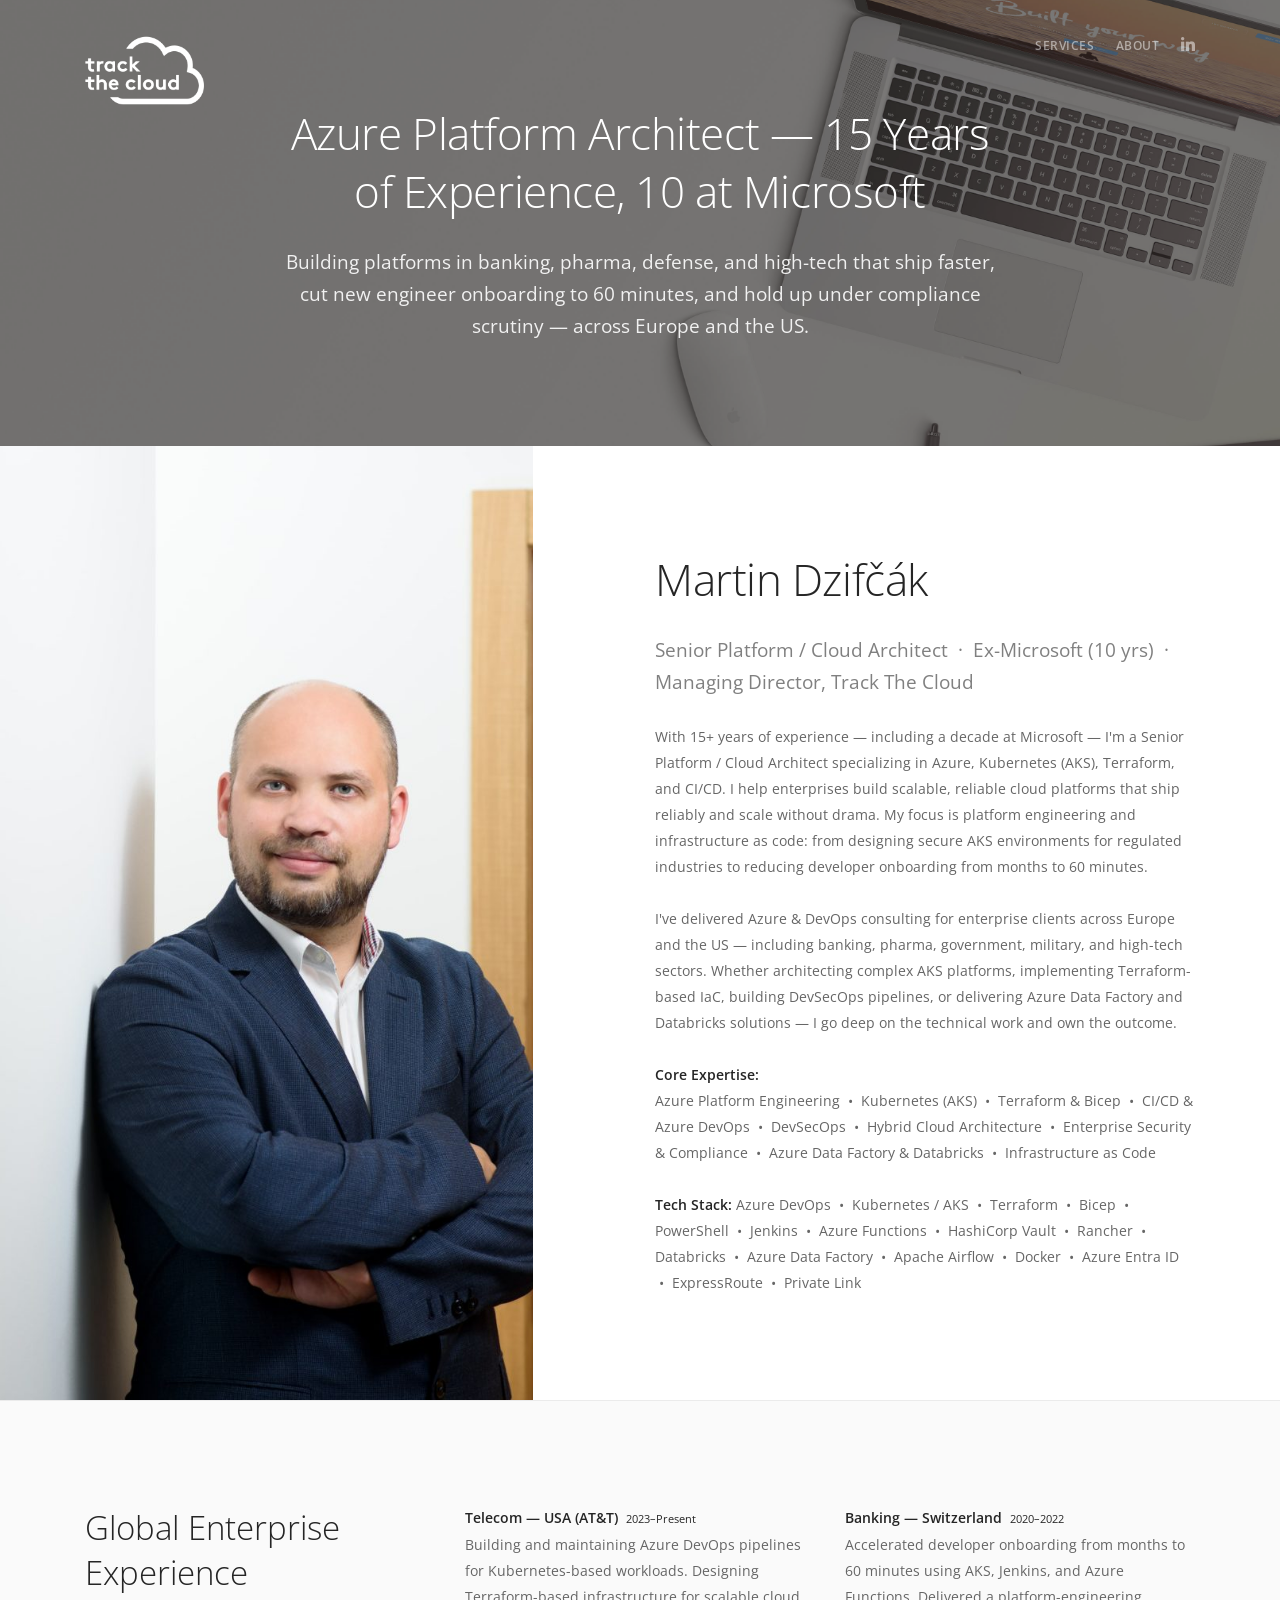
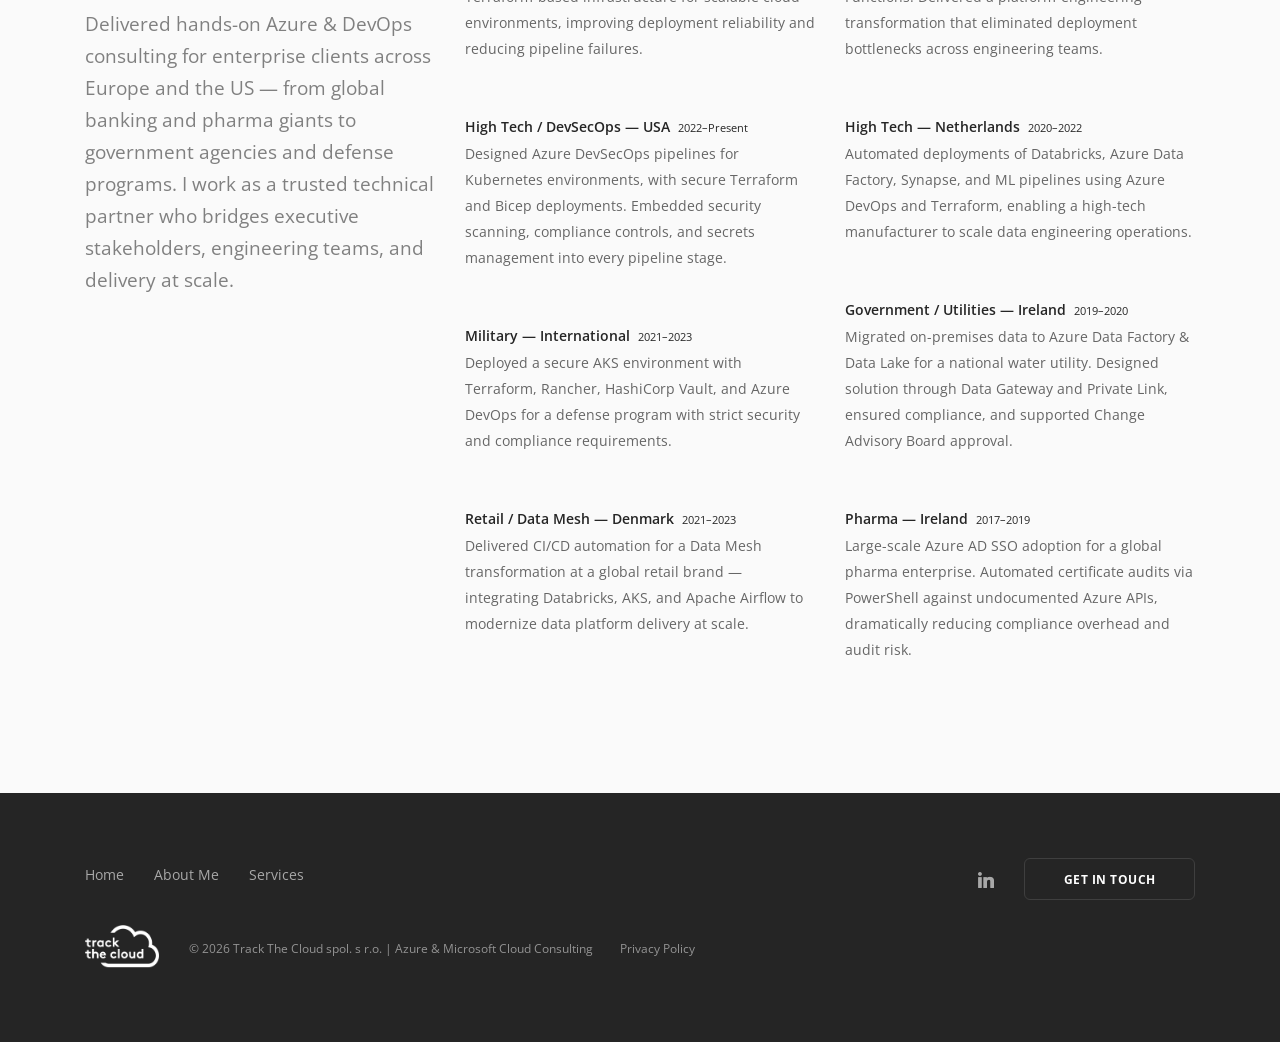
<file: about.html>
<!doctype html>
<html lang="en">
    <head>
        <meta charset="utf-8">
        <meta name="viewport" content="width=device-width, initial-scale=1.0">
        <title>Martin Dzifčák — Senior Platform / Cloud Architect | Azure | AKS | Terraform | Track The Cloud</title>
        <meta name="description" content="Meet Martin Dzifčák, Senior Platform / Cloud Architect with 15+ years of experience (10 at Microsoft). Expert in Azure, Kubernetes (AKS), Terraform, CI/CD, and DevSecOps. Delivering scalable cloud platforms for enterprises across Europe and the US.">
        <meta name="keywords" content="Martin Dzifčák, Azure architect, AKS, Kubernetes, Terraform, CI/CD, DevSecOps, Platform Engineering, Azure DevOps, Infrastructure as Code, cloud consulting, Microsoft certified">
        <meta name="robots" content="index, follow, max-image-preview:large, max-snippet:-1, max-video-preview:-1">
        <link rel="canonical" href="https://trackthecloud.com/about.html">
        <meta name="language" content="English">
        <meta name="author" content="OVVA Web Solutions - https://ovva.sk">
        <!-- Favicon -->
        <link rel="icon" type="image/svg+xml" href="favicon.svg">
        <link href="css/stack-interface.css" rel="stylesheet" type="text/css" media="all">
        <link href="css/socicon.css" rel="stylesheet" type="text/css" media="all" />
        <link href="css/bootstrap.css" rel="stylesheet" type="text/css" media="all" />
        <link href="css/theme.css" rel="stylesheet" type="text/css" media="all" />
        <link rel="dns-prefetch" href="//fonts.googleapis.com">
        <link href="https://fonts.googleapis.com/css?family=Open+Sans:200,300,400,400i,500,600,700" rel="stylesheet">
    </head>
    <body data-smooth-scroll-offset="77">
        <div class="nav-container">
            <div>
                <div class="bar bar--sm visible-xs">
                    <div class="container">
                        <div class="row">
                            <div class="col-3 col-md-2">
                                <a href="index.html"> <img class="logo logo-dark" alt="Track The Cloud logo" src="img/logo-dark.png"> <img class="logo logo-light" alt="Track The Cloud logo" src="img/logo-light.png"> </a>
                            </div>
                            <div class="col-9 col-md-10 text-right">
                                <a href="#" class="hamburger-toggle" data-toggle-class="#menu1;hidden-xs hidden-sm"> <i class="icon icon--sm stack-interface stack-menu"></i> </a>
                            </div>
                        </div>
                    </div>
                </div>
                <nav id="menu1" class="bar bar-1 hidden-xs bar--transparent bar--absolute">
                    <div class="container">
                        <div class="row">
                            <div class="col-lg-1 col-md-2 hidden-xs">
                                <div class="bar__module">
                                    <a href="index.html"> <img class="logo logo-light" alt="Track The Cloud logo" src="img/logo-dark.png"> <img class="logo logo-dark" alt="Track The Cloud logo" src="img/logo-light.png"> </a>
                                </div>
                            </div>
                            <div class="col-lg-11 col-md-12 text-right text-left-xs text-left-sm">
                                <div class="bar__module">
                                    <ul class="menu-horizontal text-left">
                                        <li> <a href="services.html">Services</a> </li>
                                        <li> <a href="about.html">About</a> </li>
                                        <li><a href="https://www.linkedin.com/in/martin-d123/" target="_blank" rel="noopener noreferrer" aria-label="Follow on LinkedIn"><i class="socicon socicon-linkedin icon icon--xs"></i></a></li>
                                    </ul>
                                </div>
                            </div>
                        </div>
                    </div>
                </nav>
            </div>
        </div>
        <div class="main-container">
            <section class="text-center imagebg" data-overlay="6">
                <div class="background-image-holder"> <img alt="Azure cloud consulting background" src="img/promo-1.jpg"> </div>
                <div class="container">
                    <div class="row">
                        <div class="col-md-10 col-lg-8">
                            <h1>Azure Platform Architect — 15 Years of Experience, 10 at Microsoft</h1>
                            <p class="lead">Building platforms in banking, pharma, defense, and high-tech that ship faster, cut new engineer onboarding to 60 minutes, and hold up under compliance scrutiny — across Europe and the US.</p>
                        </div>
                    </div>
                </div>
            </section>
            <section class="imageblock switchable feature-large">
                <div class="imageblock__content col-lg-5 col-md-4 pos-right">
                    <div class="background-image-holder"> <img alt="Martin Dzifčák - Azure Consulting Architect" src="img/profile-foto_martin-dzifcak.jpg"> </div>
                </div>
                <div class="container">
                    <div class="row">
                        <div class="col-lg-6 col-md-7">
                            <h1>Martin Dzifčák</h1>
                            <p class="lead">Senior Platform / Cloud Architect &nbsp;&middot;&nbsp; Ex-Microsoft (10 yrs) &nbsp;&middot;&nbsp; Managing Director, Track The Cloud</p>
                            <p>With 15+ years of experience — including a decade at Microsoft — I'm a Senior Platform / Cloud Architect specializing in Azure, Kubernetes (AKS), Terraform, and CI/CD. I help enterprises build scalable, reliable cloud platforms that ship reliably and scale without drama. My focus is platform engineering and infrastructure as code: from designing secure AKS environments for regulated industries to reducing developer onboarding from months to 60 minutes.</p>
                            <p>I've delivered Azure & DevOps consulting for enterprise clients across Europe and the US — including banking, pharma, government, military, and high-tech sectors. Whether architecting complex AKS platforms, implementing Terraform-based IaC, building DevSecOps pipelines, or delivering Azure Data Factory and Databricks solutions — I go deep on the technical work and own the outcome.</p>
                            <p>
                                <strong>Core Expertise:</strong><br>
                                Azure Platform Engineering &nbsp;&bull;&nbsp; Kubernetes (AKS) &nbsp;&bull;&nbsp; Terraform &amp; Bicep &nbsp;&bull;&nbsp; CI/CD &amp; Azure DevOps &nbsp;&bull;&nbsp; DevSecOps &nbsp;&bull;&nbsp; Hybrid Cloud Architecture &nbsp;&bull;&nbsp; Enterprise Security &amp; Compliance &nbsp;&bull;&nbsp; Azure Data Factory &amp; Databricks &nbsp;&bull;&nbsp; Infrastructure as Code
                            </p>
                            <p>
                                <strong>Tech Stack:</strong> Azure DevOps &nbsp;&bull;&nbsp; Kubernetes / AKS &nbsp;&bull;&nbsp; Terraform &nbsp;&bull;&nbsp; Bicep &nbsp;&bull;&nbsp; PowerShell &nbsp;&bull;&nbsp; Jenkins &nbsp;&bull;&nbsp; Azure Functions &nbsp;&bull;&nbsp; HashiCorp Vault &nbsp;&bull;&nbsp; Rancher &nbsp;&bull;&nbsp; Databricks &nbsp;&bull;&nbsp; Azure Data Factory &nbsp;&bull;&nbsp; Apache Airflow &nbsp;&bull;&nbsp; Docker &nbsp;&bull;&nbsp; Azure Entra ID &nbsp;&bull;&nbsp; ExpressRoute &nbsp;&bull;&nbsp; Private Link
                            </p>
                        </div>
                    </div>
                </div>
            </section>
            <section class="bg--secondary">
                <div class="container">
                    <div class="row">
                        <div class="col-lg-4">
                            <div class="text-block">
                                <h2>Global Enterprise Experience</h2>
                                <p class="lead">Delivered hands-on Azure & DevOps consulting for enterprise clients across Europe and the US — from global banking and pharma giants to government agencies and defense programs. I work as a trusted technical partner who bridges executive stakeholders, engineering teams, and delivery at scale.</p>
                            </div>
                        </div>
                        <div class="col-lg-4">
                            <div class="text-block">
                                <h5><strong>Telecom &mdash; USA (AT&amp;T) &nbsp;<small>2023&ndash;Present</small></strong></h5>
                                <p>Building and maintaining Azure DevOps pipelines for Kubernetes-based workloads. Designing Terraform-based infrastructure for scalable cloud environments, improving deployment reliability and reducing pipeline failures.</p>
                            </div>
                            <div class="text-block">
                                <h5><strong>High Tech / DevSecOps &mdash; USA &nbsp;<small>2022&ndash;Present</small></strong></h5>
                                <p>Designed Azure DevSecOps pipelines for Kubernetes environments, with secure Terraform and Bicep deployments. Embedded security scanning, compliance controls, and secrets management into every pipeline stage.</p>
                            </div>
                            <div class="text-block">
                                <h5><strong>Military &mdash; International &nbsp;<small>2021&ndash;2023</small></strong></h5>
                                <p>Deployed a secure AKS environment with Terraform, Rancher, HashiCorp Vault, and Azure DevOps for a defense program with strict security and compliance requirements.</p>
                            </div>
                            <div class="text-block">
                                <h5><strong>Retail / Data Mesh &mdash; Denmark &nbsp;<small>2021&ndash;2023</small></strong></h5>
                                <p>Delivered CI/CD automation for a Data Mesh transformation at a global retail brand — integrating Databricks, AKS, and Apache Airflow to modernize data platform delivery at scale.</p>
                            </div>
                        </div>
                        <div class="col-lg-4">
                            <div class="text-block">
                                <h5><strong>Banking &mdash; Switzerland &nbsp;<small>2020&ndash;2022</small></strong></h5>
                                <p>Accelerated developer onboarding from months to 60 minutes using AKS, Jenkins, and Azure Functions. Delivered a platform-engineering transformation that eliminated deployment bottlenecks across engineering teams.</p>
                            </div>
                            <div class="text-block">
                                <h5><strong>High Tech &mdash; Netherlands &nbsp;<small>2020&ndash;2022</small></strong></h5>
                                <p>Automated deployments of Databricks, Azure Data Factory, Synapse, and ML pipelines using Azure DevOps and Terraform, enabling a high-tech manufacturer to scale data engineering operations.</p>
                            </div>
                            <div class="text-block">
                                <h5><strong>Government / Utilities &mdash; Ireland &nbsp;<small>2019&ndash;2020</small></strong></h5>
                                <p>Migrated on-premises data to Azure Data Factory &amp; Data Lake for a national water utility. Designed solution through Data Gateway and Private Link, ensured compliance, and supported Change Advisory Board approval.</p>
                            </div>
                            <div class="text-block">
                                <h5><strong>Pharma &mdash; Ireland &nbsp;<small>2017&ndash;2019</small></strong></h5>
                                <p>Large-scale Azure AD SSO adoption for a global pharma enterprise. Automated certificate audits via PowerShell against undocumented Azure APIs, dramatically reducing compliance overhead and audit risk.</p>
                            </div>
                        </div>
                    </div>
                </div>
            </section>
            <footer class="space--sm footer-1 text-center-xs bg--dark">
                <div class="container">
                    <div class="row">
                        <div class="col-sm-6">
                            <ul class="list-inline list--hover">
                                <li> <a href="/"><span>Home</span></a> </li>
                                <li> <a href="about.html"><span>About Me</span></a> </li>
                                <li> <a href="services.html"><span>Services</span></a> </li>
                            </ul>
                        </div>
                        <div class="col-sm-6 text-right text-center-xs">
                            <ul class="social-list list-inline list--hover">
                                <li><a href="https://www.linkedin.com/in/martin-d123/" target="_blank" rel="noopener noreferrer" aria-label="Follow on LinkedIn"><i class="socicon socicon-linkedin icon icon--xs"></i></a></li>
                            </ul>
                            <a href="https://www.linkedin.com/in/martin-d123/" class="btn type--uppercase"> <span class="btn__text">Get In Touch</span> </a>
                        </div>
                    </div>
                    <div class="row">
                        <div class="col-sm-12"> <img alt="Track The Cloud logo" class="logo" src="img/logo-dark.png"> 
                            <span class="type--fine-print">© <span class="update-year"></span> Track The Cloud spol. s r.o. | Azure & Microsoft Cloud Consulting</span> 
                            <a class="type--fine-print" href="privacy-policy.html">Privacy Policy</a> </div>
                    </div>
                </div>
            </footer>
        </div>
        <a class="back-to-top inner-link" href="#start" data-scroll-class="100vh:active"><i class="stack-interface stack-up-open-big"></i></a>
        <script src="js/jquery-3.1.1.min.js"></script>
        <script src="js/parallax.js"></script>
        <script src="js/smooth-scroll.min.js"></script>
        <script src="js/scripts.js"></script>

    </body>

</html>
</file>
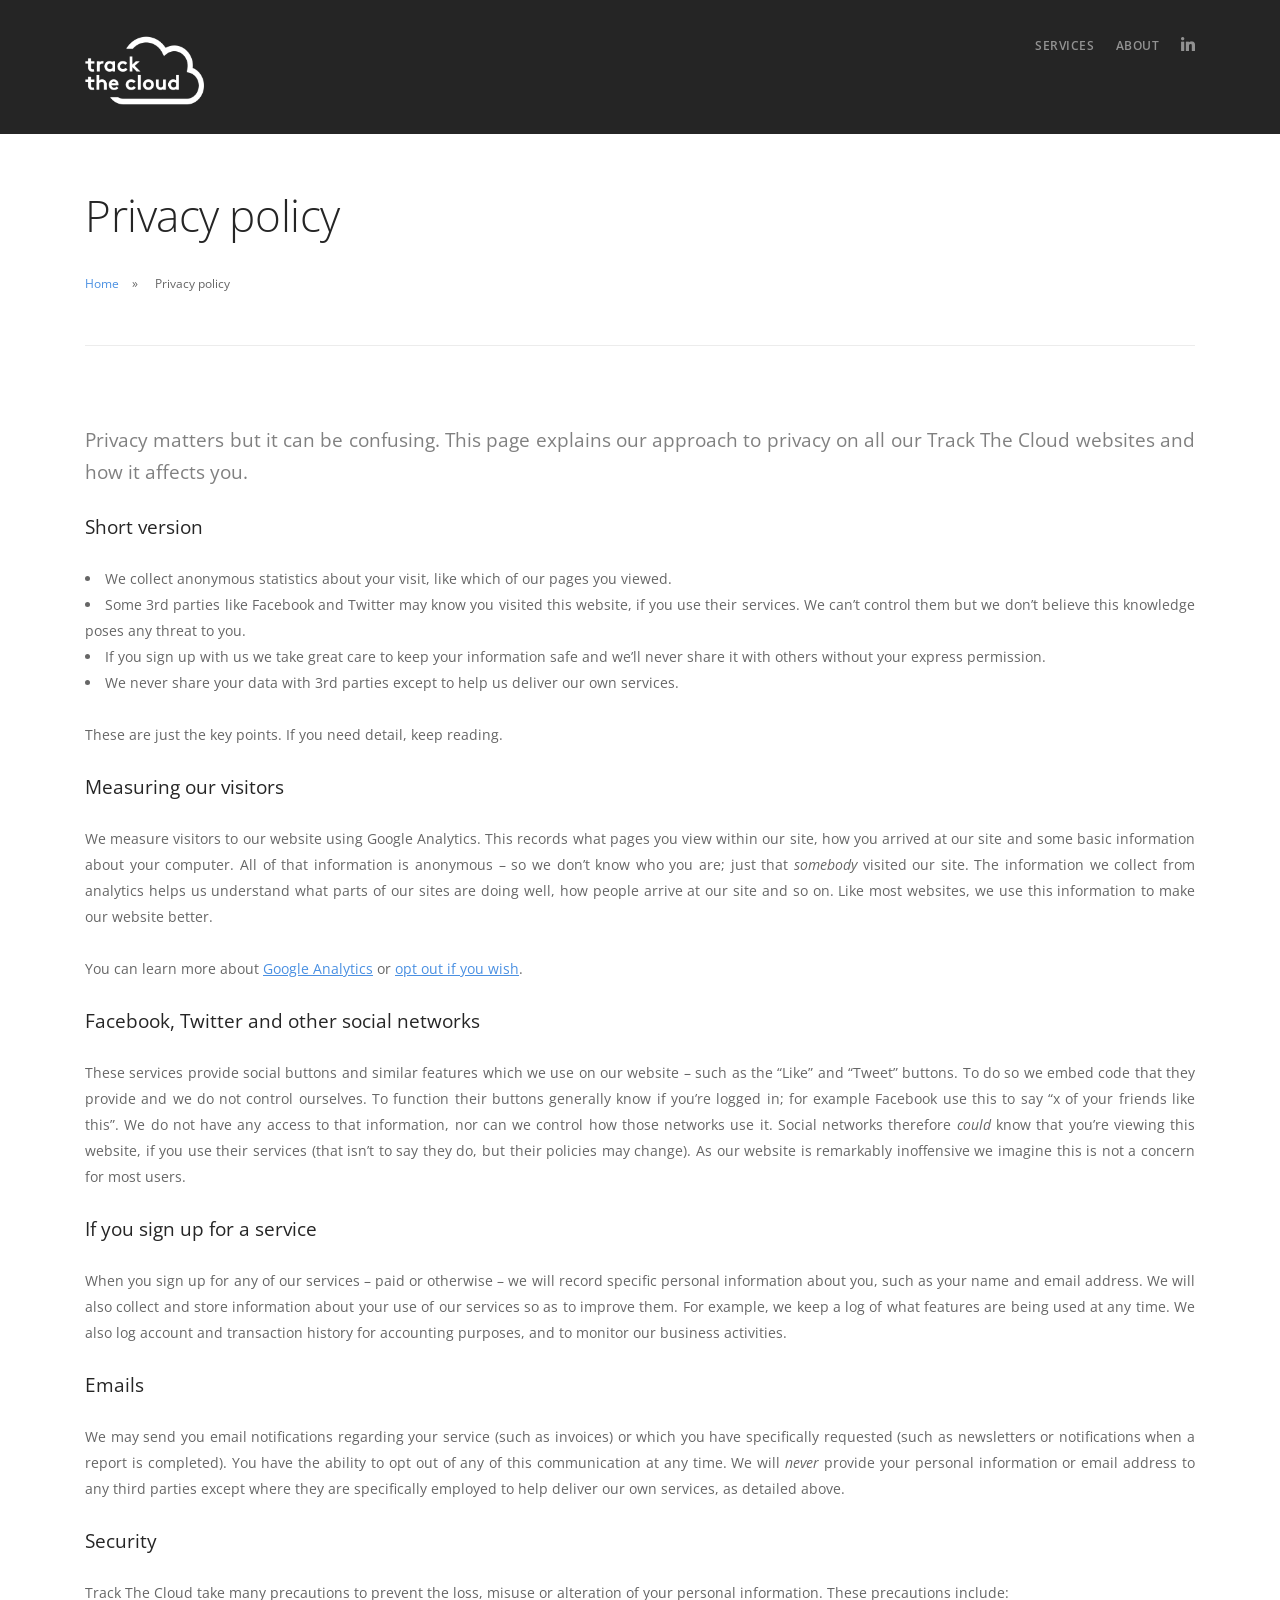
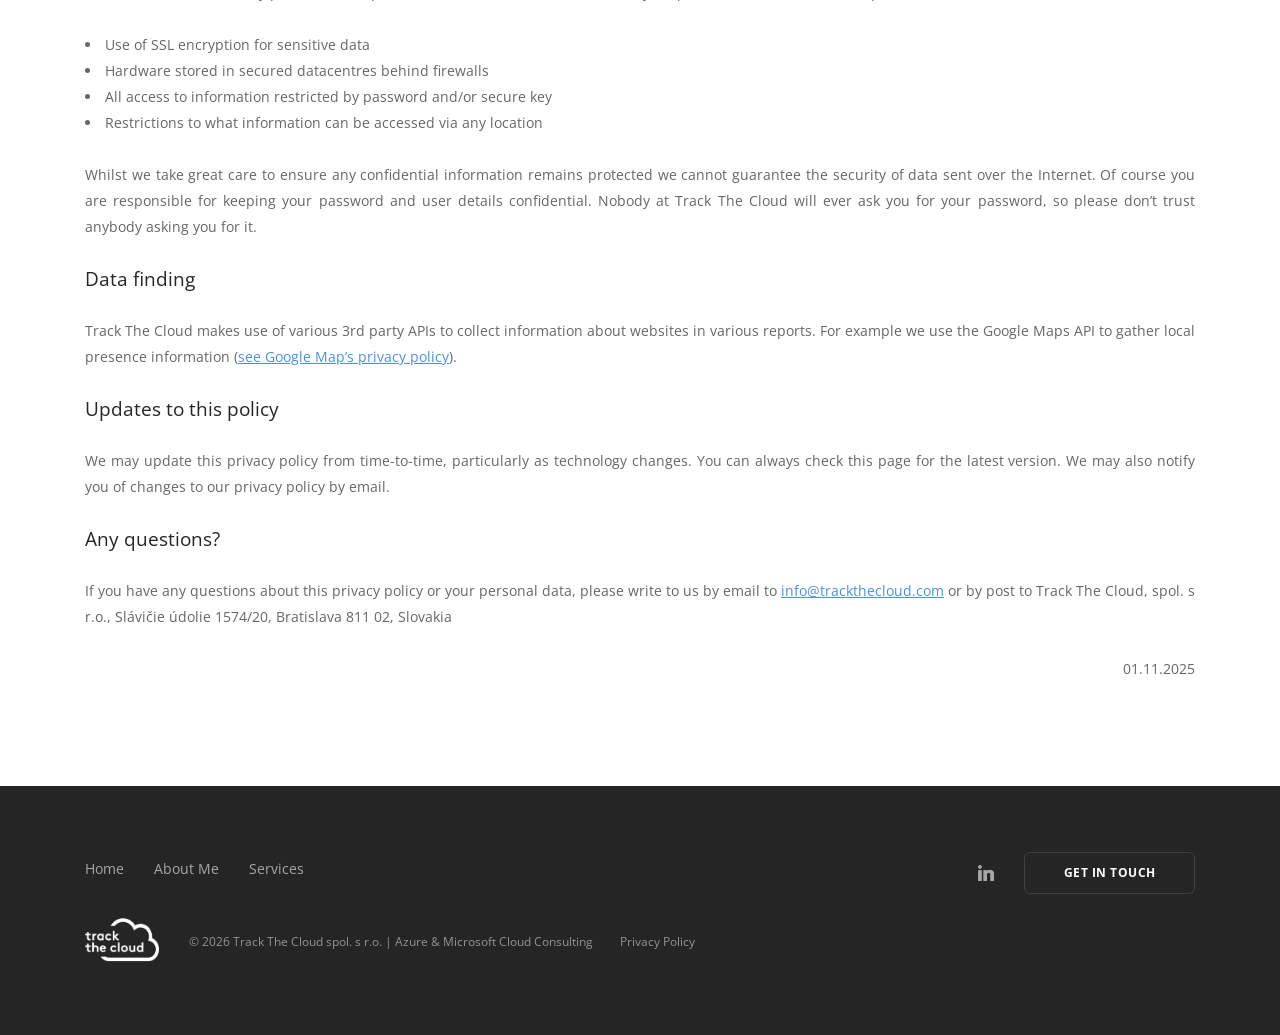
<file: privacy-policy.html>
<!doctype html>
<html lang="en">
    <head>
        <meta charset="utf-8">
        <meta name="viewport" content="width=device-width, initial-scale=1.0">
        <title>Privacy policy - Azure Consulting Architect | Track The Cloud</title>
        <meta name="description" content="Meet Martin Dzifčák, Independent Microsoft Consulting Architect with 15+ years of cloud expertise. Specializing in Azure architecture, hybrid infrastructure, and enterprise automation for global organizations.">
        <meta name="keywords" content="Martin Dzifčák, Azure architect, cloud consulting, Microsoft certified, hybrid cloud expert, infrastructure design, PowerShell automation">
        <meta name="robots" content="index, follow, max-image-preview:large, max-snippet:-1, max-video-preview:-1">
        <link rel="canonical" href="https://trackthecloud.com/about.html">
        <meta name="language" content="English">
        <meta name="author" content="OVVA Web Solutions - https://ovva.sk">
        <!-- Favicon -->
        <link rel="icon" type="image/svg+xml" href="favicon.svg">
        <link href="css/stack-interface.css" rel="stylesheet" type="text/css" media="all">
        <link href="css/socicon.css" rel="stylesheet" type="text/css" media="all" />
        <link href="css/bootstrap.css" rel="stylesheet" type="text/css" media="all" />
        <link href="css/theme.css" rel="stylesheet" type="text/css" media="all" />
        <link rel="dns-prefetch" href="//fonts.googleapis.com">
        <link href="https://fonts.googleapis.com/css?family=Open+Sans:200,300,400,400i,500,600,700" rel="stylesheet">
    </head>
    <body data-smooth-scroll-offset="77">
        <a id="start"></a>
        <div class="nav-container">
            <div>
                <div class="bar bar--sm visible-xs">
                    <div class="container">
                        <div class="row">
                            <div class="col-3 col-md-2">
                                <a href="index.html"> <img class="logo logo-dark" alt="Track The Cloud logo" src="img/logo-dark.png"> <img class="logo logo-light" alt="Track The Cloud logo" src="img/logo-light.png"> </a>
                            </div>
                            <div class="col-9 col-md-10 text-right">
                                <a href="#" class="hamburger-toggle" data-toggle-class="#menu1;hidden-xs hidden-sm"> <i class="icon icon--sm stack-interface stack-menu"></i> </a>
                            </div>
                        </div>
                    </div>
                </div>
                <nav id="menu1" class="bar bar-1 hidden-xs bg--dark">
                    <div class="container">
                        <div class="row">
                            <div class="col-lg-1 col-md-2 hidden-xs">
                                <div class="bar__module">
                                    <a href="index.html"> <img class="logo logo-light" alt="Track The Cloud logo" src="img/logo-dark.png"> <img class="logo logo-dark" alt="Track The Cloud logo" src="img/logo-light.png"> </a>
                                </div>
                            </div>
                            <div class="col-lg-11 col-md-12 text-right text-left-xs text-left-sm">
                                <div class="bar__module">
                                    <ul class="menu-horizontal text-left">
                                        <li> <a href="services.html">Services</a> </li>
                                        <li> <a href="about.html">About</a> </li>
                                        <li><a href="https://www.linkedin.com/in/martin-d123/" target="_blank" rel="noopener noreferrer" aria-label="Follow on LinkedIn"><i class="socicon socicon-linkedin icon icon--xs"></i></a></li>
                                    </ul>
                                </div>
                            </div>
                        </div>
                    </div>
                </nav>
            </div>
        </div>
        <div class="main-container">
            <section class="space--xs">
                <div class="container">
                    <div class="row">
                        <div class="col-sm-12">
                            <h1>Privacy policy </h1>
                            <ol class="breadcrumbs">
                                <li><a href="/">Home</a></li>
                                <li>Privacy policy</li>
                            </ol>
                        <hr></div>
                    </div>
                </div>
            </section>
            <section>
                <div class="container">
                    <div class="row">
                        <div class="col-sm-12 col-md-12 text-justify">
                            <p class="lead">Privacy matters but it can be confusing. This page explains our approach to privacy on all our Track The Cloud websites and how it affects you.</p>
                            <h4>Short version</h4>
                            <ul class="bullets">
                                <li>We collect anonymous statistics about your visit, like which of our pages you viewed.</li>
                                <li>Some 3rd parties like Facebook and Twitter may know you visited this website, if you use their services. We can’t control them but we don’t believe this knowledge poses any threat to you.</li>
                                <li>If you sign up with us we take great care to keep your information safe and we’ll never share it with others without your express permission.</li>
                                <li>We never share your data with 3rd parties except to help us deliver our own services.</li>
                            </ul>
                            <p>These are just the key points. If you need detail, keep reading.</p>
                            <h4>Measuring our visitors</h4>
                            <p>We measure visitors to our website using Google Analytics. This records what pages you view within our site, how you arrived at our site and some basic information about your computer. 
                                All of that information is anonymous – so we don’t know who you are; just that <em>somebody </em>visited our site.
                                The information we collect from analytics helps us understand what parts of our sites are doing well, how people arrive at our site and so on. 
                                Like most websites, we use this information to make our website better.</p>
                            <p>You can learn more about <a title="Google Analytics' privacy policy" href="http://www.google.com/analytics/learn/privacy.html" target="_blank">Google Analytics</a> 
                                or <a title="How to opt out of google analytics" href="https://tools.google.com/dlpage/gaoptout" target="_blank">opt out if you wish</a>.</p>
                            <h4>Facebook, Twitter and other social networks</h4>
                            <p>These services provide social buttons and similar features which we use on our website – such as the “Like” and “Tweet” buttons.
                                To do so we embed code that they provide and we do not control ourselves. To function their buttons generally know if you’re logged in; 
                                for example Facebook use this to say “x of your friends like this”. We do not have any access to that information, nor can we control how those networks use it.
                                Social networks therefore <em>could </em>know that you’re viewing this website, if you use their services (that isn’t to say they do, but their policies may 
                                change). As our website is remarkably inoffensive we imagine this is not a concern for most users.</p>
                            <h4>If you sign up for a service</h4>
                            <p>When you sign up for any of our services – paid or otherwise – we will record specific personal information about you, such as your name and email address.
                                We will also collect and store information about your use of our services so as to improve them. For example, we keep a log of what features are being used
                                at any time. We also log account and transaction history for accounting purposes, and to monitor our business activities.</p>
                            <h4>Emails</h4>
                            <p>We may send you email notifications regarding your service (such as invoices) or which you have specifically requested (such as newsletters 
                                or notifications when a report is completed). You have the ability to opt out of any of this communication at any time.
                                We will <em>never </em>provide your personal information or email address to any third parties except where they are specifically employed 
                                to help deliver our own services, as detailed above.</p>
                            <h4>Security</h4>
                            <p>Track The Cloud take many precautions to prevent the loss, misuse or alteration of your personal information. These precautions include:</p>
                            <ul class="bullets">
                                <li>Use of SSL encryption for sensitive data</li>
                                <li>Hardware stored in secured datacentres behind firewalls</li>
                                <li>All access to information restricted by password and/or secure key</li>
                                <li>Restrictions to what information can be accessed via any location</li>
                            </ul>
                            <p>Whilst we take great care to ensure any confidential information remains protected we cannot guarantee the security of data sent over the Internet.
                                Of course you are responsible for keeping your password and user details confidential. Nobody at Track The Cloud will ever ask you for your password, 
                                so please don’t trust anybody asking you for it.</p>
                            <h4>Data finding</h4>
                            <p>Track The Cloud makes use of various 3rd party APIs to collect information about websites in various reports. For example we use the Google Maps API to gather local presence information (<a href="http://www.google.com/privacy.html">see Google Map’s privacy policy</a>).</p>
                            <h4>Updates to this policy</h4>
                            <p>We may update this privacy policy from time-to-time, particularly as technology changes. You can always check this page for the latest version. We may also notify you of changes to our privacy policy by email.</p>
                            <h4>Any questions?</h4>
                            <p>If you have any questions about this privacy policy or your personal data, please write to us by email to <a href="mailto:info@trackthecloud.com">info@trackthecloud.com</a> or by post to Track The Cloud, spol. s r.o., Slávičie údolie 1574/20, Bratislava 811 02, Slovakia</p>
                            <p class="text-right">01.11.2025</p>
                        </div>
                    </div>
                </div>
            </section>
            <footer class="space--sm footer-1 text-center-xs bg--dark">
                <div class="container">
                    <div class="row">
                        <div class="col-sm-6">
                            <ul class="list-inline list--hover">
                                <li> <a href="/"><span>Home</span></a> </li>
                                <li> <a href="about.html"><span>About Me</span></a> </li>
                                <li> <a href="services.html"><span>Services</span></a> </li>
                            </ul>
                        </div>
                        <div class="col-sm-6 text-right text-center-xs">
                            <ul class="social-list list-inline list--hover">
                                <li><a href="https://www.linkedin.com/in/martin-d123/" target="_blank" rel="noopener noreferrer" aria-label="Follow on LinkedIn"><i class="socicon socicon-linkedin icon icon--xs"></i></a></li>
                            </ul>
                            <a href="https://www.linkedin.com/in/martin-d123/" class="btn type--uppercase"> <span class="btn__text">Get In Touch</span> </a>
                        </div>
                    </div>
                    <div class="row">
                        <div class="col-sm-12"> <img alt="Track The Cloud logo" class="logo" src="img/logo-dark.png"> 
                            <span class="type--fine-print">© <span class="update-year"></span> Track The Cloud spol. s r.o. | Azure & Microsoft Cloud Consulting</span> 
                            <a class="type--fine-print" href="privacy-policy.html">Privacy Policy</a> </div>
                    </div>
                </div>
            </footer>
        </div>
        <a class="back-to-top inner-link" href="#start" data-scroll-class="100vh:active"><i class="stack-interface stack-up-open-big"></i></a>
        <script src="js/jquery-3.1.1.min.js"></script>
        <script src="js/parallax.js"></script>
        <script src="js/granim.min.js"></script>
        <script src="js/smooth-scroll.min.js"></script>
        <script src="js/scripts.js"></script>
    </body>
</html>
</file>
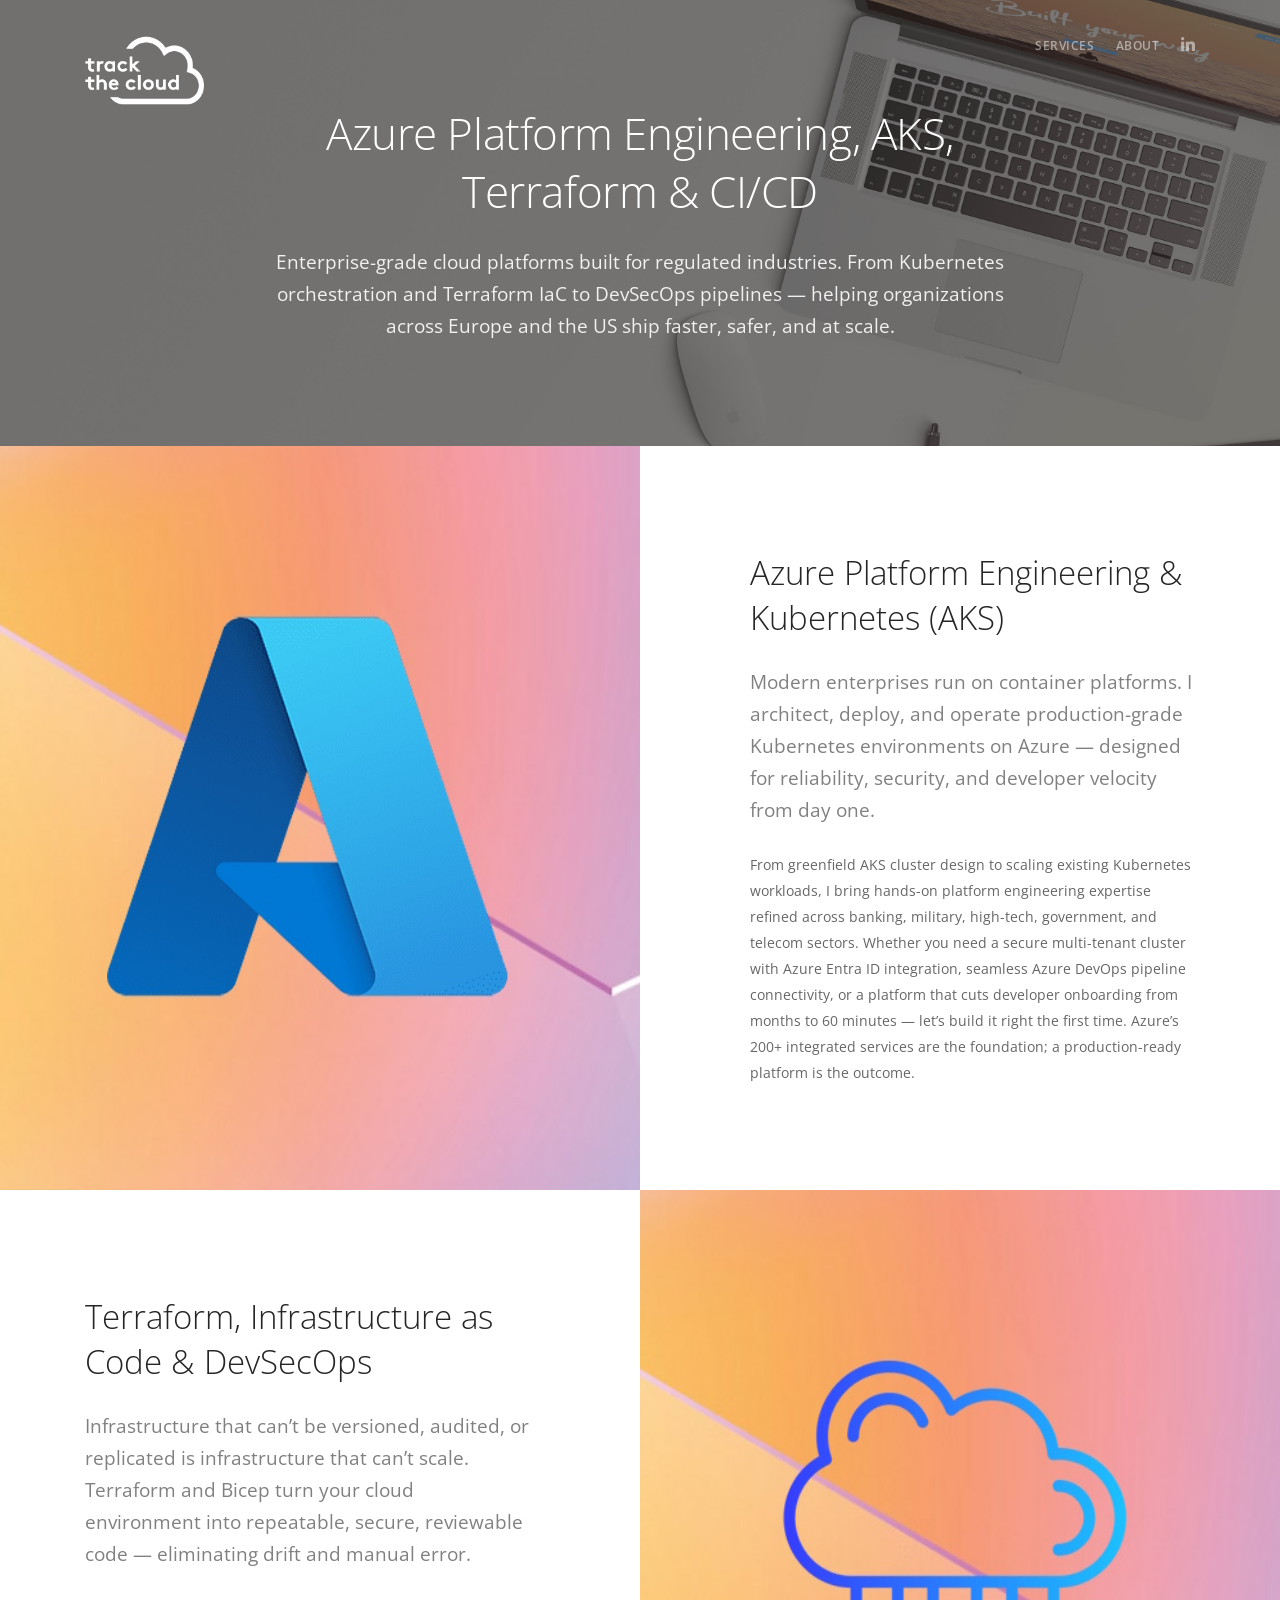
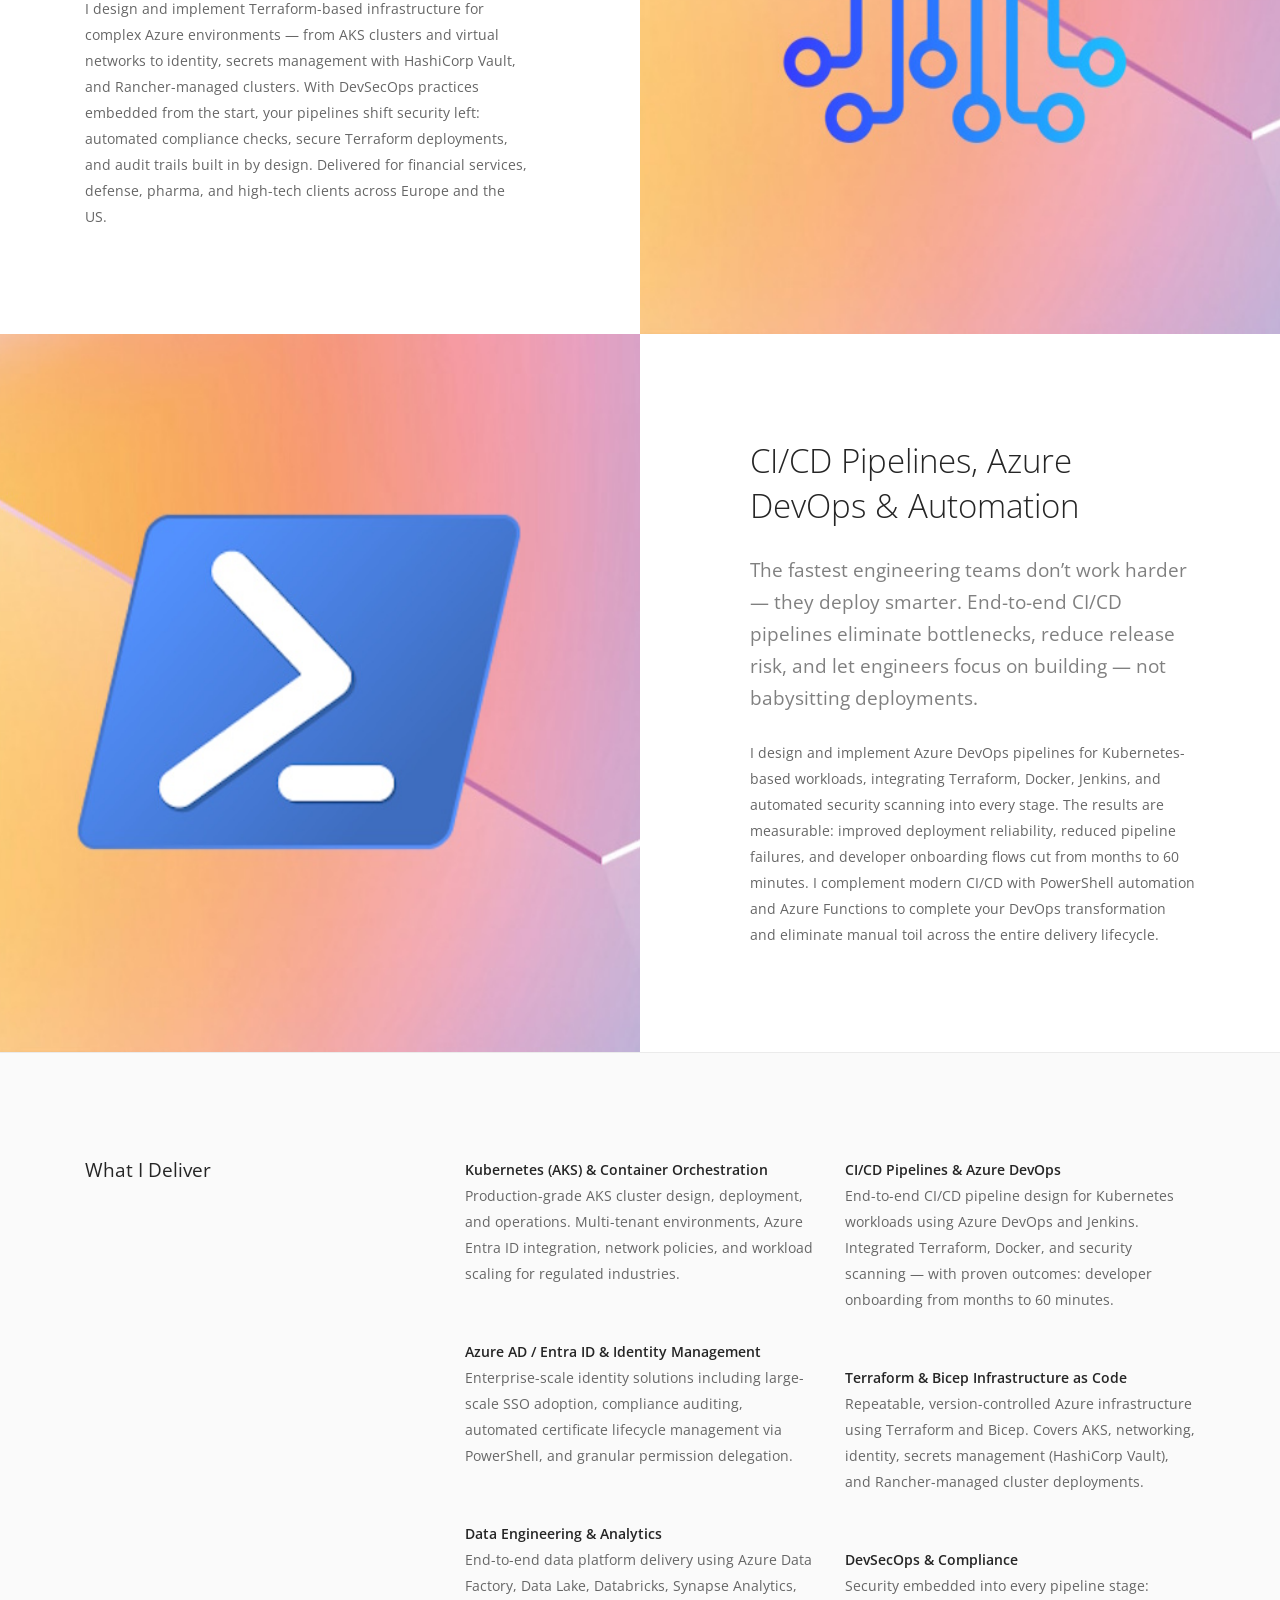
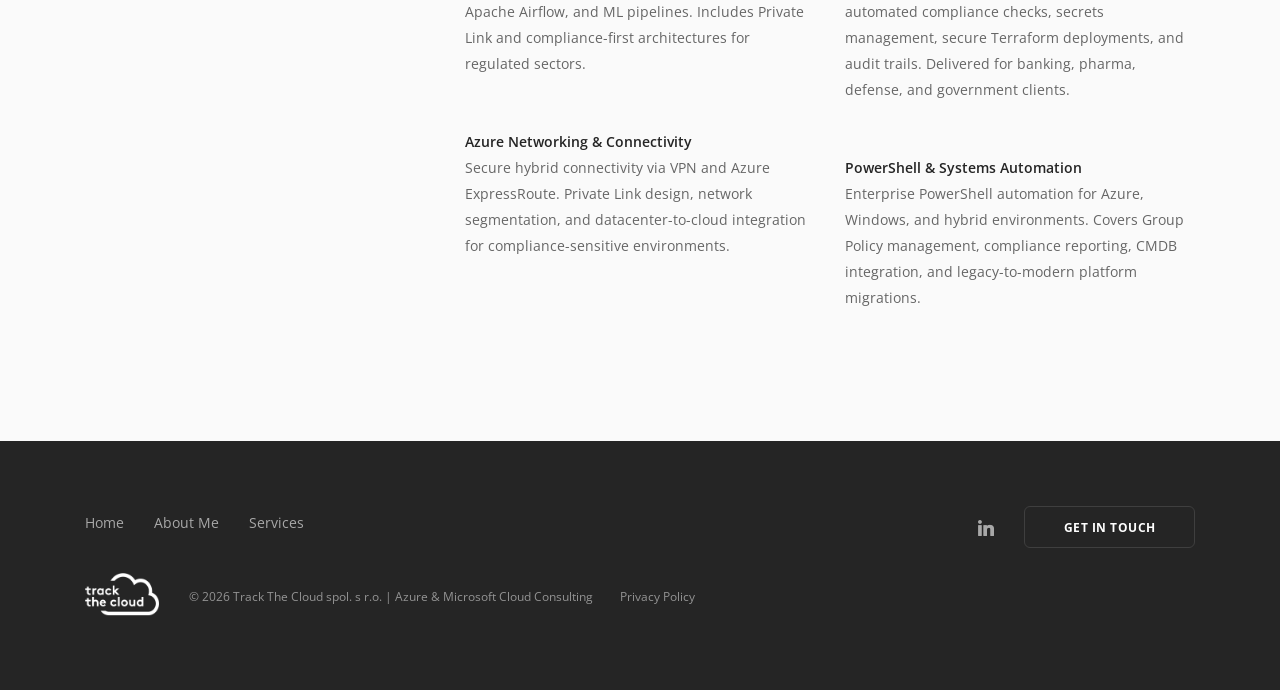
<file: services.html>
<!doctype html>
<html lang="en">
    <head>
        <meta charset="utf-8">
        <meta name="viewport" content="width=device-width, initial-scale=1.0">
        <title>Azure Platform Engineering, AKS, Terraform & CI/CD Consulting | Track The Cloud</title>
        <meta name="description" content="Enterprise cloud platform services: Kubernetes (AKS), Terraform Infrastructure as Code, CI/CD pipelines, Azure DevOps, and DevSecOps. Senior Cloud Architect with 15+ years experience serving regulated industries across Europe and the US.">
        <meta name="keywords" content="Azure platform engineering, Kubernetes AKS consulting, Terraform Infrastructure as Code, CI/CD pipelines, Azure DevOps, DevSecOps, cloud architect, Azure Data Factory, Databricks">
        <meta name="robots" content="index, follow, max-image-preview:large, max-snippet:-1, max-video-preview:-1">
        <link rel="canonical" href="https://trackthecloud.com/services.html">
        <meta name="language" content="English">
        <meta name="author" content="OVVA Web Solutions - https://ovva.sk">
        <!-- Favicon -->
        <link rel="icon" type="image/svg+xml" href="favicon.svg">
        <link href="css/stack-interface.css" rel="stylesheet" type="text/css" media="all">
        <link href="css/socicon.css" rel="stylesheet" type="text/css" media="all" />
        <link href="css/bootstrap.css" rel="stylesheet" type="text/css" media="all" />
        <link href="css/theme.css" rel="stylesheet" type="text/css" media="all" />
        <link rel="dns-prefetch" href="//fonts.googleapis.com">
        <link href="https://fonts.googleapis.com/css?family=Open+Sans:200,300,400,400i,500,600,700" rel="stylesheet">
    </head>
    <body data-smooth-scroll-offset="77">
        <a id="start"></a>
        <div class="nav-container">
            <div>
                <div class="bar bar--sm visible-xs">
                    <div class="container">
                        <div class="row">
                            <div class="col-3 col-md-2">
                                <a href="index.html"> <img class="logo logo-dark" alt="Track The Cloud logo" src="img/logo-dark.png"> <img class="logo logo-light" alt="Track The Cloud logo" src="img/logo-light.png"> </a>
                            </div>
                            <div class="col-9 col-md-10 text-right">
                                <a href="#" class="hamburger-toggle" data-toggle-class="#menu1;hidden-xs hidden-sm"> <i class="icon icon--sm stack-interface stack-menu"></i> </a>
                            </div>
                        </div>
                    </div>
                </div>
                <nav id="menu1" class="bar bar-1 hidden-xs bar--transparent bar--absolute">
                    <div class="container">
                        <div class="row">
                            <div class="col-lg-1 col-md-2 hidden-xs">
                                <div class="bar__module">
                                    <a href="index.html"> <img class="logo logo-light" alt="Track The Cloud logo" src="img/logo-dark.png"> <img class="logo logo-dark" alt="Track The Cloud logo" src="img/logo-light.png"> </a>
                                </div>
                            </div>
                            <div class="col-lg-11 col-md-12 text-right text-left-xs text-left-sm">
                                <div class="bar__module">
                                    <ul class="menu-horizontal text-left">
                                        <li> <a href="services.html">Services</a> </li>
                                        <li> <a href="about.html">About</a> </li>
                                        <li><a href="https://www.linkedin.com/in/martin-d123/" target="_blank" rel="noopener noreferrer" aria-label="Follow on LinkedIn"><i class="socicon socicon-linkedin icon icon--xs"></i></a></li>
                                    </ul>
                                </div>
                            </div>
                        </div>
                    </div>
                </nav>
            </div>
        </div>
        <div class="main-container">
            <section class="text-center imagebg" data-overlay="6">
                <div class="background-image-holder"> <img alt="Azure cloud consulting background" src="img/promo-1.jpg"> </div>
                <div class="container">
                    <div class="row">
                        <div class="col-md-10 col-lg-8">
                            <h1>Azure Platform Engineering, AKS, Terraform & CI/CD</h1>
                            <p class="lead">Enterprise-grade cloud platforms built for regulated industries. From Kubernetes orchestration and Terraform IaC to DevSecOps pipelines — helping organizations across Europe and the US ship faster, safer, and at scale.</p>
                        </div>
                    </div>
                </div>
            </section>
            <a id="azure"></a>
            <section class="imageblock switchable feature-large">
                <div class="imageblock__content col-lg-6 col-md-4 pos-right">
                    <div class="background-image-holder"> <img alt="Microsoft Azure cloud platform" src="img/AzureBg1.jpg"> </div>
                </div>
                <div class="container">
                    <div class="row">
                        <div class="col-lg-5 col-md-7">
                            <h2>Azure Platform Engineering & Kubernetes (AKS)</h2>
                            <p class="lead">Modern enterprises run on container platforms. I architect, deploy, and operate production-grade Kubernetes environments on Azure — designed for reliability, security, and developer velocity from day one.</p>
                            <p>From greenfield AKS cluster design to scaling existing Kubernetes workloads, I bring hands-on platform engineering expertise refined across banking, military, high-tech, government, and telecom sectors. Whether you need a secure multi-tenant cluster with Azure Entra ID integration, seamless Azure DevOps pipeline connectivity, or a platform that cuts developer onboarding from months to 60 minutes — let’s build it right the first time. Azure’s 200+ integrated services are the foundation; a production-ready platform is the outcome.</p>
                        </div>
                    </div>
                </div>
            </section>
            <a id="cloud"></a>
            <section class="imageblock switchable feature-large switchable--switch">
                <div class="imageblock__content col-lg-6 col-md-4 pos-right">
                    <div class="background-image-holder"> <img alt="Hybrid cloud and on-premises infrastructure" src="img/AzureBg2.jpg"> </div>
                </div>
                <div class="container">
                    <div class="row">
                        <div class="col-lg-5 col-md-7">
                            <h2>Terraform, Infrastructure as Code & DevSecOps</h2>
                            <p class="lead">Infrastructure that can’t be versioned, audited, or replicated is infrastructure that can’t scale. Terraform and Bicep turn your cloud environment into repeatable, secure, reviewable code — eliminating drift and manual error.</p>
                            <p>I design and implement Terraform-based infrastructure for complex Azure environments — from AKS clusters and virtual networks to identity, secrets management with HashiCorp Vault, and Rancher-managed clusters. With DevSecOps practices embedded from the start, your pipelines shift security left: automated compliance checks, secure Terraform deployments, and audit trails built in by design. Delivered for financial services, defense, pharma, and high-tech clients across Europe and the US.</p>
                        </div>
                    </div>
                </div>
            </section>
            <a id="pwrsh"></a>
            <section class="imageblock switchable feature-large">
                <div class="imageblock__content col-lg-6 col-md-4 pos-right">
                    <div class="background-image-holder"> <img alt="PowerShell automation and scripting" src="img/PowerShellBg.jpg"> </div>
                </div>
                <div class="container">
                    <div class="row">
                        <div class="col-lg-5 col-md-7">
                            <h2>CI/CD Pipelines, Azure DevOps & Automation</h2>
                            <p class="lead">The fastest engineering teams don’t work harder — they deploy smarter. End-to-end CI/CD pipelines eliminate bottlenecks, reduce release risk, and let engineers focus on building — not babysitting deployments.</p>
                            <p>I design and implement Azure DevOps pipelines for Kubernetes-based workloads, integrating Terraform, Docker, Jenkins, and automated security scanning into every stage. The results are measurable: improved deployment reliability, reduced pipeline failures, and developer onboarding flows cut from months to 60 minutes. I complement modern CI/CD with PowerShell automation and Azure Functions to complete your DevOps transformation and eliminate manual toil across the entire delivery lifecycle.</p>
                        </div>
                    </div>
                </div>
            </section>
            <section class="bg--secondary">
                <div class="container">
                    <div class="row">
                        <div class="col-lg-4">
                            <div class="text-block">
                                <h4>What I Deliver</h4>
                            </div>
                        </div>
                        <div class="col-lg-4">
                            <div class="text-block">
                                <h5><strong>Kubernetes (AKS) & Container Orchestration</strong></h5>
                                <p>Production-grade AKS cluster design, deployment, and operations. Multi-tenant environments, Azure Entra ID integration, network policies, and workload scaling for regulated industries.</p>
                            </div>
                            <div class="text-block">
                                <h5><strong>Azure AD / Entra ID & Identity Management</strong></h5>
                                <p>Enterprise-scale identity solutions including large-scale SSO adoption, compliance auditing, automated certificate lifecycle management via PowerShell, and granular permission delegation.</p>
                            </div>
                            <div class="text-block">
                                <h5><strong>Data Engineering & Analytics</strong></h5>
                                <p>End-to-end data platform delivery using Azure Data Factory, Data Lake, Databricks, Synapse Analytics, Apache Airflow, and ML pipelines. Includes Private Link and compliance-first architectures for regulated sectors.</p>
                            </div>
                            <div class="text-block">
                                <h5><strong>Azure Networking & Connectivity</strong></h5>
                                <p>Secure hybrid connectivity via VPN and Azure ExpressRoute. Private Link design, network segmentation, and datacenter-to-cloud integration for compliance-sensitive environments.</p>
                            </div>
                        </div>
                        <div class="col-lg-4">
                            <div class="text-block">
                                <h5><strong>CI/CD Pipelines & Azure DevOps</strong></h5>
                                <p>End-to-end CI/CD pipeline design for Kubernetes workloads using Azure DevOps and Jenkins. Integrated Terraform, Docker, and security scanning — with proven outcomes: developer onboarding from months to 60 minutes.</p>
                            </div>
                            <div class="text-block">
                                <h5><strong>Terraform & Bicep Infrastructure as Code</strong></h5>
                                <p>Repeatable, version-controlled Azure infrastructure using Terraform and Bicep. Covers AKS, networking, identity, secrets management (HashiCorp Vault), and Rancher-managed cluster deployments.</p>
                            </div>
                            <div class="text-block">
                                <h5><strong>DevSecOps & Compliance</strong></h5>
                                <p>Security embedded into every pipeline stage: automated compliance checks, secrets management, secure Terraform deployments, and audit trails. Delivered for banking, pharma, defense, and government clients.</p>
                            </div>
                            <div class="text-block">
                                <h5><strong>PowerShell & Systems Automation</strong></h5>
                                <p>Enterprise PowerShell automation for Azure, Windows, and hybrid environments. Covers Group Policy management, compliance reporting, CMDB integration, and legacy-to-modern platform migrations.</p>
                            </div>
                        </div>
                    </div>
                </div>
            </section>
            <footer class="space--sm footer-1 text-center-xs bg--dark">
                <div class="container">
                    <div class="row">
                        <div class="col-sm-6">
                            <ul class="list-inline list--hover">
                                <li> <a href="/"><span>Home</span></a> </li>
                                <li> <a href="about.html"><span>About Me</span></a> </li>
                                <li> <a href="services.html"><span>Services</span></a> </li>
                            </ul>
                        </div>
                        <div class="col-sm-6 text-right text-center-xs">
                            <ul class="social-list list-inline list--hover">
                                <li><a href="https://www.linkedin.com/in/martin-d123/" target="_blank" rel="noopener noreferrer" aria-label="Follow on LinkedIn"><i class="socicon socicon-linkedin icon icon--xs"></i></a></li>
                            </ul>
                            <a href="https://www.linkedin.com/in/martin-d123/" class="btn type--uppercase"> <span class="btn__text">Get In Touch</span> </a>
                        </div>
                    </div>
                    <div class="row">
                        <div class="col-sm-12"> <img alt="Track The Cloud logo" class="logo" src="img/logo-dark.png"> 
                            <span class="type--fine-print">© <span class="update-year"></span> Track The Cloud spol. s r.o. | Azure & Microsoft Cloud Consulting</span> 
                            <a class="type--fine-print" href="privacy-policy.html">Privacy Policy</a> </div>
                    </div>
                </div>
            </footer>
        </div>
        <a class="back-to-top inner-link" href="#start" data-scroll-class="100vh:active"><i class="stack-interface stack-up-open-big"></i></a>
        <script src="js/jquery-3.1.1.min.js"></script>
        <script src="js/parallax.js"></script>
        <script src="js/smooth-scroll.min.js"></script>
        <script src="js/scripts.js"></script>

    </body>

</html>
</file>
<file: css/stack-interface.css>
@font-face {
  font-family: 'stack-interface';
  src: url('../fonts/stack-interface.eot?33839631');
  src: url('../fonts/stack-interface.eot?33839631#iefix') format('embedded-opentype'),
       url('../fonts/stack-interface.woff2?33839631') format('woff2'),
       url('../fonts/stack-interface.woff?33839631') format('woff'),
       url('../fonts/stack-interface.ttf?33839631') format('truetype'),
       url('../fonts/stack-interface.svg?33839631#stack-interface') format('svg');
  font-weight: normal;
  font-style: normal;
}
/* Chrome hack: SVG is rendered more smooth in Windozze. 100% magic, uncomment if you need it. */
/* Note, that will break hinting! In other OS-es font will be not as sharp as it could be */
/*
@media screen and (-webkit-min-device-pixel-ratio:0) {
  @font-face {
    font-family: 'stack-interface';
    src: url('../font/stack-interface.svg?34857618#stack-interface') format('svg');
  }
}
*/
 
 [class^="stack-"]:before, [class*=" stack-"]:before {
  font-family: "stack-interface";
  font-style: normal;
  font-weight: normal;
  speak: none;
 
  display: inline-block;
  text-decoration: inherit;
  width: 1em;
  margin-right: .2em;
  text-align: center;
  /* opacity: .8; */
 
  /* For safety - reset parent styles, that can break glyph codes*/
  font-variant: normal;
  text-transform: none;
 
  /* fix buttons height, for twitter bootstrap */
  line-height: 1em;
 
  /* Animation center compensation - margins should be symmetric */
  /* remove if not needed */
  margin-left: .2em;
 
  /* you can be more comfortable with increased icons size */
  /* font-size: 120%; */
 
  /* Font smoothing. That was taken from TWBS */
  -webkit-font-smoothing: antialiased;
  -moz-osx-font-smoothing: grayscale;
 
  /* Uncomment for 3D effect */
  /* text-shadow: 1px 1px 1px rgba(127, 127, 127, 0.3); */
}
 
.stack-down-open-big:before { content: '\e800'; } /* '' */
.stack-left-open-big:before { content: '\e801'; } /* '' */
.stack-right-open-big:before { content: '\e802'; } /* '' */
.stack-up-open-big:before { content: '\e803'; } /* '' */
.stack-basket:before { content: '\e804'; } /* '' */
.stack-search:before { content: '\e805'; } /* '' */
.stack-down-dir:before { content: '\e806'; } /* '' */
.stack-left-dir:before { content: '\e807'; } /* '' */
.stack-right-dir:before { content: '\e808'; } /* '' */
.stack-up-dir:before { content: '\e809'; } /* '' */
.stack-down-open:before { content: '\e80a'; } /* '' */
.stack-left-open:before { content: '\e80b'; } /* '' */
.stack-right-open:before { content: '\e80c'; } /* '' */
.stack-up-open:before { content: '\e80d'; } /* '' */
.stack-menu:before { content: '\e80e'; } /* '' */
.stack-users:before { content: '\e80f'; } /* '' */
.stack-publish:before { content: '\e810'; } /* '' */
.stack-trash:before { content: '\e811'; } /* '' */
.stack-bell:before { content: '\e812'; } /* '' */
.stack-cog:before { content: '\e813'; } /* '' */
.stack-plus-circled:before { content: '\e814'; } /* '' */
.stack-dot-3:before { content: '\e815'; } /* '' */
</file>
<file: css/socicon.css>
@font-face {
  font-family: 'Socicon';
  src:  url('../fonts/socicon.eot?a93r5t');
  src:  url('../fonts/socicon.eot?a93r5t#iefix') format('embedded-opentype'),
    url('../fonts/socicon.ttf?a93r5t') format('truetype'),
    url('../fonts/socicon.woff?a93r5t') format('woff'),
    url('../fonts/socicon.svg?a93r5t#Socicon') format('svg');
  font-weight: normal;
  font-style: normal;
}

[class^="socicon-"], [class*=" socicon-"] {
  /* use !important to prevent issues with browser extensions that change fonts */
  font-family: 'Socicon' !important;
  speak: none;
  font-style: normal;
  font-weight: normal;
  font-variant: normal;
  text-transform: none;
  line-height: 1;

  /* Better Font Rendering =========== */
  -webkit-font-smoothing: antialiased;
  -moz-osx-font-smoothing: grayscale;
}

.socicon-gamewisp:before {
  content: "\e905";
}
.socicon-bloglovin:before {
  content: "\e904";
}
.socicon-tunein:before {
  content: "\e903";
}
.socicon-gamejolt:before {
  content: "\e901";
}
.socicon-trello:before {
  content: "\e902";
}
.socicon-spreadshirt:before {
  content: "\e900";
}
.socicon-500px:before {
  content: "\e000";
}
.socicon-8tracks:before {
  content: "\e001";
}
.socicon-airbnb:before {
  content: "\e002";
}
.socicon-alliance:before {
  content: "\e003";
}
.socicon-amazon:before {
  content: "\e004";
}
.socicon-amplement:before {
  content: "\e005";
}
.socicon-android:before {
  content: "\e006";
}
.socicon-angellist:before {
  content: "\e007";
}
.socicon-apple:before {
  content: "\e008";
}
.socicon-appnet:before {
  content: "\e009";
}
.socicon-baidu:before {
  content: "\e00a";
}
.socicon-bandcamp:before {
  content: "\e00b";
}
.socicon-battlenet:before {
  content: "\e00c";
}
.socicon-beam:before {
  content: "\e00d";
}
.socicon-bebee:before {
  content: "\e00e";
}
.socicon-bebo:before {
  content: "\e00f";
}
.socicon-behance:before {
  content: "\e010";
}
.socicon-blizzard:before {
  content: "\e011";
}
.socicon-blogger:before {
  content: "\e012";
}
.socicon-buffer:before {
  content: "\e013";
}
.socicon-chrome:before {
  content: "\e014";
}
.socicon-coderwall:before {
  content: "\e015";
}
.socicon-curse:before {
  content: "\e016";
}
.socicon-dailymotion:before {
  content: "\e017";
}
.socicon-deezer:before {
  content: "\e018";
}
.socicon-delicious:before {
  content: "\e019";
}
.socicon-deviantart:before {
  content: "\e01a";
}
.socicon-diablo:before {
  content: "\e01b";
}
.socicon-digg:before {
  content: "\e01c";
}
.socicon-discord:before {
  content: "\e01d";
}
.socicon-disqus:before {
  content: "\e01e";
}
.socicon-douban:before {
  content: "\e01f";
}
.socicon-draugiem:before {
  content: "\e020";
}
.socicon-dribbble:before {
  content: "\e021";
}
.socicon-drupal:before {
  content: "\e022";
}
.socicon-ebay:before {
  content: "\e023";
}
.socicon-ello:before {
  content: "\e024";
}
.socicon-endomodo:before {
  content: "\e025";
}
.socicon-envato:before {
  content: "\e026";
}
.socicon-etsy:before {
  content: "\e027";
}
.socicon-facebook:before {
  content: "\e028";
}
.socicon-feedburner:before {
  content: "\e029";
}
.socicon-filmweb:before {
  content: "\e02a";
}
.socicon-firefox:before {
  content: "\e02b";
}
.socicon-flattr:before {
  content: "\e02c";
}
.socicon-flickr:before {
  content: "\e02d";
}
.socicon-formulr:before {
  content: "\e02e";
}
.socicon-forrst:before {
  content: "\e02f";
}
.socicon-foursquare:before {
  content: "\e030";
}
.socicon-friendfeed:before {
  content: "\e031";
}
.socicon-github:before {
  content: "\e032";
}
.socicon-goodreads:before {
  content: "\e033";
}
.socicon-google:before {
  content: "\e034";
}
.socicon-googlescholar:before {
  content: "\e035";
}
.socicon-googlegroups:before {
  content: "\e036";
}
.socicon-googlephotos:before {
  content: "\e037";
}
.socicon-googleplus:before {
  content: "\e038";
}
.socicon-grooveshark:before {
  content: "\e039";
}
.socicon-hackerrank:before {
  content: "\e03a";
}
.socicon-hearthstone:before {
  content: "\e03b";
}
.socicon-hellocoton:before {
  content: "\e03c";
}
.socicon-heroes:before {
  content: "\e03d";
}
.socicon-hitbox:before {
  content: "\e03e";
}
.socicon-horde:before {
  content: "\e03f";
}
.socicon-houzz:before {
  content: "\e040";
}
.socicon-icq:before {
  content: "\e041";
}
.socicon-identica:before {
  content: "\e042";
}
.socicon-imdb:before {
  content: "\e043";
}
.socicon-instagram:before {
  content: "\e044";
}
.socicon-issuu:before {
  content: "\e045";
}
.socicon-istock:before {
  content: "\e046";
}
.socicon-itunes:before {
  content: "\e047";
}
.socicon-keybase:before {
  content: "\e048";
}
.socicon-lanyrd:before {
  content: "\e049";
}
.socicon-lastfm:before {
  content: "\e04a";
}
.socicon-line:before {
  content: "\e04b";
}
.socicon-linkedin:before {
  content: "\e04c";
}
.socicon-livejournal:before {
  content: "\e04d";
}
.socicon-lyft:before {
  content: "\e04e";
}
.socicon-macos:before {
  content: "\e04f";
}
.socicon-mail:before {
  content: "\e050";
}
.socicon-medium:before {
  content: "\e051";
}
.socicon-meetup:before {
  content: "\e052";
}
.socicon-mixcloud:before {
  content: "\e053";
}
.socicon-modelmayhem:before {
  content: "\e054";
}
.socicon-mumble:before {
  content: "\e055";
}
.socicon-myspace:before {
  content: "\e056";
}
.socicon-newsvine:before {
  content: "\e057";
}
.socicon-nintendo:before {
  content: "\e058";
}
.socicon-npm:before {
  content: "\e059";
}
.socicon-odnoklassniki:before {
  content: "\e05a";
}
.socicon-openid:before {
  content: "\e05b";
}
.socicon-opera:before {
  content: "\e05c";
}
.socicon-outlook:before {
  content: "\e05d";
}
.socicon-overwatch:before {
  content: "\e05e";
}
.socicon-patreon:before {
  content: "\e05f";
}
.socicon-paypal:before {
  content: "\e060";
}
.socicon-periscope:before {
  content: "\e061";
}
.socicon-persona:before {
  content: "\e062";
}
.socicon-pinterest:before {
  content: "\e063";
}
.socicon-play:before {
  content: "\e064";
}
.socicon-player:before {
  content: "\e065";
}
.socicon-playstation:before {
  content: "\e066";
}
.socicon-pocket:before {
  content: "\e067";
}
.socicon-qq:before {
  content: "\e068";
}
.socicon-quora:before {
  content: "\e069";
}
.socicon-raidcall:before {
  content: "\e06a";
}
.socicon-ravelry:before {
  content: "\e06b";
}
.socicon-reddit:before {
  content: "\e06c";
}
.socicon-renren:before {
  content: "\e06d";
}
.socicon-researchgate:before {
  content: "\e06e";
}
.socicon-residentadvisor:before {
  content: "\e06f";
}
.socicon-reverbnation:before {
  content: "\e070";
}
.socicon-rss:before {
  content: "\e071";
}
.socicon-sharethis:before {
  content: "\e072";
}
.socicon-skype:before {
  content: "\e073";
}
.socicon-slideshare:before {
  content: "\e074";
}
.socicon-smugmug:before {
  content: "\e075";
}
.socicon-snapchat:before {
  content: "\e076";
}
.socicon-songkick:before {
  content: "\e077";
}
.socicon-soundcloud:before {
  content: "\e078";
}
.socicon-spotify:before {
  content: "\e079";
}
.socicon-stackexchange:before {
  content: "\e07a";
}
.socicon-stackoverflow:before {
  content: "\e07b";
}
.socicon-starcraft:before {
  content: "\e07c";
}
.socicon-stayfriends:before {
  content: "\e07d";
}
.socicon-steam:before {
  content: "\e07e";
}
.socicon-storehouse:before {
  content: "\e07f";
}
.socicon-strava:before {
  content: "\e080";
}
.socicon-streamjar:before {
  content: "\e081";
}
.socicon-stumbleupon:before {
  content: "\e082";
}
.socicon-swarm:before {
  content: "\e083";
}
.socicon-teamspeak:before {
  content: "\e084";
}
.socicon-teamviewer:before {
  content: "\e085";
}
.socicon-technorati:before {
  content: "\e086";
}
.socicon-telegram:before {
  content: "\e087";
}
.socicon-tripadvisor:before {
  content: "\e088";
}
.socicon-tripit:before {
  content: "\e089";
}
.socicon-triplej:before {
  content: "\e08a";
}
.socicon-tumblr:before {
  content: "\e08b";
}
.socicon-twitch:before {
  content: "\e08c";
}
.socicon-twitter:before {
  content: "\e08d";
}
.socicon-uber:before {
  content: "\e08e";
}
.socicon-ventrilo:before {
  content: "\e08f";
}
.socicon-viadeo:before {
  content: "\e090";
}
.socicon-viber:before {
  content: "\e091";
}
.socicon-viewbug:before {
  content: "\e092";
}
.socicon-vimeo:before {
  content: "\e093";
}
.socicon-vine:before {
  content: "\e094";
}
.socicon-vkontakte:before {
  content: "\e095";
}
.socicon-warcraft:before {
  content: "\e096";
}
.socicon-wechat:before {
  content: "\e097";
}
.socicon-weibo:before {
  content: "\e098";
}
.socicon-whatsapp:before {
  content: "\e099";
}
.socicon-wikipedia:before {
  content: "\e09a";
}
.socicon-windows:before {
  content: "\e09b";
}
.socicon-wordpress:before {
  content: "\e09c";
}
.socicon-wykop:before {
  content: "\e09d";
}
.socicon-xbox:before {
  content: "\e09e";
}
.socicon-xing:before {
  content: "\e09f";
}
.socicon-yahoo:before {
  content: "\e0a0";
}
.socicon-yammer:before {
  content: "\e0a1";
}
.socicon-yandex:before {
  content: "\e0a2";
}
.socicon-yelp:before {
  content: "\e0a3";
}
.socicon-younow:before {
  content: "\e0a4";
}
.socicon-youtube:before {
  content: "\e0a5";
}
.socicon-zapier:before {
  content: "\e0a6";
}
.socicon-zerply:before {
  content: "\e0a7";
}
.socicon-zomato:before {
  content: "\e0a8";
}
.socicon-zynga:before {
  content: "\e0a9";
}
</file>
<file: css/theme.css>
/**!**************/
/**! Contents **/
/**! 01. Reset **/
/**! 02. Typography **/
/**! 03. Position **/
/**! 04. Element Size **/
/**! 05. Images **/
/**! 06. Buttons **/
/**! 07. Icons **/
/**! 08. Lists **/
/**! 09. Lightbox **/
/**! 10. Menus **/
/**! 11. Dropdowns **/
/**! 12. Form Elements **/
/**! 13. Accordions **/
/**! 14. Breadcrumbs **/
/**! 15. Radials **/
/**! 16. Tabs **/
/**! 17. Boxes **/
/**! 18. Sliders Flickity **/
/**! 19. Hover Elements **/
/**! 20. Masonry **/
/**! 21. Modals **/
/**! 22. Maps **/
/**! 23. Parallax **/
/**! 24. Notifications **/
/**! 25. Video **/
/**! 26. Colors **/
/**! 27. Image Blocks **/
/**! 28. MailChimp & Campaign Monitor **/
/**! 29. Twitter **/
/**! 30. Transitions **/
/**! 31. Switchable Sections **/
/**! 32. Typed Effect **/
/**! 33. Gradient BG **/
/**! 34. Bars **/
/**! 35. Navigation In Page **/
/**! 36. Helper Classes **/
/**! 37. Spacing **/
/**! 38. Boxed Layout **/
/**! 39. Wizard **/
/**! 40. Alerts **/
/**! 41. Progress - Horizontal **/
/**! 42. Theme Overrides **/
/**!**************/
/**!**************/
/**!**************/
/**! 01. Reset **/
*,
h1,
h2,
h3,
h4,
h5,
h6,
p,
ul,
a {
  margin: 0;
  padding: 0;
}
/**! 02. Typography **/
html {
  font-size: 87.5%;
}
@media all and (max-width: 768px) {
  html {
    font-size: 81.25%;
  }
}
body {
  font-size: 1em;
  line-height: 1.85714286em;
  -webkit-font-smoothing: antialiased;
  -moz-osx-font-smoothing: grayscale;
  font-family: 'Open Sans', 'Helvetica', 'Arial', sans-serif;
  color: #666666;
  font-weight: 400;
}
h1,
h2,
h3,
h4,
h5,
h6,
.h1,
.h2,
.h3,
.h4,
.h5,
.h6 {
  font-family: 'Open Sans', 'Helvetica', 'Arial', sans-serif;
  color: #252525;
  font-weight: 300;
  font-variant-ligatures: common-ligatures;
  margin-top: 0;
  margin-bottom: 0;
}
h1,
.h1 {
  font-size: 3.14285714em;
  line-height: 1.31818182em;
}
h2,
.h2 {
  font-size: 2.35714286em;
  line-height: 1.36363636em;
}
h3,
.h3 {
  font-size: 1.78571429em;
  line-height: 1.5em;
}
h4,
.h4 {
  font-size: 1.35714286em;
  line-height: 1.36842105em;
}
h5,
.h5 {
  font-size: 1em;
  line-height: 1.85714286em;
}
h6,
.h6 {
  font-size: 0.85714286em;
  line-height: 2.16666667em;
}
.lead {
  font-size: 1.35714286em;
  line-height: 1.68421053em;
}
@media all and (max-width: 767px) {
  h1,
  .h1 {
    font-size: 2.35714286em;
    line-height: 1.36363636em;
  }
  h2,
  .h2 {
    font-size: 1.78571429em;
    line-height: 1.5em;
  }
  h3,
  .h3 {
    font-size: 1.35714286em;
    line-height: 1.85714286em;
  }
  .lead {
    font-size: 1.35714286em;
    line-height: 1.36842105em;
  }
}
p,
ul,
ol,
pre,
table,
blockquote {
  margin-bottom: 1.85714286em;
}
ul,
ol {
  list-style: none;
  line-height: 1.85714286em;
}
ul.bullets {
  list-style: inside;
}
ol {
  list-style-type: upper-roman;
  list-style-position: inside;
}
blockquote {
  font-size: 1.78571429em;
  line-height: 1.5em;
  padding: 0;
  margin: 0;
  border-left: 0;
}
strong {
  font-weight: 600;
}
hr {
  margin: 1.85714286em 0;
  border-color: #fafafa;
}
a:hover,
a:focus,
a:active {
  text-decoration: none;
  outline: none;
}
/*! Typography -- Helpers */
.type--fade {
  opacity: .5;
}
.type--uppercase {
  text-transform: uppercase;
}
.type--bold {
  font-weight: bold;
}
.type--italic {
  font-style: italic;
}
.type--fine-print {
  font-size: 0.85714286em;
}
.type--strikethrough {
  text-decoration: line-through;
  opacity: .5;
}
.type--underline {
  text-decoration: underline;
}
.type--body-font {
  font-family: 'Open Sans', 'Helvetica';
}
/**! 03. Position **/
body {
  overflow-x: hidden;
}
.pos-relative {
  position: relative;
}
.pos-absolute {
  position: absolute;
}
.pos-absolute.container {
  left: 0;
  right: 0;
}
.pos-top {
  top: 0;
}
.pos-bottom {
  bottom: 0;
}
.pos-right {
  right: 0;
}
.pos-left {
  left: 0;
}
.float-left {
  float: left;
}
.float-right {
  float: right;
}
@media all and (max-width: 767px) {
  .float-left,
  .float-right {
    float: none;
  }
  .float-left-xs {
    float: left;
  }
  .float-right-xs {
    float: right;
  }
}
.pos-vertical-center {
  position: relative;
  top: 50%;
  transform: translateY(-50%);
  -webkit-transform: translateY(-50%);
}
@media all and (max-width: 767px) {
  .pos-vertical-center {
    top: 0;
    transform: none;
    -webkit-transform: none;
  }
}
@media all and (max-height: 600px) {
  .pos-vertical-center {
    top: 0;
    transform: none;
    -webkit-transform: none;
  }
}
.pos-vertical-align-columns {
  display: table;
  table-layout: fixed;
  width: 100%;
}
.pos-vertical-align-columns > div[class*='col-'] {
  display: table-cell;
  float: none;
  vertical-align: middle;
}
@media all and (max-width: 990px) {
  .pos-vertical-align-columns {
    display: block;
    width: auto;
  }
  .pos-vertical-align-columns > div[class*='col-'] {
    display: block;
  }
}
.inline-block {
  display: inline-block;
}
.block {
  display: block;
}
@media all and (max-width: 767px) {
  .block--xs {
    display: block;
  }
}
@media all and (max-width: 990px) {
  .text-center-md {
    text-align: center;
  }
  .text-left-md {
    text-align: left;
  }
  .text-right-md {
    text-align: right;
  }
}
@media all and (max-width: 767px) {
  .text-center-xs {
    text-align: center;
  }
  .text-left-xs {
    text-align: left;
  }
  .text-right-xs {
    text-align: right;
  }
}
/**! 04. Element Size **/
.height-100,
.height-90,
.height-80,
.height-70,
.height-60,
.height-50,
.height-40,
.height-30,
.height-20,
.height-10 {
  height: auto;
  padding: 5em 0;
}
@media all and (max-width: 767px) {
  .height-100,
  .height-90,
  .height-80,
  .height-70,
  .height-60,
  .height-50,
  .height-40,
  .height-30,
  .height-20,
  .height-10 {
    height: auto;
    padding: 4em 0;
  }
}
@media all and (min-height: 600px) and (min-width: 767px) {
  .height-10 {
    height: 10vh;
  }
  .height-20 {
    height: 20vh;
  }
  .height-30 {
    height: 30vh;
  }
  .height-40 {
    height: 40vh;
  }
  .height-50 {
    height: 50vh;
  }
  .height-60 {
    height: 60vh;
  }
  .height-70 {
    height: 70vh;
  }
  .height-80 {
    height: 80vh;
  }
  .height-90 {
    height: 90vh;
  }
  .height-100 {
    height: 100vh;
  }
}
section.height-auto {
  height: auto;
}
section.height-auto .pos-vertical-center {
  top: 0;
  position: relative;
  transform: none;
}
@media all and (max-width: 767px) {
  div[class*='col-'][class*='height-'] {
    padding-top: 5.57142857em !important;
    padding-bottom: 5.57142857em !important;
  }
}
/**! 05. Images **/
img {
  max-width: 100%;
  margin-bottom: 1.85714286em;
}
/*p+img, img:last-child{
	margin-bottom: 0;
}*/
.img--fullwidth {
  width: 100%;
}
[data-grid="2"].masonry {
  -webkit-column-count: 2;
  -webkit-column-gap: 0;
  -moz-column-count: 2;
  -moz-column-gap: 0;
  column-count: 2;
  column-gap: 0;
}
[data-grid="2"].masonry li {
  width: 100%;
  float: none;
}
[data-grid="2"] li {
  width: 50%;
  display: inline-block;
}
[data-grid="3"].masonry {
  -webkit-column-count: 3;
  -webkit-column-gap: 0;
  -moz-column-count: 3;
  -moz-column-gap: 0;
  column-count: 3;
  column-gap: 0;
}
[data-grid="3"].masonry li {
  width: 100%;
  float: none;
}
[data-grid="3"] li {
  width: 33.33333333%;
  display: inline-block;
}
[data-grid="4"].masonry {
  -webkit-column-count: 4;
  -webkit-column-gap: 0;
  -moz-column-count: 4;
  -moz-column-gap: 0;
  column-count: 4;
  column-gap: 0;
}
[data-grid="4"].masonry li {
  width: 100%;
  float: none;
}
[data-grid="4"] li {
  width: 25%;
  display: inline-block;
}
[data-grid="5"].masonry {
  -webkit-column-count: 5;
  -webkit-column-gap: 0;
  -moz-column-count: 5;
  -moz-column-gap: 0;
  column-count: 5;
  column-gap: 0;
}
[data-grid="5"].masonry li {
  width: 100%;
  float: none;
}
[data-grid="5"] li {
  width: 20%;
  display: inline-block;
}
[data-grid="6"].masonry {
  -webkit-column-count: 6;
  -webkit-column-gap: 0;
  -moz-column-count: 6;
  -moz-column-gap: 0;
  column-count: 6;
  column-gap: 0;
}
[data-grid="6"].masonry li {
  width: 100%;
  float: none;
}
[data-grid="6"] li {
  width: 16.66666667%;
  display: inline-block;
}
[data-grid="7"].masonry {
  -webkit-column-count: 7;
  -webkit-column-gap: 0;
  -moz-column-count: 7;
  -moz-column-gap: 0;
  column-count: 7;
  column-gap: 0;
}
[data-grid="7"].masonry li {
  width: 100%;
  float: none;
}
[data-grid="7"] li {
  width: 14.28571429%;
  display: inline-block;
}
[data-grid="8"].masonry {
  -webkit-column-count: 8;
  -webkit-column-gap: 0;
  -moz-column-count: 8;
  -moz-column-gap: 0;
  column-count: 8;
  column-gap: 0;
}
[data-grid="8"].masonry li {
  width: 100%;
  float: none;
}
[data-grid="8"] li {
  width: 12.5%;
  display: inline-block;
}
@media all and (max-width: 767px) {
  [data-grid]:not(.masonry) li {
    width: 33.333333%;
  }
  [data-grid="2"]:not(.masonry) li {
    width: 50%;
  }
  [data-grid].masonry {
    -webkit-column-count: 1;
    -moz-column-count: 1;
    column-count: 1;
  }
}
.background-image-holder {
  position: absolute;
  height: 100%;
  top: 0;
  left: 0;
  background-size: cover !important;
  background-position: 50% 50% !important;
  z-index: 0;
  transition: opacity .3s linear;
  -webkit-transition: opacity .3s linear;
  opacity: 0;
  background: #252525;
}
.background-image-holder:not([class*='col-']) {
  width: 100%;
}
.background-image-holder.background--bottom {
  background-position: 50% 100% !important;
}
.background-image-holder.background--top {
  background-position: 50% 0% !important;
}
.image--light .background-image-holder {
  background: none;
}
.background-image-holder img {
  display: none;
}
[data-overlay] {
  position: relative;
}
[data-overlay]:before {
  position: absolute;
  content: '';
  background: #252525;
  width: 100%;
  height: 100%;
  top: 0;
  left: 0;
  z-index: 1;
}
[data-overlay] *:not(.container):not(.background-image-holder) {
  z-index: 2;
}
[data-overlay].image--light:before {
  background: #fff;
}
[data-overlay].bg--primary:before {
  background: #4a90e2;
}
[data-overlay="1"]:before {
  opacity: 0.1;
}
[data-overlay="2"]:before {
  opacity: 0.2;
}
[data-overlay="3"]:before {
  opacity: 0.3;
}
[data-overlay="4"]:before {
  opacity: 0.4;
}
[data-overlay="5"]:before {
  opacity: 0.5;
}
[data-overlay="6"]:before {
  opacity: 0.6;
}
[data-overlay="7"]:before {
  opacity: 0.7;
}
[data-overlay="8"]:before {
  opacity: 0.8;
}
[data-overlay="9"]:before {
  opacity: 0.9;
}
[data-overlay="10"]:before {
  opacity: 1;
}
[data-overlay="0"]:before {
  opacity: 0;
}
[data-scrim-bottom] {
  position: relative;
}
[data-scrim-bottom]:before {
  position: absolute;
  content: '';
  width: 100%;
  height: 80%;
  background: -moz-linear-gradient(top, rgba(0, 0, 0, 0) 0%, #252525 100%);
  /* FF3.6+ */
  background: -webkit-gradient(linear, left top, left bottom, color-stop(0%, rgba(0, 0, 0, 0)), color-stop(100%, #252525));
  /* Chrome,Safari4+ */
  background: -webkit-linear-gradient(top, rgba(0, 0, 0, 0) 0%, #252525 100%);
  /* Chrome10+,Safari5.1+ */
  background: -o-linear-gradient(top, rgba(0, 0, 0, 0) 0%, #252525 100%);
  /* Opera 11.10+ */
  background: -ms-linear-gradient(top, rgba(0, 0, 0, 0) 0%, #252525 100%);
  /* IE10+ */
  background: linear-gradient(to bottom, rgba(0, 0, 0, 0) 0%, #252525 100%);
  bottom: 0;
  left: 0;
  z-index: 1;
  backface-visibility: hidden;
}
[data-scrim-bottom]:not(.image--light) h1,
[data-scrim-bottom]:not(.image--light) h2,
[data-scrim-bottom]:not(.image--light) h3,
[data-scrim-bottom]:not(.image--light) h4,
[data-scrim-bottom]:not(.image--light) h5,
[data-scrim-bottom]:not(.image--light) h6 {
  color: #a5a5a5;
  color: #f1f1f1;
}
[data-scrim-bottom]:not(.image--light) p,
[data-scrim-bottom]:not(.image--light) span,
[data-scrim-bottom]:not(.image--light) ul {
  color: #e6e6e6;
}
[data-scrim-bottom].image--light:before {
  background: #fff;
}
[data-scrim-bottom="1"]:before {
  opacity: 0.1;
}
[data-scrim-bottom="2"]:before {
  opacity: 0.2;
}
[data-scrim-bottom="3"]:before {
  opacity: 0.3;
}
[data-scrim-bottom="4"]:before {
  opacity: 0.4;
}
[data-scrim-bottom="5"]:before {
  opacity: 0.5;
}
[data-scrim-bottom="6"]:before {
  opacity: 0.6;
}
[data-scrim-bottom="7"]:before {
  opacity: 0.7;
}
[data-scrim-bottom="8"]:before {
  opacity: 0.8;
}
[data-scrim-bottom="9"]:before {
  opacity: 0.9;
}
[data-scrim-bottom="10"]:before {
  opacity: 1;
}
[data-scrim-top] {
  position: relative;
}
[data-scrim-top]:before {
  position: absolute;
  content: '';
  width: 100%;
  height: 80%;
  background: -moz-linear-gradient(bottom, #252525 0%, rgba(0, 0, 0, 0) 100%);
  /* FF3.6+ */
  background: -webkit-gradient(linear, left bottom, left bottom, color-stop(0%, #252525), color-stop(100%, rgba(0, 0, 0, 0)));
  /* Chrome,Safari4+ */
  background: -webkit-linear-gradient(bottom, #252525 0%, rgba(0, 0, 0, 0) 100%);
  /* Chrome10+,Safari5.1+ */
  background: -o-linear-gradient(bottom, #252525 0%, rgba(0, 0, 0, 0) 100%);
  /* Opera 11.10+ */
  background: -ms-linear-gradient(bottom, #252525 0%, rgba(0, 0, 0, 0) 100%);
  /* IE10+ */
  background: linear-gradient(to bottom, #252525 0%, rgba(0, 0, 0, 0) 100%);
  top: 0;
  left: 0;
  z-index: 1;
}
[data-scrim-top]:not(.image--light) h1,
[data-scrim-top]:not(.image--light) h2,
[data-scrim-top]:not(.image--light) h3,
[data-scrim-top]:not(.image--light) h4,
[data-scrim-top]:not(.image--light) h5,
[data-scrim-top]:not(.image--light) h6 {
  color: #fff;
}
[data-scrim-top]:not(.image--light) p,
[data-scrim-top]:not(.image--light) span,
[data-scrim-top]:not(.image--light) ul {
  color: #e6e6e6;
}
[data-scrim-top].image--light:before {
  background: #fff;
}
[data-scrim-top="1"]:before {
  opacity: 0.1;
}
[data-scrim-top="2"]:before {
  opacity: 0.2;
}
[data-scrim-top="3"]:before {
  opacity: 0.3;
}
[data-scrim-top="4"]:before {
  opacity: 0.4;
}
[data-scrim-top="5"]:before {
  opacity: 0.5;
}
[data-scrim-top="6"]:before {
  opacity: 0.6;
}
[data-scrim-top="7"]:before {
  opacity: 0.7;
}
[data-scrim-top="8"]:before {
  opacity: 0.8;
}
[data-scrim-top="9"]:before {
  opacity: 0.9;
}
[data-scrim-top="10"]:before {
  opacity: 1;
}
.imagebg {
  position: relative;
}
.imagebg .container {
  z-index: 2;
}
.imagebg .container:not(.pos-absolute) {
  position: relative;
}
.imagebg:not(.image--light) h1,
.imagebg:not(.image--light) h2,
.imagebg:not(.image--light) h3,
.imagebg:not(.image--light) h4,
.imagebg:not(.image--light) h5,
.imagebg:not(.image--light) h6,
.imagebg:not(.image--light) p,
.imagebg:not(.image--light) ul,
.imagebg:not(.image--light) blockquote {
  color: #fff;
}
.imagebg:not(.image--light) .bg--white h1,
.imagebg:not(.image--light) .bg--white h2,
.imagebg:not(.image--light) .bg--white h3,
.imagebg:not(.image--light) .bg--white h4,
.imagebg:not(.image--light) .bg--white h5,
.imagebg:not(.image--light) .bg--white h6 {
  color: #252525;
}
.imagebg:not(.image--light) .bg--white p,
.imagebg:not(.image--light) .bg--white ul {
  color: #666666;
}
div[data-overlay] h1,
div[data-overlay] h2,
div[data-overlay] h3,
div[data-overlay] h4,
div[data-overlay] h5,
div[data-overlay] h6 {
  color: #fff;
}
div[data-overlay] p,
div[data-overlay] ul {
  color: #fff;
}
.parallax {
  overflow: hidden;
}
.parallax .background-image-holder {
  transition: none !important;
  -webkit-transition: none !important;
  -moz-transition: none !important;
}
.image--xxs {
  max-height: 1.85714286em;
}
.image--xs {
  max-height: 3.71428571em;
}
.image--sm {
  max-height: 5.57142857em;
}
.image--md {
  max-height: 7.42857143em;
}
/**! 06. Buttons **/
.btn {
  font-family: 'Open Sans', 'Helvetica', 'Arial', sans-serif;
  transition: 0.1s linear;
  -webkit-transition: 0.1s linear;
  -moz-transition: 0.1s linear;
  border-radius: 6px;
  padding-top: 0.46428571em;
  padding-bottom: 0.46428571em;
  padding-right: 2.78571429em;
  padding-left: 2.78571429em;
  border: 1px solid #252525;
  border-width: 1px;
  font-size: inherit;
  line-height: 1.85714286em;
}
.btn .btn__text,
.btn i {
  color: #252525;
  border-color: #252525;
  font-weight: 700;
  font-size: 0.85714286em;
}
.btn[class*='col-'] {
  margin-left: 0;
  margin-right: 0;
}
.btn:active {
  box-shadow: none;
  -webkit-box-shadow: none;
}
.btn.bg--facebook,
.btn.bg--twitter,
.btn.bg--instagram,
.btn.bg--googleplus,
.btn.bg--pinterest,
.btn.bg--dribbble,
.btn.bg--behance,
.btn.bg--dark {
  border-color: rgba(0, 0, 0, 0) !important;
}
.btn.bg--facebook .btn__text,
.btn.bg--twitter .btn__text,
.btn.bg--instagram .btn__text,
.btn.bg--googleplus .btn__text,
.btn.bg--pinterest .btn__text,
.btn.bg--dribbble .btn__text,
.btn.bg--behance .btn__text,
.btn.bg--dark .btn__text {
  color: #fff;
}
.btn.bg--facebook .btn__text i,
.btn.bg--twitter .btn__text i,
.btn.bg--instagram .btn__text i,
.btn.bg--googleplus .btn__text i,
.btn.bg--pinterest .btn__text i,
.btn.bg--dribbble .btn__text i,
.btn.bg--behance .btn__text i,
.btn.bg--dark .btn__text i {
  color: #fff;
}
.btn.bg--facebook:hover,
.btn.bg--twitter:hover,
.btn.bg--instagram:hover,
.btn.bg--googleplus:hover,
.btn.bg--pinterest:hover,
.btn.bg--dribbble:hover,
.btn.bg--behance:hover,
.btn.bg--dark:hover {
  opacity: .9;
}
.btn.bg--error {
  background: #e23636;
  border-color: #e23636 !important;
}
.btn.bg--error:hover {
  background: #e54c4c;
  border-color: #e54c4c !important;
  color: #fff !important;
}
.btn.bg--error .btn__text {
  color: #fff;
}
.btn.bg--error .btn__text i {
  color: #fff;
}
@media all and (min-width: 768px) {
  .btn + .btn {
    margin-left: 1.85714286em;
  }
}
.btn:first-child {
  margin-left: 0;
}
.btn:last-child {
  margin-right: 0;
}
.btn--xs {
  padding-top: 0;
  padding-bottom: 0;
  padding-right: 1.39285714em;
  padding-left: 1.39285714em;
}
.btn--sm {
  padding-top: 0.30952381em;
  padding-bottom: 0.30952381em;
  padding-right: 1.85714286em;
  padding-left: 1.85714286em;
}
.btn--lg {
  padding-top: 0.58035714em;
  padding-bottom: 0.58035714em;
  padding-right: 3.48214286em;
  padding-left: 3.48214286em;
}
.btn--lg .btn__text {
  font-size: 1.07142857em;
}
.btn--primary,
.btn--primary:visited {
  background: #4a90e2;
  border-color: #4a90e2;
}
.btn--primary .btn__text,
.btn--primary:visited .btn__text {
  color: #fff;
}
.btn--primary .btn__text i,
.btn--primary:visited .btn__text i {
  color: #fff;
}
.btn--primary:hover {
  background: #609de6;
}
.btn--primary:active {
  background: #3483de;
}
.btn--primary-1,
.btn--primary-1:visited {
  background: #31639c;
  border-color: #31639c;
}
.btn--primary-1 .btn__text,
.btn--primary-1:visited .btn__text {
  color: #fff;
}
.btn--primary-1:hover {
  background: #376faf;
}
.btn--primary-1:active {
  background: #2b5789;
}
.btn--primary-2,
.btn--primary-2:visited {
  background: #465773;
  border-color: #465773;
}
.btn--primary-2 .btn__text,
.btn--primary-2:visited .btn__text {
  color: #fff;
}
.btn--primary-2:hover {
  background: #506383;
}
.btn--primary-2:active {
  background: #3c4b63;
}
.btn--secondary {
  background: #fafafa;
  border-color: #fafafa;
}
.btn--secondary:hover {
  background: #ffffff;
}
.btn--secondary:active {
  background: #f5f5f5;
}
.btn--white {
  background: #fff;
  color: #252525;
  border-color: #fff;
}
.btn--white i {
  color: #252525;
}
.btn--transparent {
  background: none;
  border-color: rgba(0, 0, 0, 0);
  padding-left: 0;
  padding-right: 0;
}
.btn--transparent.btn--white .btn__text {
  color: #fff;
}
.btn--unfilled {
  background: none;
}
.btn--unfilled.btn--white .btn__text {
  color: #fff;
}
.btn--unfilled.btn--white i {
  color: #fff;
}
.btn--floating {
  position: fixed;
  bottom: 3.71428571em;
  right: 3.71428571em;
  z-index: 10;
}
/**! 07. Icons **/
.icon {
  line-height: 1em;
  font-size: 3.14285714em;
}
.icon--xs {
  font-size: 1em;
}
.icon--sm {
  font-size: 2.35714286em;
}
.icon--lg {
  font-size: 5.57142857em;
}
/**! 08. Lists **/
ul:last-child {
  margin: 0;
}
.list-inline li {
  padding: 0 1em;
  margin-left: 0;
}
.list-inline li:first-child {
  padding-left: 0;
}
.list-inline li:last-child {
  padding-right: 0;
}
.list-inline.list-inline--narrow li {
  padding: 0 .5em;
}
.list-inline.list-inline--wide li {
  padding: 0 2em;
}
/**! 09. Lightbox **/
.lb-outerContainer {
  border-radius: 0;
}
.lb-outerContainer .lb-container {
  padding: 0;
}
.lb-outerContainer .lb-container img {
  margin: 0;
}
.lightbox-gallery {
  overflow: hidden;
}
.lightbox-gallery li {
  float: left;
}
.lightbox-gallery li img {
  margin: 0;
  width: 100%;
}
.lightbox-gallery.gallery--gaps li {
  padding: 0.46428571em;
}
/**! 10. Menus **/
.menu-horizontal > li:not(:hover) > a,
.menu-horizontal > li:not(:hover) > span,
.menu-horizontal > li:not(:hover) > .modal-instance > .modal-trigger {
  opacity: .5;
}
.menu-horizontal > li > a,
.menu-horizontal > li > span,
.menu-horizontal > li > .modal-instance > .modal-trigger {
  transition: 0.3s ease;
  -webkit-transition: 0.3s ease;
  -moz-transition: 0.3s ease;
  color: #252525;
}
.menu-horizontal > li > a:hover,
.menu-horizontal > li > span:hover,
.menu-horizontal > li > .modal-instance > .modal-trigger:hover {
  color: #252525;
}
.bg--dark .menu-horizontal > li > a,
.bg--dark .menu-horizontal > li > span {
  color: #fff;
}
.bg--dark .menu-horizontal > li > a:hover,
.bg--dark .menu-horizontal > li > span:hover {
  color: #fff;
}
.menu-vertical {
  width: 100%;
}
.menu-vertical li {
  width: 100%;
}
.menu-vertical li a {
  font-weight: normal;
}
@media all and (min-width: 990px) {
  .menu-horizontal {
    display: inline-block;
  }
  .menu-horizontal > li {
    display: inline-block;
  }
  .menu-horizontal > li:not(:last-child) {
    margin-right: 1.85714286em;
  }
  .menu-vertical {
    display: inline-block;
  }
  .menu-vertical li {
    white-space: nowrap;
  }
  .menu-vertical .dropdown__container {
    top: 0;
  }
  .menu-vertical .dropdown__container .dropdown__content:not([class*='bg-']) {
    background: #ffffff;
  }
  .menu-vertical .dropdown__container .dropdown__content {
    transform: translateX(75%);
  }
}
/**! 11. Dropdowns **/
.dropdown {
  position: relative;
}
.dropdown .dropdown__container {
  transition: 0.3s ease;
  -webkit-transition: 0.3s ease;
  -moz-transition: 0.3s ease;
  opacity: 0;
  pointer-events: none;
  position: absolute;
  z-index: 999;
}
.dropdown .dropdown__container .dropdown__container:before {
  height: 0;
}
.dropdown .dropdown__content {
  padding: 1.85714286em;
}
.dropdown .dropdown__content:not([class*='col-']) {
  width: 18.57142857em;
}
.dropdown .dropdown__content:not([class*='bg-']) {
  background: #ffffff;
}
.dropdown .dropdown__content:not([class='bg--dark']) .menu-vertical a {
  color: #666666;
}
.dropdown .dropdown__trigger {
  cursor: pointer;
  user-select: none;
}
.dropdown.dropdown--active > .dropdown__container {
  opacity: 1;
}
.dropdown.dropdown--active > .dropdown__container > .container > .row > .dropdown__content {
  pointer-events: all;
}
@media all and (min-width: 991px) {
  .dropdown .dropdown__container:before {
    height: 0.92857143em;
    width: 100%;
    content: '';
    display: block;
  }
  .dropdown .dropdown__content.dropdown__content--md {
    padding: 2.78571429em;
  }
  .dropdown .dropdown__content.dropdown__content--lg {
    padding: 3.71428571em;
  }
  .dropdown .dropdown__content.dropdown__content--xlg {
    padding: 4.64285714em;
  }
}
@media all and (max-width: 767px) {
  .dropdown .dropdown__container {
    min-width: 100%;
    position: relative;
    display: none;
  }
  .dropdown .dropdown__content {
    padding: 1.85714286em;
    left: 0 !important;
  }
  .dropdown.dropdown--active > .dropdown__container {
    display: block;
  }
}
body.dropdowns--hover .dropdown:not(.dropdown--click):hover > .dropdown__container {
  opacity: 1;
}
body.dropdowns--hover .dropdown:not(.dropdown--click):hover > .dropdown__container:before {
  pointer-events: all;
}
body.dropdowns--hover .dropdown:not(.dropdown--click):hover > .dropdown__container .dropdown__content {
  pointer-events: all;
}
body:not(.dropdowns--hover) .dropdown.dropdown--hover:hover > .dropdown__container {
  opacity: 1;
}
body:not(.dropdowns--hover) .dropdown.dropdown--hover:hover > .dropdown__container:before {
  pointer-events: all;
}
body:not(.dropdowns--hover) .dropdown.dropdown--hover:hover > .dropdown__container .dropdown__content {
  pointer-events: all;
}
@media all and (max-width: 990px) {
  body.dropdowns--hover .dropdown:not(.dropdown--click).dropdown--active > .dropdown__container {
    display: block;
  }
  body.dropdowns--hover .dropdown:not(.dropdown--click).dropdown--active > .dropdown__container:before {
    pointer-events: all;
  }
}
@media all and (max-width: 767px) {
  .dropdown.dropdown--absolute .dropdown__container {
    position: absolute;
  }
}
/**! 12. Form Elements **/
form {
  max-width: 100%;
}
form + form {
  margin-top: 30px;
}
form:before,
form:after {
  content: ".";
  display: block;
  height: 0;
  overflow: hidden;
}
form:after {
  clear: both;
}
label {
  margin: 0;
  font-size: 1.14285714em;
  font-weight: 400;
}
input[type],
textarea,
select {
  -webkit-appearance: none;
  background: #fcfcfc;
  padding: 0.46428571em;
  border-radius: 6px;
  border: 1px solid #ececec;
}
input[type]:focus,
textarea:focus,
select:focus {
  outline: none;
}
input[type]:active,
textarea:active,
select:active {
  outline: none;
}
input[type]::-webkit-input-placeholder,
textarea::-webkit-input-placeholder,
select::-webkit-input-placeholder {
  color: #b3b3b3;
  font-size: 1.14285714em;
}
input[type]:-moz-placeholder,
textarea:-moz-placeholder,
select:-moz-placeholder {
  /* Firefox 18- */
  color: #b3b3b3;
  font-size: 1.14285714em;
}
input[type]::-moz-placeholder,
textarea::-moz-placeholder,
select::-moz-placeholder {
  /* Firefox 19+ */
  color: #b3b3b3;
  font-size: 1.14285714em;
}
input[type]:-ms-input-placeholder,
textarea:-ms-input-placeholder,
select:-ms-input-placeholder {
  color: #b3b3b3;
  font-size: 1.14285714em;
}
input[type="image"] {
  border: none;
  padding: none;
  width: auto;
}
textarea {
  display: block;
  width: 100%;
  max-width: 100%;
}
select {
  cursor: pointer;
  padding-right: 1.85714286em;
  -webkit-appearance: none;
}
select::ms-expand {
  display: none;
}
input[type="submit"] {
  background: none;
  outline: none;
  border: none;
  background: #4a90e2;
  padding: 0.46428571em 2.78571429em 0.46428571em 2.78571429em;
  color: #fff;
}
@keyframes load {
  0% {
    opacity: 0;
    width: 0;
  }
  50% {
    width: 100%;
    opacity: .8;
    left: 0;
  }
  100% {
    left: 100%;
    opacity: 0;
  }
}
button {
  background: none;
}
button[type="submit"].btn--loading {
  position: relative;
  overflow: hidden;
  pointer-events: none;
  color: rgba(0, 0, 0, 0);
}
button[type="submit"].btn--loading * {
  opacity: 0;
}
button[type="submit"].btn--loading:after {
  content: '';
  position: absolute;
  width: 0;
  height: 100%;
  background: #ddd;
  animation: load 1.5s ease-out infinite;
  left: 0;
  top: 0;
}
button[type="submit"].btn--loading .btn__text {
  opacity: 0;
}
button:focus {
  outline: none !important;
}
button.bg--error {
  color: #fff;
}
.input-icon {
  position: relative;
}
.input-icon i {
  -webkit-user-select: none;
  -moz-user-select: none;
  -ms-user-select: none;
  user-select: none;
  cursor: default;
  position: absolute;
}
.input-checkbox,
.input-radio,
.input-select {
  -webkit-user-select: none;
  -moz-user-select: none;
  -ms-user-select: none;
  user-select: none;
  display: inline-block;
}
.input-checkbox input,
.input-radio input,
.input-select input {
  opacity: 0 !important;
  height: 0 !important;
  width: 0 !important;
  position: absolute !important;
}
.input-checkbox label,
.input-radio label,
.input-select label {
  display: block !important;
  cursor: pointer;
}
.input-checkbox {
  padding: 0;
}
.input-checkbox label {
  width: 1.85714286em;
  height: 1.85714286em;
  border-radius: 6px;
  background: #000;
}
.input-radio {
  padding: 0;
}
.input-radio label {
  width: 1.85714286em;
  height: 1.85714286em;
  border-radius: 50%;
  background: #000;
}
.input-select {
  position: relative;
}
.input-select i {
  position: absolute;
  top: 50%;
  transform: translateY(-50%);
  -webkit-transform: translateY(-50%);
  right: 1em;
  font-size: .87em;
}
.input-file {
  position: relative;
  display: inline-block;
}
.input-file input {
  display: none;
}
.form-error {
  margin-top: 1.5625em;
  padding: 0.78125em;
  background: #D84D4D;
  color: #fff;
  position: fixed;
  min-width: 350px;
  left: 50%;
  bottom: 1.5625em;
  transform: translate3d(-50%, 0, 0);
  -webkit-transform: translate3d(-50%, 0, 0);
  z-index: 999;
  box-shadow: 0 1px 3px rgba(0, 0, 0, 0.12), 0 1px 2px rgba(0, 0, 0, 0.24);
  box-shadow: 0px 0px 15px 0px rgba(0, 0, 0, 0.1);
}
.form-success {
  margin-top: 1.5625em;
  padding: 0.78125em;
  background: #1DC020;
  color: #fff;
  position: fixed;
  min-width: 350px;
  left: 50%;
  bottom: 1.5625em;
  transform: translate3d(-50%, 0, 0);
  -webkit-transform: translate3d(-50%, 0, 0);
  z-index: 999;
  box-shadow: 0 1px 3px rgba(0, 0, 0, 0.12), 0 1px 2px rgba(0, 0, 0, 0.24);
  box-shadow: 0px 0px 15px 0px rgba(0, 0, 0, 0.1);
}
.attempted-submit .field-error {
  border-color: #D84D4D !important;
}
.attempted-submit div.recaptcha.field-error {
  border-color: #D84D4D !important;
  border-style: solid;
  border: 1px solid;
  border-radius: 5px;
  padding: 5px;
}
div.recaptcha iframe {
  min-height: 0;
}
/**! 13. Accordions **/
.accordion li .accordion__title,
.accordion li .accordion__content,
.accordion li .accordion__content * {
  transition: 0.3s linear;
  -webkit-transition: 0.3s linear;
  -moz-transition: 0.3s linear;
}
.accordion li .accordion__title {
  cursor: pointer;
  padding: 0.46428571em 0.92857143em;
  border: 1px solid #ececec;
  border-bottom: none;
  background: none;
  -webkit-user-select: none;
  -moz-user-select: none;
  -ms-user-select: none;
  user-select: none;
}
.accordion li:last-child .accordion__title {
  border-bottom: 1px solid #ececec;
}
.accordion li .accordion__content {
  opacity: 0;
  visibility: hidden;
  max-height: 0;
}
.accordion li .accordion__content > * {
  display: none;
}
.accordion li .accordion__content > *:first-child {
  padding-top: 0;
}
.accordion li .accordion__content > *:last-child {
  padding-bottom: 0;
}
.accordion li.active .accordion__title {
  background: #4a90e2;
  border-bottom: 1px solid #ececec;
}
.accordion li.active .accordion__content {
  opacity: 1;
  visibility: visible;
  max-height: 500px;
}
.accordion li.active .accordion__content > * {
  display: inline-block;
}
/**! 14. Breadcrumbs **/
.breadcrumb {
  padding: 0;
  margin: 0;
  background: none;
  display: inline-block;
}
.breadcrumb li {
  font-size: 1em;
}
.breadcrumb li + li:before {
  padding: 0 0.46428571em;
}
/**! 15. Pie Charts **/
.radial {
  position: relative;
}
.radial .radial__label {
  position: absolute;
  top: 50%;
  left: 50%;
  transform: translateX(-50%) translateY(-50%);
  -webkit-transform: translateX(-50%) translateY(-50%);
  margin-bottom: 0;
}
/**! 16. Tabs **/
.tabs {
  display: block;
  margin-bottom: 0;
}
.tabs > li {
  display: inline-block;
  opacity: .5;
  transition: 0.3s ease;
  -webkit-transition: 0.3s ease;
  -moz-transition: 0.3s ease;
  -webkit-user-select: none;
  -moz-user-select: none;
  -ms-user-select: none;
  user-select: none;
}
.tabs > .active,
.tabs:hover {
  opacity: 1;
}
.tabs .tab__title {
  cursor: pointer;
}
.tabs .tab__title:not(.btn) {
  padding: 0 1.85714286em;
}
.tabs li:first-child .tab__title:not(.btn) {
  padding-left: 0;
}
.tabs .tab__content {
  display: none;
}
.tabs-content {
  margin-top: 1em;
}
.tabs-content li > .tab__content {
  width: 100%;
  display: none;
}
.tabs-content > .active > .tab__content {
  display: block;
}
.tabs-container[data-content-align="left"] .tabs-content {
  text-align: left;
}
@media all and (max-width: 767px) {
  .tabs-content > li:not(.active) .tab__content {
    display: none !important;
  }
}
/**! 17. Boxes **/
.boxed {
  position: relative;
  overflow: hidden;
  padding: 1.85714286em;
  margin-bottom: 30px;
}
.boxed.boxed--lg {
  padding: 2.78571429em;
}
.boxed.boxed--sm {
  padding: 1.23809524em;
}
.boxed.boxed--border {
  border: 1px solid #ececec;
}
.boxed > div[class*='col-']:first-child:not(.boxed) {
  padding-left: 0;
}
.boxed > div[class*='col-']:last-child:not(.boxed) {
  padding-right: 0;
}
img + .boxed {
  margin-top: -1.85714286em;
}
@media all and (max-width: 767px) {
  .boxed {
    padding: 1.23809524em;
    margin-bottom: 15px;
  }
  .boxed.boxed--lg {
    padding: 1.23809524em;
  }
  .boxed div[class*='col-']:not(.boxed) {
    padding: 0;
  }
  .boxed:last-child {
    margin-bottom: 15px;
  }
}
/**! 18. Sliders Flickity **/
.slides:not(.flickity-enabled) li.imagebg:not(:first-child) {
  display: none;
}
.slides:not(.flickity-enabled) li.imagebg:first-child {
  background: #252525;
  animation: backgroundLoad .5s ease alternate infinite;
}
.slides:not(.flickity-enabled) li.imagebg:first-child .container {
  opacity: 0;
}
@keyframes backgroundLoad {
  0% {
    background: #252525;
  }
  100% {
    background: #3f3f3f;
  }
}
.slider.height-10 {
  height: auto;
}
.slider.height-10 .slides .flickity-slider > li {
  height: 10vh;
  padding: 0;
}
@media all and (min-width: 768px) {
  .slider.height-10 .slides li.imagebg {
    min-height: 10vh;
  }
}
.slider.height-20 {
  height: auto;
}
.slider.height-20 .slides .flickity-slider > li {
  height: 20vh;
  padding: 0;
}
@media all and (min-width: 768px) {
  .slider.height-20 .slides li.imagebg {
    min-height: 20vh;
  }
}
.slider.height-30 {
  height: auto;
}
.slider.height-30 .slides .flickity-slider > li {
  height: 30vh;
  padding: 0;
}
@media all and (min-width: 768px) {
  .slider.height-30 .slides li.imagebg {
    min-height: 30vh;
  }
}
.slider.height-40 {
  height: auto;
}
.slider.height-40 .slides .flickity-slider > li {
  height: 40vh;
  padding: 0;
}
@media all and (min-width: 768px) {
  .slider.height-40 .slides li.imagebg {
    min-height: 40vh;
  }
}
.slider.height-50 {
  height: auto;
}
.slider.height-50 .slides .flickity-slider > li {
  height: 50vh;
  padding: 0;
}
@media all and (min-width: 768px) {
  .slider.height-50 .slides li.imagebg {
    min-height: 50vh;
  }
}
.slider.height-60 {
  height: auto;
}
.slider.height-60 .slides .flickity-slider > li {
  height: 60vh;
  padding: 0;
}
@media all and (min-width: 768px) {
  .slider.height-60 .slides li.imagebg {
    min-height: 60vh;
  }
}
.slider.height-70 {
  height: auto;
}
.slider.height-70 .slides .flickity-slider > li {
  height: 70vh;
  padding: 0;
}
@media all and (min-width: 768px) {
  .slider.height-70 .slides li.imagebg {
    min-height: 70vh;
  }
}
.slider.height-80 {
  height: auto;
}
.slider.height-80 .slides .flickity-slider > li {
  height: 80vh;
  padding: 0;
}
@media all and (min-width: 768px) {
  .slider.height-80 .slides li.imagebg {
    min-height: 80vh;
  }
}
.slider.height-90 {
  height: auto;
}
.slider.height-90 .slides .flickity-slider > li {
  height: 90vh;
  padding: 0;
}
@media all and (min-width: 768px) {
  .slider.height-90 .slides li.imagebg {
    min-height: 90vh;
  }
}
.slider.height-100 {
  height: auto;
}
.slider.height-100 .slides .flickity-slider > li {
  height: 100vh;
  padding: 0;
}
@media all and (min-width: 768px) {
  .slider.height-100 .slides li.imagebg {
    min-height: 100vh;
  }
}
.slider .slides .flickity-slider > li:not([class*='col-']) {
  width: 100%;
}
.slider .slides.slides--gapless li[class*='col-'] {
  padding-left: 0;
  padding-right: 0;
}
.slider[data-arrows="true"].slider--arrows-hover:not(:hover) .flickity-prev-next-button {
  opacity: 0;
}
.slider[data-paging="true"]:not(section) {
  margin-bottom: 3.71428571em;
}
.slider[data-paging="true"]:not(section) .flickity-page-dots {
  bottom: -3.71428571em;
}
.slider[data-paging="true"]:not([class*='text-']) .flickity-page-dots {
  text-align: center;
}
.slider[data-children="1"] .flickity-prev-next-button {
  display: none;
}
.slider:not([data-paging="true"]) .slides {
  margin: 0;
}
.slider.controls--dark .flickity-page-dots .dot {
  background: #252525;
}
.slider.controls--dark .flickity-prev-next-button:before {
  color: #252525;
}
section.slider {
  padding: 0;
}
section.slider.height-10 {
  height: auto;
}
section.slider.height-10 .slides .flickity-slider > li {
  height: 10vh;
  padding: 0;
}
@media all and (min-width: 768px) {
  section.slider.height-10 .slides li.imagebg {
    min-height: 10vh;
  }
}
section.slider.height-20 {
  height: auto;
}
section.slider.height-20 .slides .flickity-slider > li {
  height: 20vh;
  padding: 0;
}
@media all and (min-width: 768px) {
  section.slider.height-20 .slides li.imagebg {
    min-height: 20vh;
  }
}
section.slider.height-30 {
  height: auto;
}
section.slider.height-30 .slides .flickity-slider > li {
  height: 30vh;
  padding: 0;
}
@media all and (min-width: 768px) {
  section.slider.height-30 .slides li.imagebg {
    min-height: 30vh;
  }
}
section.slider.height-40 {
  height: auto;
}
section.slider.height-40 .slides .flickity-slider > li {
  height: 40vh;
  padding: 0;
}
@media all and (min-width: 768px) {
  section.slider.height-40 .slides li.imagebg {
    min-height: 40vh;
  }
}
section.slider.height-50 {
  height: auto;
}
section.slider.height-50 .slides .flickity-slider > li {
  height: 50vh;
  padding: 0;
}
@media all and (min-width: 768px) {
  section.slider.height-50 .slides li.imagebg {
    min-height: 50vh;
  }
}
section.slider.height-60 {
  height: auto;
}
section.slider.height-60 .slides .flickity-slider > li {
  height: 60vh;
  padding: 0;
}
@media all and (min-width: 768px) {
  section.slider.height-60 .slides li.imagebg {
    min-height: 60vh;
  }
}
section.slider.height-70 {
  height: auto;
}
section.slider.height-70 .slides .flickity-slider > li {
  height: 70vh;
  padding: 0;
}
@media all and (min-width: 768px) {
  section.slider.height-70 .slides li.imagebg {
    min-height: 70vh;
  }
}
section.slider.height-80 {
  height: auto;
}
section.slider.height-80 .slides .flickity-slider > li {
  height: 80vh;
  padding: 0;
}
@media all and (min-width: 768px) {
  section.slider.height-80 .slides li.imagebg {
    min-height: 80vh;
  }
}
section.slider.height-90 {
  height: auto;
}
section.slider.height-90 .slides .flickity-slider > li {
  height: 90vh;
  padding: 0;
}
@media all and (min-width: 768px) {
  section.slider.height-90 .slides li.imagebg {
    min-height: 90vh;
  }
}
section.slider.height-100 {
  height: auto;
}
section.slider.height-100 .slides .flickity-slider > li {
  height: 100vh;
  padding: 0;
}
@media all and (min-width: 768px) {
  section.slider.height-100 .slides li.imagebg {
    min-height: 100vh;
  }
}
section.slider[data-paging="true"] .flickity-page-dots {
  bottom: 1.85714286em;
}
section.slider:not(.image--light)[data-paging="true"] .flickity-page-dots .dot {
  background: #fff;
}
section.slider .slides {
  margin: 0;
}
@media all and (max-width: 767px) {
  section.slider[class*='height-'] .slides .flickity-slider > li {
    height: auto;
    padding: 7.42857143em 0;
  }
  section.slider.space--lg .slides .flickity-slider > li {
    padding: 11.14285714em 0;
  }
  section.slider.space--xlg .slides .flickity-slider > li {
    padding: 11.14285714em 0;
  }
}
section.bg--dark .slider[data-paging="true"] .flickity-page-dots .dot,
section.bg--primary .slider[data-paging="true"] .flickity-page-dots .dot {
  background: #fff;
}
.flickity-page-dots .dot {
  transition: 0.3s ease;
  -webkit-transition: 0.3s ease;
  -moz-transition: 0.3s ease;
  width: 8px;
  height: 8px;
  border-radius: 50%;
  background: #252525;
  border: none;
  margin: 0 0.46428571em;
}
.flickity-page-dots .dot:hover:not(.is-selected) {
  opacity: .6;
}
.text-center .flickity-page-dots,
section.slider .flickity-page-dots {
  text-align: center;
}
.flickity-prev-next-button svg {
  display: none;
}
.flickity-prev-next-button:before {
  font-family: 'stack-interface';
  content: "\e80c";
  font-size: 1em;
  font-weight: normal;
}
.flickity-prev-next-button.previous:before {
  content: "\e80b";
}
.imagebg:not(.image--light) .flickity-page-dots .dot,
.bg--dark .flickity-page-dots .dot {
  background: #fff;
}
/**! 19. Hover Elements **/
.hover-element {
  position: relative;
  overflow: hidden;
  margin-bottom: 30px;
}
.hover-element * {
  transition: 0.3s ease;
  -webkit-transition: 0.3s ease;
  -moz-transition: 0.3s ease;
}
.hover-element .hover-element__reveal {
  position: absolute;
  top: 0;
  left: 0;
  opacity: 0;
  width: 100%;
  height: 100%;
}
.hover-element .hover-element__reveal .boxed {
  height: 100%;
}
.hover-element:hover .hover-element__reveal,
.hover-element.hover--active .hover-element__reveal {
  opacity: 1;
}
.hover-element img {
  margin-bottom: 0;
}
@media all and (max-width: 1024px) {
  .hover-element {
    cursor: pointer;
  }
}
.row:last-child div[class*='col-']:last-child .hover-element {
  margin-bottom: 0;
}
/**! 20. Masonry **/
.masonry .masonry__container.masonry--active .masonry__item {
  opacity: 1;
  pointer-events: all;
}
.masonry .masonry__container .masonry__item {
  opacity: 0;
  pointer-events: none;
}
.masonry .masonry__filters li {
  display: inline-block;
  cursor: pointer;
  text-transform: capitalize;
  -webkit-user-select: none;
  -moz-user-select: none;
  -ms-user-select: none;
  user-select: none;
}
.masonry .masonry__filters li.active {
  cursor: default;
}
.masonry.masonry--gapless .masonry__item {
  padding: 0 !important;
  margin-bottom: 0;
}
/**! 21. Modals **/
.modal-instance .modal-body {
  display: none;
}
.modal-container {
  transition: 0.3s linear;
  -webkit-transition: 0.3s linear;
  -moz-transition: 0.3s linear;
  padding: 0;
  visibility: hidden;
  opacity: 0;
  z-index: 999;
  pointer-events: none;
  position: fixed;
  width: 100%;
  height: 100%;
  top: 0;
  left: 0;
}
.modal-container.modal-active {
  opacity: 1;
  visibility: visible;
  pointer-events: all;
}
.modal-container:before {
  background: rgba(0, 0, 0, 0.85);
  content: '';
  position: fixed;
  width: 100%;
  height: 100%;
  top: 0;
  left: 0;
  z-index: 1;
}
.modal-container .modal-content {
  backface-visibility: hidden;
  position: fixed;
  z-index: 2;
  top: 50%;
  left: 50%;
  max-height: 100%;
  overflow-y: scroll;
  border: none;
  transform: translate3d(-50%, -50%, 0);
  -webkit-transform: translate3d(-50%, -50%, 0);
  padding: 0;
  border-radius: 0;
  box-shadow: none;
}
.modal-container .modal-content:not(.height--natural) {
  width: 50%;
  height: 50%;
}
.modal-container .modal-content .modal-close-cross {
  cursor: pointer;
  position: absolute;
  opacity: .5;
  transition: 0.1s linear;
  -webkit-transition: 0.1s linear;
  -moz-transition: 0.1s linear;
  top: 1em;
  right: 1em;
  z-index: 99;
}
.modal-container .modal-content .modal-close-cross:before {
  content: '\00D7';
  font-size: 1.5em;
}
.modal-container .modal-content .modal-close-cross:hover {
  opacity: 1;
}
.modal-container .modal-content.imagebg:not(.image--light) .modal-close-cross:before {
  color: #fff;
}
.modal-container .modal-content iframe {
  width: 100%;
  outline: none;
  border: none;
  height: 100%;
  backface-visibility: hidden;
}
.modal-container .modal-content iframe:first-child + .modal-close-cross:last-child {
  top: -3.71428571em;
}
.modal-content.section-modal {
  pointer-events: none;
}
.modal-content.section-modal [class*='col-'] {
  pointer-events: all;
}
@media all and (max-width: 767px) {
  .modal-container .modal-content {
    width: 97% !important;
    height: auto !important;
    padding-top: 2em;
    padding-bottom: 2em;
  }
}
/**! 22. Maps **/
.map-container {
  position: relative;
  overflow: hidden;
}
.map-container iframe,
.map-container .map-canvas {
  position: absolute;
  width: 100%;
  height: 100%;
  top: 0;
}
/**! 23. Parallax **/
.parallax > .background-image-holder,
.parallax .slides li > .background-image-holder {
  height: 100%;
  min-height: 100vh;
  top: -50vh;
  transition: opacity 0.3s ease !important;
  -webkit-transition: opacity 0.3s ease !important;
  -webkit-transform-style: preserve-3d;
}
.parallax:first-child .slides li > .background-image-holder,
.parallax:first-child .background-image-holder {
  top: 0;
}
.main-container > a:first-child + .parallax .background-image-holder {
  top: 0;
}
@media all and (max-width: 1024px) {
  .parallax > .background-image-holder,
  .parallax .slides li > .background-image-holder {
    -webkit-transition: transform 0.016s linear !important;
    transition: transform 0.016s linear !important;
  }
  .parallax.parallax-disable-mobile .background-image-holder,
  .parallax.parallax-disable-mobile .slides li > .background-image-holder {
    top: 0 !important;
    transform: none !important;
  }
}
/**! 24. Notifications **/
.notification {
  box-shadow: 0 1px 3px rgba(0, 0, 0, 0.12), 0 1px 2px rgba(0, 0, 0, 0.24);
  position: fixed;
  z-index: 99;
  pointer-events: none;
  padding: 0;
  margin: 1em;
  opacity: 0;
  transition: 0.3s linear;
  -webkit-transition: 0.3s linear;
  -moz-transition: 0.3s linear;
}
.notification:not([class*='bg-']) {
  background: #fff;
}
.notification[class*='col-'] {
  min-width: 400px;
}
.notification .notification-close-cross {
  position: absolute;
  top: 1em;
  z-index: 99;
  right: 1em;
  cursor: pointer;
  transition: 0.1s linear;
  -webkit-transition: 0.1s linear;
  -moz-transition: 0.1s linear;
  opacity: .7;
}
.notification .notification-close-cross:before {
  content: '\00D7';
  font-size: 1.5em;
}
.notification .notification-close-cross:hover {
  opacity: 1;
}
.notification.notification--reveal {
  z-index: 99;
  pointer-events: initial;
}
.notification.notification--reveal[data-animation="from-bottom"] {
  animation: from-bottom 0.3s linear 0s forwards;
  -webkit-animation: from-bottom 0.3s linear 0s forwards;
  -moz-animation: from-bottom 0.3s linear 0s forwards;
}
.notification.notification--reveal[data-animation="from-top"] {
  animation: from-top 0.3s linear 0s forwards;
  -webkit-animation: from-top 0.3s linear 0s forwards;
  -moz-animation: from-top 0.3s linear 0s forwards;
}
.notification.notification--reveal[data-animation="from-left"] {
  animation: from-left 0.3s linear 0s forwards;
  -webkit-animation: from-left 0.3s linear 0s forwards;
  -moz-animation: from-left 0.3s linear 0s forwards;
}
.notification.notification--reveal[data-animation="from-right"] {
  animation: from-right 0.3s linear 0s forwards;
  -webkit-animation: from-right 0.3s linear 0s forwards;
  -moz-animation: from-right 0.3s linear 0s forwards;
}
.notification.notification--dismissed {
  animation: fade-out 0.4s linear 0s forwards !important;
  -webkit-animation: fade-out 0.4s linear 0s forwards !important;
  -moz-animation: fade-out 0.4s linear 0s forwards !important;
  pointer-events: none;
}
.bg--dark + .notification-close-cross:before {
  color: #fff;
}
a[data-notification-link] {
  text-decoration: none;
}
a[data-notification-link]:hover {
  text-decoration: none;
}
@media all and (max-width: 767px) {
  .notification[class*='col-'] {
    min-width: 0;
  }
}
@keyframes from-bottom {
  from {
    transform: translate3d(0, 100%, 0);
    -webkit-transform: translate3d(0, 100%, 0);
    opacity: 0;
  }
  to {
    transform: translate3d(0, 0, 0);
    -webkit-transform: translate3d(0, 0, 0);
    opacity: 1;
  }
}
@-moz-keyframes from-bottom {
  from {
    transform: translate3d(0, 100%, 0);
    -webkit-transform: translate3d(0, 100%, 0);
    opacity: 0;
  }
  to {
    transform: translate3d(0, 0, 0);
    -webkit-transform: translate3d(0, 0, 0);
    opacity: 1;
  }
}
@-webkit-keyframes from-bottom {
  from {
    transform: translate3d(0, 100%, 0);
    -webkit-transform: translate3d(0, 100%, 0);
    opacity: 0;
  }
  to {
    transform: translate3d(0, 0, 0);
    -webkit-transform: translate3d(0, 0, 0);
    opacity: 1;
  }
}
@keyframes from-top {
  from {
    transform: translate3d(0, -100%, 0);
    -webkit-transform: translate3d(0, -100%, 0);
    opacity: 0;
  }
  to {
    transform: translate3d(0, 0, 0);
    -webkit-transform: translate3d(0, 0, 0);
    opacity: 1;
  }
}
@-moz-keyframes from-top {
  from {
    transform: translate3d(0, -100%, 0);
    -webkit-transform: translate3d(0, -100%, 0);
    opacity: 0;
  }
  to {
    transform: translate3d(0, 0, 0);
    -webkit-transform: translate3d(0, 0, 0);
    opacity: 1;
  }
}
@-webkit-keyframes from-top {
  from {
    transform: translate3d(0, -100%, 0);
    -webkit-transform: translate3d(0, -100%, 0);
    opacity: 0;
  }
  to {
    transform: translate3d(0, 0, 0);
    -webkit-transform: translate3d(0, 0, 0);
    opacity: 1;
  }
}
@keyframes from-left {
  from {
    transform: translate3d(-100%, 0, 0);
    -webkit-transform: translate3d(-100%, 0, 0);
    opacity: 0;
  }
  to {
    transform: translate3d(0, 0, 0);
    -webkit-transform: translate3d(0, 0, 0);
    opacity: 1;
  }
}
@-moz-keyframes from-left {
  from {
    transform: translate3d(-100%, 0, 0);
    -webkit-transform: translate3d(-100%, 0, 0);
    opacity: 0;
  }
  to {
    transform: translate3d(0, 0, 0);
    -webkit-transform: translate3d(0, 0, 0);
    opacity: 1;
  }
}
@-webkit-keyframes from-left {
  from {
    transform: translate3d(-100%, 0, 0);
    -webkit-transform: translate3d(-100%, 0, 0);
    opacity: 0;
  }
  to {
    transform: translate3d(0, 0, 0);
    -webkit-transform: translate3d(0, 0, 0);
    opacity: 1;
  }
}
@keyframes from-right {
  from {
    transform: translate3d(100%, 0, 0);
    -webkit-transform: translate3d(100%, 0, 0);
    opacity: 1;
  }
  to {
    transform: translate3d(0, 0, 0);
    -webkit-transform: translate3d(0, 0, 0);
    opacity: 1;
  }
}
@-moz-keyframes from-right {
  from {
    transform: translate3d(100%, 0, 0);
    -webkit-transform: translate3d(100%, 0, 0);
    opacity: 0;
  }
  to {
    transform: translate3d(0, 0, 0);
    -webkit-transform: translate3d(0, 0, 0);
    opacity: 1;
  }
}
@-webkit-keyframes from-right {
  from {
    transform: translate3d(100%, 0, 0);
    -webkit-transform: translate3d(100%, 0, 0);
    opacity: 0;
  }
  to {
    transform: translate3d(0, 0, 0);
    -webkit-transform: translate3d(0, 0, 0);
    opacity: 1;
  }
}
@keyframes fade-out {
  0% {
    opacity: 1;
  }
  100% {
    opacity: 0;
  }
}
@-webkit-keyframes fade-out {
  0% {
    opacity: 1;
  }
  100% {
    opacity: 0;
  }
}
@-moz-keyframes fade-out {
  0% {
    opacity: 1;
  }
  100% {
    opacity: 0;
  }
}
/**! 25. Video **/
iframe {
  width: 100%;
  min-height: 350px;
  border: none;
}
@media all and (max-width: 767px) {
  iframe {
    min-height: 220px;
  }
}
.videobg {
  background: #252525;
  position: relative;
  overflow: hidden;
}
.videobg .container,
.videobg .background-image-holder {
  opacity: 0;
  transition: 0.3s linear;
  -webkit-transition: 0.3s linear;
  -moz-transition: 0.3s linear;
}
.videobg .background-image-holder {
  opacity: 0 !important;
}
.videobg.video-active .container {
  opacity: 1;
}
.videobg.video-active .loading-indicator {
  opacity: 0;
  visibility: hidden;
}
.videobg video {
  object-fit: cover;
  height: 100%;
  min-width: 100%;
  position: absolute;
  top: 0;
  z-index: 0 !important;
  left: 0;
}
@media all and (max-width: 1024px) {
  .videobg .background-image-holder,
  .videobg .container {
    opacity: 1 !important;
  }
  .videobg .loading-indicator {
    display: none;
  }
  .videobg video {
    display: none;
  }
}
.youtube-background {
  position: absolute;
  height: 100%;
  width: 100%;
  top: 0;
  z-index: 0 !important;
}
.youtube-background .mb_YTPBar {
  opacity: 0;
  height: 0;
  visibility: hidden;
}
@media all and (max-width: 1024px) {
  .youtube-background {
    display: none;
  }
}
.loading-indicator {
  position: absolute !important;
  top: 50%;
  left: 50%;
  z-index: 99 !important;
  width: 50px;
  height: 50px;
  margin-top: -25px;
  margin-left: -25px;
  background-color: #fff;
  border-radius: 100%;
  -webkit-animation: loading-spinner 1s infinite ease-in-out;
  animation: loading-spinner 1s infinite ease-in-out;
  transition: 0.3s linear;
  -webkit-transition: 0.3s linear;
  -moz-transition: 0.3s linear;
}
@-webkit-keyframes loading-spinner {
  0% {
    -webkit-transform: scale(0);
  }
  100% {
    -webkit-transform: scale(1);
    opacity: 0;
  }
}
@keyframes loading-spinner {
  0% {
    -webkit-transform: scale(0);
    transform: scale(0);
  }
  100% {
    -webkit-transform: scale(1);
    transform: scale(1);
    opacity: 0;
  }
}
.video-cover {
  position: relative;
}
.video-cover video {
  max-width: 100%;
}
.video-cover iframe {
  background: #252525;
}
.video-cover .background-image-holder {
  z-index: 3;
}
.video-cover .video-play-icon {
  position: absolute;
  top: 50%;
  left: 50%;
  transform: translate3d(-50%, -50%, 0);
  -webkit-transform: translate3d(-50%, -50%, 0);
}
.video-cover .video-play-icon,
.video-cover .background-image-holder {
  transition: 0.3s linear;
  -webkit-transition: 0.3s linear;
  -moz-transition: 0.3s linear;
}
.video-cover.reveal-video .video-play-icon,
.video-cover.reveal-video .background-image-holder {
  opacity: 0 !important;
  pointer-events: none;
}
.video-cover[data-scrim-bottom]:before,
.video-cover[data-overlay]:before,
.video-cover[data-scrim-top]:before {
  transition: 0.3s linear;
  -webkit-transition: 0.3s linear;
  -moz-transition: 0.3s linear;
  z-index: 4;
}
.video-cover.reveal-video[data-scrim-bottom]:before,
.video-cover.reveal-video[data-overlay]:before,
.video-cover.reveal-video[data-scrim-top]:before {
  opacity: 0;
  pointer-events: none;
}
.video-play-icon {
  width: 7.42857143em;
  height: 7.42857143em;
  border-radius: 50%;
  position: relative;
  z-index: 4;
  display: inline-block;
  border: 2px solid #ffffff;
  cursor: pointer;
  background: #ffffff;
}
.video-play-icon.video-play-icon--sm {
  width: 3.71428571em;
  height: 3.71428571em;
}
.video-play-icon.video-play-icon--sm:before {
  border-width: 4px 0 4px 9px;
}
.video-play-icon.video-play-icon--xs {
  width: 1.85714286em;
  height: 1.85714286em;
}
.video-play-icon.video-play-icon--xs:before {
  border-width: 3px 0 3px 6px;
  margin-left: -3px;
}
.video-play-icon.bg--primary:before {
  border-color: transparent transparent transparent #fff;
}
.video-play-icon:before {
  position: absolute;
  top: 50%;
  margin-top: -5px;
  left: 50%;
  margin-left: -4px;
  content: '';
  width: 0;
  height: 0;
  border-style: solid;
  border-width: 6px 0 6px 12px;
  border-color: transparent transparent transparent #ffffff;
  border-color: transparent transparent transparent #808080;
}
.video-play-icon.video-play-icon--dark {
  border-color: #252525;
  background: #252525;
}
.video-play-icon.video-play-icon--dark:before {
  border-color: transparent transparent transparent #252525;
}
.video-play-icon.video-play-icon--dark:before {
  border-color: transparent transparent transparent #fff;
}
@media all and (max-width: 767px) {
  .video-play-icon {
    width: 4.95238095em;
    height: 4.95238095em;
  }
}
.col-12:not([class*='col-lg']):not([class*='col-md']) .video-cover iframe {
  min-height: 550px;
}
@media all and (max-width: 990px) {
  div[class*='col-'][class*='-12']:not([class*='xs-12']) .video-cover iframe {
    min-height: 350px;
  }
}
div[class*='col-'][class*='-10'] .video-cover iframe {
  min-height: 450px;
}
div[class*='col-'][class*='-8'] .video-cover iframe {
  min-height: 400px;
}
div[class*='col-'][class*='-6'] .video-cover iframe {
  min-height: 350px;
}
@media all and (max-width: 1200px) {
  div[class*='col-'][class*='-6'] .video-cover iframe {
    min-height: 300px;
  }
}
@media all and (max-width: 990px) {
  div[class*='col-'][class*='-6'] .video-cover iframe {
    min-height: 220px;
  }
}
@media all and (max-width: 767px) {
  div[class*='col-'] .video-cover iframe {
    min-height: 220px !important;
  }
}
.modal-container video {
  max-width: 100%;
}
/**! 26. Colors **/
body {
  background: #ffffff;
}
.color--primary {
  color: #4a90e2 !important;
}
a {
  color: #4a90e2;
}
.color--primary-1 {
  color: #31639c !important;
}
.color--primary-2 {
  color: #465773 !important;
}
.color--white {
  color: #fff;
}
.color--dark {
  color: #252525;
}
.color--success {
  color: #4ebf56;
}
.color--error {
  color: #e23636;
}
.bg--dark {
  background: #252525;
}
.bg--dark:not(.nav-bar):not(.bar) {
  color: #ffffff;
}
.bg--dark:not(.nav-bar):not(.bar) h1,
.bg--dark:not(.nav-bar):not(.bar) h2,
.bg--dark:not(.nav-bar):not(.bar) h3,
.bg--dark:not(.nav-bar):not(.bar) h4,
.bg--dark:not(.nav-bar):not(.bar) h5,
.bg--dark:not(.nav-bar):not(.bar) h6,
.bg--dark:not(.nav-bar):not(.bar) i,
.bg--dark:not(.nav-bar):not(.bar) span:not(.btn__text),
.bg--dark:not(.nav-bar):not(.bar) p {
  color: #ffffff;
}
.bg--dark:not(.nav-bar):not(.bar) a:not(.btn) {
  color: #fff;
}
.bg--site {
  background: #ffffff;
}
.bg--secondary {
  background: #fafafa;
}
.bg--primary {
  background: #4a90e2;
}
.bg--primary p,
.bg--primary span,
.bg--primary ul,
.bg--primary a:not(.btn) {
  color: #fff;
}
.bg--primary h1,
.bg--primary h2,
.bg--primary h3,
.bg--primary h4,
.bg--primary h5,
.bg--primary h6,
.bg--primary i {
  color: #fff;
}
.bg--primary .color--primary {
  color: #fff !important;
}
.bg--white {
  background: #fff;
}
.bg--white p,
.bg--white span,
.bg--white ul,
.bg--white a:not(.btn) {
  color: #666666;
}
.bg--white h1,
.bg--white h2,
.bg--white h3,
.bg--white h4,
.bg--white h5,
.bg--white h6,
.bg--white i {
  color: #252525;
}
.bg--error {
  background: #e23636;
}
.bg--success {
  background: #4ebf56;
}
.imagebg:not(.image--light) .bg--white p,
.imagebg:not(.image--light) .bg--white span,
.imagebg:not(.image--light) .bg--white ul,
.imagebg:not(.image--light) .bg--white a:not(.btn) {
  color: #666666;
}
.imagebg:not(.image--light) .bg--white h1,
.imagebg:not(.image--light) .bg--white h2,
.imagebg:not(.image--light) .bg--white h3,
.imagebg:not(.image--light) .bg--white h4,
.imagebg:not(.image--light) .bg--white h5,
.imagebg:not(.image--light) .bg--white h6,
.imagebg:not(.image--light) .bg--white i {
  color: #252525;
}
.imagebg:not(.image--light) .bg--secondary {
  background: rgba(250, 250, 250, 0.2);
}
.bg--primary-1 {
  background: #31639c;
}
.bg--primary-1 p,
.bg--primary-1 span,
.bg--primary-1 ul,
.bg--primary-1 a:not(.btn) {
  color: #fff;
}
.bg--primary-1 h1,
.bg--primary-1 h2,
.bg--primary-1 h3,
.bg--primary-1 h4,
.bg--primary-1 h5,
.bg--primary-1 h6,
.bg--primary-1 i {
  color: #fff;
}
.bg--primary-2 {
  background: #465773;
}
.bg--primary-2 p,
.bg--primary-2 span,
.bg--primary-2 ul,
.bg--primary-2 a:not(.btn) {
  color: #fff;
}
.bg--primary-2 h1,
.bg--primary-2 h2,
.bg--primary-2 h3,
.bg--primary-2 h4,
.bg--primary-2 h5,
.bg--primary-2 h6,
.bg--primary-2 i {
  color: #fff;
}
.image-bg:not(.image-light) *:not(a) {
  color: #fff;
}
.color--facebook {
  color: #3b5998;
}
.color--twitter {
  color: #00aced;
}
.color--googleplus {
  color: #dd4b39;
}
.color--instagram {
  color: #125688;
}
.color--pinterest {
  color: #cb2027;
}
.color--dribbble {
  color: #ea4c89;
}
.color--behance {
  color: #053eff;
}
.bg--facebook {
  background: #3b5998;
  color: #fff;
}
.bg--twitter {
  background: #00aced;
  color: #fff;
}
.bg--googleplus {
  background: #dd4b39;
  color: #fff;
}
.bg--instagram {
  background: #125688;
  color: #fff;
}
.bg--pinterest {
  background: #cb2027;
  color: #fff;
}
.bg--dribbble {
  background: #ea4c89;
  color: #fff;
}
.bg--behance {
  background: #053eff;
  color: #fff;
}
/**! 27. Image Blocks **/
.imageblock {
  position: relative;
  padding: 0;
}
.imageblock > .container,
.imageblock > div[class*='col-']:not(.imageblock__content) {
  padding-top: 7.42857143em;
  padding-bottom: 7.42857143em;
  float: none;
  overflow: hidden;
}
.imageblock.imageblock--lg > .container,
.imageblock.imageblock--lg > div[class*='col-']:not(.imageblock__content) {
  padding-top: 9.28571429em;
  padding-bottom: 9.28571429em;
  float: none;
  overflow: hidden;
}
.imageblock .imageblock__content {
  position: absolute;
  height: 100%;
  top: 0;
  z-index: 2;
  padding: 0;
}
.imageblock .imageblock__content .slider {
  position: absolute;
  width: 100%;
  height: 100%;
  top: 0;
}
.imageblock .imageblock__content .slider .slides > li {
  padding: 0;
  min-height: 100%;
  position: absolute !important;
}
.imageblock.allow-overflow .imageblock__content {
  overflow: visible;
}
@media all and (max-height: 728px) {
  .imageblock > .container,
  .imageblock > div[class*='col-']:not(.imageblock__content) {
    padding-top: 3.71428571em;
    padding-bottom: 3.71428571em;
  }
}
@media all and (max-width: 767px) {
  .imageblock[class*='space-'] {
    padding-bottom: 0;
    padding-top: 0;
  }
  .imageblock .imageblock__content {
    position: relative;
    min-height: 18.57142857em;
  }
  .imageblock > .container,
  .imageblock > div[class*='col-']:not(.imageblock__content) {
    padding-top: 5.57142857em;
    padding-bottom: 5.57142857em;
    float: none;
    overflow: hidden;
  }
  .imageblock.imageblock--lg > .container,
  .imageblock.imageblock--lg > div[class*='col-']:not(.imageblock__content) {
    padding-top: 5.57142857em;
    padding-bottom: 5.57142857em;
    float: none;
    overflow: hidden;
  }
}
/**! 28. MailChimp & Campaign Monitor **/
form[action*='createsend.com'] * {
  transition: 0.3s linear;
  -webkit-transition: 0.3s linear;
  -moz-transition: 0.3s linear;
  opacity: 0;
}
form[action*='createsend.com'].form--active * {
  opacity: 1;
}
form[action*='createsend.com'] .input-checkbox + br {
  display: none;
}
form[action*='createsend.com'].no-labels label {
  display: none;
}
form[action*='createsend.com'] br {
  display: none;
}
form[action*='createsend.com'] p > label:first-child {
  margin-bottom: 0.92857143em;
}
form[action*='list-manage.com'] h2 {
  font-family: 'Open Sans', 'Helvetica', 'Arial', sans-serif;
  color: #252525;
  font-weight: 300;
  font-variant-ligatures: common-ligatures;
  margin-top: 0;
  margin-bottom: 0;
  font-size: 1.35714286em;
  line-height: 1.36842105em;
  margin-bottom: 1.36842105263158em;
  font-weight: 400;
}
form[action*='list-manage.com'] h2.inline-block + .h4.inline-block:not(.typed-text) {
  margin-left: 0.68421052631579em;
}
form[action*='list-manage.com'] .input-group ul {
  overflow: hidden;
}
form[action*='list-manage.com'] .input-group ul li {
  float: left;
}
form[action*='list-manage.com'] * {
  transition: 0.3s linear;
  -webkit-transition: 0.3s linear;
  -moz-transition: 0.3s linear;
  opacity: 0;
}
form[action*='list-manage.com'].form--active * {
  opacity: 1;
}
form[action*='list-manage.com'].no-labels label {
  display: none;
}
form[action*='list-manage.com'] .small-meta {
  font-size: 0.5em;
}
/**! 29. Twitter **/
.twitter-feed .user {
  display: none;
}
.twitter-feed .interact {
  display: none;
}
.twitter-feed .timePosted {
  font-size: .87em;
}
/**! 30. Transitions **/
[class*='transition--'] {
  transition: 0.3s ease;
  -webkit-transition: 0.3s ease;
  -moz-transition: 0.3s ease;
  opacity: 0;
}
[class*='transition--'].transition--active {
  opacity: 1;
}
.transition--scale {
  transform: scale(0.98);
  -webkit-transform: scale(0.98);
}
.transition--scale.transition--active {
  opacity: 1;
  transform: scale(1);
  -webkit-transform: scale(1);
}
.transition--slide {
  transform: translate3d(200px, 0, 0);
  -webkit-transform: translate3d(200px, 0, 0);
  transform: translate3d(30vw, 0, 0);
  -webkit-transform: translate3d(30vw, 0, 0);
}
.transition--slide.transition--active {
  transform: translate3d(0, 0, 0);
  -webkit-transform: translate3d(0, 0, 0);
}
/**! 31. Switchable Sections **/
.switchable {
  position: relative;
}
.switchable div[class*='col-']:first-child {
  float: left;
  right: auto;
}
.switchable div[class*='col-']:first-child:not([class*='pull']):not([class*='push']) {
  left: 0;
}
.switchable div[class*='col-']:last-child {
  float: right;
  left: auto;
}
.switchable div[class*='col-']:last-child:not([class*='pull']):not([class*='push']) {
  right: 0;
}
.switchable.switchable--switch div[class*='col-']:first-child {
  float: right;
  right: 0;
  left: auto;
}
.switchable.switchable--switch div[class*='col-']:first-child:not([class*='pull']):not([class*='push']) {
  left: auto;
}
.switchable.switchable--switch div[class*='col-']:last-child {
  float: left;
  left: 0;
  right: auto;
}
.switchable .switchable__text {
  margin-top: 3.71428571em;
}
.switchable > div[class*='col-'] {
  padding: 0;
}
/**! 32. Typed Effect **/
.typed-text {
  display: inline-block;
}
.typed-text.typed-text--cursor:after {
  content: '|';
  font-size: 1.2em;
  -webkit-animation: blink 0.7s infinite;
  animation: blink 0.7s infinite;
  position: relative;
  right: 6px;
}
@keyframes blink {
  0% {
    opacity: 1;
  }
  50% {
    opacity: 0;
  }
  100% {
    opacity: 1;
  }
}
@-webkit-keyframes blink {
  0% {
    opacity: 1;
  }
  50% {
    opacity: 0;
  }
  100% {
    opacity: 1;
  }
}
/**! 33. Gradient BG **/
[data-gradient-bg] {
  position: relative;
  background: #252525;
}
[data-gradient-bg] > canvas {
  position: absolute;
  width: 100%;
  height: 100%;
  top: 0;
  left: 0;
}
[data-gradient-bg] > canvas + .background-image-holder {
  opacity: .2 !important;
}
/**! 34. Bars **/
.bar {
  padding: 1.85714286em 0;
}
.bar .logo {
  margin: 0;
  position: relative;
  top: 4px;
}
.bar .menu-horizontal {
  position: relative;
  top: 6px;
}
.bar:not([class*='visible-']) + .bar {
  margin-top: 0.92857143em;
}
.bar.bar--xs {
  padding: 0.46428571em 0;
}
.bar.bar--sm {
  padding: 0.92857143em 0;
}
.bar.bar--lg {
  padding: 2.78571429em 0;
}
.bar.bar--lg .logo {
  top: 0;
}
.bar.bar--xlg {
  padding: 4.64285714em 0;
}
.bar.bar--xlg .logo {
  top: 0;
}
.bar.bg--dark .logo-dark {
  display: none;
}
.bar:not(.bg--dark):not(.bar--transparent) .logo-light {
  display: none;
}
@media all and (max-width: 767px) {
  .bar.bar--mobile-sticky[data-scroll-class*='fixed'].pos-fixed {
    position: fixed;
    width: 100%;
    background: #fff;
    z-index: 999;
  }
  .bar.bar--mobile-sticky[data-scroll-class*='fixed'] + .bar.pos-fixed {
    top: 3.71428571em;
    position: fixed;
    width: 100%;
    background: #fff;
    z-index: 999;
  }
}
@media all and (min-width: 991px) {
  .bar__module:not(:only-child) {
    display: inline-block;
  }
  .bar__module:not(:last-child) {
    margin-right: 0.92857143em;
  }
  .bar--transparent:not(.bar--dark) {
    background: none;
  }
  .bar--transparent:not(.bar--dark) .logo-dark {
    display: none;
  }
  .bar--transparent:not(.bar--dark) .logo-light {
    display: inline-block;
  }
  .bar--transparent:not(.bar--dark):not(.pos-fixed) .menu-horizontal > li > a,
  .bar--transparent:not(.bar--dark):not(.pos-fixed) .menu-horizontal > li > span {
    color: #fff;
  }
  .bar--transparent:not(.bar--dark):not(.pos-fixed) .btn:not([class*='primary']) {
    border-color: rgba(255, 255, 255, 0.3);
  }
  .bar--transparent:not(.bar--dark):not(.pos-fixed) .btn:not([class*='primary']) .btn__text {
    color: #fff;
  }
  .bar--transparent:not(.bar--dark):not(.pos-fixed) .btn:not([class*='primary']):hover {
    border-color: rgba(255, 255, 255, 0.7);
  }
  .bar--absolute {
    position: absolute;
  }
  .bar--absolute,
  .pos-fixed {
    z-index: 99;
    width: 100%;
  }
  .bar.pos-fixed {
    position: fixed;
    top: 0;
    animation: fadeInDown 0.3s ease-out forwards;
    box-shadow: 0 1px 3px rgba(0, 0, 0, 0.12), 0 1px 2px rgba(0, 0, 0, 0.24);
    box-shadow: 0px 0px 25px 0px rgba(0, 0, 0, 0.04);
  }
  .bar.pos-fixed:not([class*='bg-']) {
    background: #ffffff;
  }
  .bar.pos-fixed:not([class*='bg-']) .logo-dark {
    display: inline-block;
  }
  .bar.pos-fixed:not([class*='bg-']) .logo-light {
    display: none;
  }
  .bar.pos-fixed.bg--dark {
    background: #252525;
  }
}
@media all and (max-width: 767px) {
  .bar__module {
    margin-bottom: 0.92857143em;
  }
  .bar__module + .bar__module {
    margin-top: 1.85714286em;
  }
  .bar__module .btn {
    display: block;
  }
  .bar__module .btn + .btn {
    margin-left: 0 !important;
  }
  .bar__module .btn:not(:last-child) {
    margin-bottom: 0.92857143em;
  }
  .bar + nav.bar {
    padding-top: 0;
  }
}
/**! 35. Navigation InPage **/
.page-navigator {
  position: fixed;
  padding: 0;
  top: 50%;
  transform: translateY(-50%);
  right: 1.85714286em;
  z-index: 10;
}
.page-navigator ul {
  display: inline-block;
  padding: 0.92857143em;
  background: rgba(0, 0, 0, 0.4);
  border-radius: 1.85714286em;
  transition: all .2s ease;
}
.page-navigator ul:hover {
  background: rgba(0, 0, 0, 0.6);
}
.page-navigator ul li:not(:last-child) {
  margin-bottom: 1.85714286em;
}
@media all and (max-width: 767px) {
  .page-navigator {
    right: 0;
  }
  .page-navigator ul {
    border-radius: 1.85714286em 0 0 1.85714286em;
    padding: 1.85714286em 0.92857143em;
  }
}
.page-navigator li a {
  width: 8px;
  height: 8px;
  background: #fff;
  border-radius: 50%;
  transition: all .2s ease;
  display: block;
  position: relative;
}
.page-navigator li a:not(:hover) {
  opacity: .5;
}
.page-navigator li a.inner-link--active {
  opacity: 1;
  animation: bulge .5s ease;
  -webkit-animation: bulge .5s ease;
}
@keyframes bulge {
  0% {
    transform: scale(1);
  }
  50% {
    transform: scale(1.3);
  }
  100% {
    transform: scale(1);
  }
}
@-webkit-keyframes bulge {
  0% {
    transform: scale(1);
  }
  50% {
    transform: scale(1.3);
  }
  100% {
    transform: scale(1);
  }
}
.page-navigator li a[data-title]:before {
  content: attr(data-title);
  position: absolute;
  right: 12px;
  top: -14px;
  background: #222;
  color: #fff;
  border-radius: 6px;
  padding: 4px 8px;
  display: inline-block;
  transition: all .2s ease;
  white-space: nowrap;
}
.page-navigator li a[data-title]:not(:hover):before {
  opacity: 0;
  transform: translateX(-20px);
}
/**! 36. Helper Classes **/
.clearfix {
  overflow: hidden;
}
.clearfix-after:after {
  content: "";
  display: table;
  clear: both;
}
.allow-overflow {
  overflow: visible;
}
.container .row--gapless {
  padding-left: 15px;
  padding-right: 15px;
}
.container .row--gapless > div[class*='col-'] {
  padding: 0;
}
@media all and (max-width: 767px) {
  .text-left-xs {
    text-align: left;
  }
}
@media all and (max-width: 991px) {
  .text-left-sm {
    text-align: left;
  }
}
section > .row--gapless {
  padding-left: 0;
  padding-right: 0;
}
section > .row--gapless > div[class*='col-'] {
  padding: 0;
}
div.right {
  float: right;
}
div.left {
  float: left;
}
section.text-right > .container:last-child > .row:only-child > div[class*='col-']:only-child {
  float: right;
}
/**! 37. Spacing **/
section,
footer {
  padding-top: 7.42857143em;
  padding-bottom: 7.42857143em;
}
section.space--xxs,
footer.space--xxs {
  padding-top: 1.85714286em;
  padding-bottom: 1.85714286em;
}
section.space--xs,
footer.space--xs {
  padding-top: 3.71428571em;
  padding-bottom: 3.71428571em;
}
section.space--sm,
footer.space--sm {
  padding-top: 4.95238095em;
  padding-bottom: 4.95238095em;
}
section.space--md,
footer.space--md {
  padding-top: 11.14285714em;
  padding-bottom: 11.14285714em;
}
section.space--lg,
footer.space--lg {
  padding-top: 14.85714286em;
  padding-bottom: 14.85714286em;
}
section.space--xlg,
footer.space--xlg {
  padding-top: 29.71428571em;
  padding-bottom: 29.71428571em;
}
section.space--0,
footer.space--0 {
  padding: 0;
}
section.section--even,
footer.section--even {
  padding-top: 7.42857143em;
  padding-bottom: 7.42857143em;
}
section.space-bottom--sm,
footer.space-bottom--sm {
  padding-bottom: 4.95238095em;
}
@media all and (max-width: 767px) {
  section,
  footer,
  section.section--even {
    padding: 5.57142857em 0;
  }
  section.space--lg,
  footer.space--lg,
  section.section--even.space--lg,
  section.space--md,
  footer.space--md,
  section.section--even.space--md {
    padding: 5.57142857em 0;
  }
  section.space--xlg,
  footer.space--xlg,
  section.section--even.space--xlg {
    padding: 8.35714286em 0;
  }
}
div[class*='col-'] > div[class*='col-']:first-child {
  padding-left: 0;
}
div[class*='col-'] > div[class*='col-']:last-child {
  padding-right: 0;
}
@media all and (max-width: 767px) {
  .col-xs-6:nth-child(odd) {
    padding-right: 7.5px;
  }
  .col-xs-6:nth-child(even) {
    padding-left: 7.5px;
  }
}
@media all and (min-width: 768px) {
  .mt--1 {
    margin-top: 1.85714286em;
  }
  .mt--2 {
    margin-top: 3.71428571em;
  }
  .mt--3 {
    margin-top: 5.57142857em;
  }
  .mb--1 {
    margin-bottom: 1.85714286em;
  }
  .mb--2 {
    margin-bottom: 3.71428571em;
  }
  .mb--3 {
    margin-bottom: 5.57142857em;
  }
}
@media all and (max-width: 990px) {
  .mt--1,
  .mt--2 {
    margin-top: 1.85714286em;
  }
  .mt--3 {
    margin-top: 2.78571429em;
  }
}
.unpad {
  padding: 0;
}
.unpad--bottom {
  padding-bottom: 0;
}
.unpad--top {
  padding-top: 0;
}
section.unpad--bottom {
  padding-bottom: 0;
}
section.unpad {
  padding: 0;
}
section.unpad--top {
  padding-top: 0;
}
.unmarg--bottom {
  margin-bottom: 0;
}
.unmarg {
  margin: 0;
}
.unmarg--top {
  margin-top: 0;
}
/**! 38. Boxed Layout **/
@media all and (min-width: 1280px) {
  body.boxed-layout {
    padding: 3.71428571em 0;
    background: #ededed;
  }
  body.boxed-layout section:not([class*='bg-']):not(.imagebg),
  body.boxed-layout footer:not([class*='bg-']):not(.imagebg),
  body.boxed-layout nav:not([class*='bg-']):not(.bar--transparent):not(.bar--absolute),
  body.boxed-layout .tabs-container:not([class*='bg-']):not(.imagebg) {
    background: #ffffff;
  }
  body.boxed-layout .nav-container,
  body.boxed-layout .main-container,
  body.boxed-layout > section,
  body.boxed-layout nav {
    max-width: 1280px;
    margin: 0 auto;
  }
}
/**! 39. Wizard **/
.wizard__body {
  list-style: none;
}
.wizard__step:not(.active) {
  display: none;
}
.wizard__step .wizard__title {
  display: none;
}
.wizard__controls {
  overflow: hidden;
}
.wizard__controls .wizard-prev {
  float: left;
}
.wizard__controls .wizard-next {
  float: right;
}
.wizard__controls .wizard-prev:hover,
.wizard__controls .wizard-next:hover {
  transform: none !important;
}
.wizard__controls .wizard-prev.inactive,
.wizard__controls .wizard-next.inactive {
  pointer-events: none;
  opacity: .3;
  cursor: not-allowed;
}
/**! 40. Alerts **/
.alert {
  overflow: hidden;
  border: 1px solid #e6e6e6;
  padding: 0.92857143em;
}
.alert .alert__body,
.alert .alert__close {
  display: inline-block;
  user-select: none;
}
.alert .alert__body {
  float: left;
}
.alert .alert__close {
  float: right;
  cursor: pointer;
}
.alert.bg--error {
  background: #fce8e8;
  border-color: #e23636;
}
.alert.bg--error .alert__close {
  color: #e23636;
}
.alert.bg--success {
  background: #e4f5e5;
  border-color: #4ebf56;
}
.alert.bg--success .alert__close {
  color: #4ebf56;
}
.alert.bg--primary {
  background: #fafcfe;
  border-color: #4a90e2;
}
.alert.bg--primary .alert__body > span {
  color: #666666;
}
.alert.bg--primary .alert__close {
  color: #4a90e2;
}
.alert.alert--dismissed {
  display: none;
}
/**! 41. Progress - Horizontal **/
.progress-horizontal:after {
  content: "";
  display: table;
  clear: both;
}
.progress-horizontal .progress-horizontal__bar {
  position: relative;
  overflow: hidden;
}
.progress-horizontal .progress-horizontal__progress {
  position: absolute;
  top: 0;
  left: 0;
  height: 100%;
}
/**! 42. Theme Overrides **/
/*! -- Stack Customizers -- */
.box-shadow {
  box-shadow: 0px 0px 25px 0px rgba(0, 0, 0, 0.04);
}
.box-shadow-shallow {
  box-shadow: 0px 0px 20px 0px rgba(0, 0, 0, 0.06);
}
.box-shadow-wide {
  box-shadow: 0 23px 40px rgba(0, 0, 0, 0.2);
}
.border--round {
  border-radius: 6px;
}
.border--round:before {
  border-radius: 6px;
}
.border--round .background-image-holder {
  border-radius: 6px;
}
.border--round [data-scrim-top]:before,
.border--round [data-scrim-bottom]:before,
.border--round [data-overlay]:before {
  border-radius: 6px;
}
.imageblock.border--round .background-image-holder {
  border-radius: 6px 0 0 6px;
}
@media all and (max-width: 767px) {
  .imageblock.border--round .background-image-holder {
    border-radius: 6px 6px 0 0;
  }
}
.theme--square .border--round,
.theme--square .btn {
  border-radius: 0px;
}
.theme--bordered {
  border: 0.92857143em solid #252525;
}
.main-container.transition--fade:not(.transition--active) {
  cursor: wait;
}
@media all and (min-width: 1280px) {
  body.boxed-layout > section.bar-3:first-of-type {
    border-radius: 6px 6px 0 0;
  }
  body.boxed-layout .main-container > footer:last-child {
    border-radius: 0 0 6px 6px;
  }
}
body.boxed-layout .modal-container section:not([class*='bg-']) {
  background: none;
}
/*! -- Stack Helpers -- */
@media all and (max-width: 767px) {
  .block--xs {
    margin-top: 0.92857143em;
  }
}
.container .container {
  max-width: 100%;
}
.switchable-toggle {
  cursor: pointer;
  user-select: none;
  -webkit-user-select: none;
}
.back-to-top {
  position: fixed;
  width: 3.71428571em;
  height: 3.71428571em;
  background: #fff;
  border-radius: 50%;
  text-align: center;
  right: 1.85714286em;
  bottom: 3.71428571em;
  padding-top: 12px;
  box-shadow: 0 1px 3px rgba(0, 0, 0, 0.12), 0 1px 2px rgba(0, 0, 0, 0.24);
  box-shadow: 0px 0px 25px 0px rgba(0, 0, 0, 0.04);
  z-index: 99;
  border: 1px solid #ececec;
  transition: 0.2s ease-out;
  -webkit-transition: 0.2s ease-out;
  -moz-transition: 0.2s ease-out;
}
.back-to-top i {
  color: #252525;
}
.back-to-top:not(.active) {
  opacity: 0;
  transform: translate3d(0, 20px, 0);
  -webkit-transform: translate3d(0, 20px, 0);
  pointer-events: none;
}
.back-to-top.active:hover {
  transform: translate3d(0, -5px, 0);
  -webkit-transform: translate3d(0, -5px, 0);
}
.disable-scroll-bars {
  -ms-overflow-style: none;
}
.disable-scroll-bars::-webkit-scrollbar {
  display: none;
}
/*! -- Stack Animations -- */
@keyframes fadeInUp {
  from {
    opacity: 0;
    transform: translate3d(0, 50px, 0);
    -webkit-transform: translate3d(0, 50px, 0);
  }
  to {
    opacity: 1;
    transform: translate3d(0, 0, 0);
    -webkit-transform: translate3d(0, 0, 0);
    -webkit-font-smoothing: antialiased;
  }
}
@-webkit-keyframes fadeInUp {
  from {
    opacity: 0;
    transform: translate3d(0, 50px, 0);
    -webkit-transform: translate3d(0, 50px, 0);
  }
  to {
    opacity: 1;
    transform: translate3d(0, 0, 0);
    -webkit-transform: translate3d(0, 0, 0);
    -webkit-font-smoothing: antialiased;
  }
}
@keyframes fadeInDown {
  from {
    opacity: 0;
    transform: translate3d(0, -100px, 0);
    -webkit-transform: translate3d(0, -100px, 0);
  }
  to {
    opacity: 1;
    transform: translate3d(0, 0, 0);
    -webkit-transform: translate3d(0, 0, 0);
    -webkit-font-smoothing: antialiased;
  }
}
@-webkit-keyframes fadeInDown {
  from {
    opacity: 0;
    transform: translate3d(0, -100px, 0);
    -webkit-transform: translate3d(0, -100px, 0);
  }
  to {
    opacity: 1;
    transform: translate3d(0, 0, 0);
    -webkit-transform: translate3d(0, 0, 0);
    -webkit-font-smoothing: antialiased;
  }
}
@keyframes fadeOutUp {
  from {
    opacity: 1;
    transform: translate3d(0, 0, 0);
    -webkit-transform: translate3d(0, 0, 0);
  }
  to {
    opacity: 0;
    transform: translate3d(0, -50px, 0);
    -webkit-transform: translate3d(0, -50px, 0);
    -webkit-font-smoothing: antialiased;
  }
}
@-webkit-keyframes fadeOutUp {
  from {
    opacity: 1;
    transform: translate3d(0, 0, 0);
    -webkit-transform: translate3d(0, 0, 0);
  }
  to {
    opacity: 0;
    transform: translate3d(0, -50px, 0);
    -webkit-transform: translate3d(0, -50px, 0);
    -webkit-font-smoothing: antialiased;
  }
}
@keyframes fadeOutRight {
  from {
    opacity: 1;
    transform: translate3d(0, 0, 0);
    -webkit-transform: translate3d(0, 0, 0);
  }
  to {
    opacity: 0;
    transform: translate3d(50px, 0, 0);
    -webkit-transform: translate3d(50px, 0, 0);
    -webkit-font-smoothing: antialiased;
  }
}
@-webkit-keyframes fadeOutRight {
  from {
    opacity: 1;
    transform: translate3d(0, 0, 0);
    -webkit-transform: translate3d(0, 0, 0);
  }
  to {
    opacity: 0;
    transform: translate3d(50px, 0, 0);
    -webkit-transform: translate3d(50px, 0, 0);
    -webkit-font-smoothing: antialiased;
  }
}
@keyframes fadeInLeft {
  from {
    opacity: 0;
    transform: translate3d(-50px, 0, 0);
    -webkit-transform: translate3d(-50px, 0, 0);
  }
  to {
    opacity: 1;
    transform: translate3d(0, 0, 0);
    -webkit-transform: translate3d(0, 0, 0);
    -webkit-font-smoothing: antialiased;
  }
}
@-webkit-keyframes fadeInLeft {
  from {
    opacity: 0;
    transform: translate3d(-50px, 0, 0);
    -webkit-transform: translate3d(-50px, 0, 0);
  }
  to {
    opacity: 1;
    transform: translate3d(0, 0, 0);
    -webkit-transform: translate3d(0, 0, 0);
    -webkit-font-smoothing: antialiased;
  }
}
@keyframes pulse {
  0% {
    opacity: 0;
    transform: scale(1);
    -webkit-transform: scale(1);
  }
  50% {
    opacity: 1;
  }
  100% {
    opacity: 0;
    transform: scale(2);
    -webkit-transform: scale(2);
  }
}
@-webkit-keyframes pulse {
  0% {
    opacity: 0;
    transform: scale(1);
    -webkit-transform: scale(1);
  }
  50% {
    opacity: 1;
  }
  100% {
    opacity: 0;
    transform: scale(2);
    -webkit-transform: scale(2);
  }
}
@keyframes kenBurns {
  0% {
    transform: scale(1);
  }
  100% {
    transform: scale(1.1);
  }
}
@-webkit-keyframes kenBurns {
  0% {
    transform: scale(1);
  }
  100% {
    transform: scale(1.1);
  }
}
/*! -- Stack Sections -- */
section:not(.unpad):not(.imagebg):not([class*='bg--']):not(.imageblock):not(.unpad--bottom):not(.border--bottom):not(.space--xxs) + section:not(.unpad):not(.imagebg):not([class*='bg--']):not(.imageblock):not(.border--bottom):not(.space--xxs) {
  padding-top: 0;
}
section:not(.unpad):not(.imagebg):not([class*='bg--']):not(.imageblock):not(.unpad--bottom):not(.border--bottom) + footer:not(.unpad):not(.imagebg):not([class*='bg--']):not(.imageblock):not(.unpad--bottom):not(.border--bottom) {
  padding-top: 0;
}
section:not(.imagebg):not([class*='bg-']) + section.bg--secondary {
  border-top: 1px solid #ebebeb;
}
section.bg--secondary:not(.imagebg) + section:not(.imagebg):not([class*='bg-']) {
  border-top: 1px solid #ebebeb;
}
section.bg--secondary:not(.unpad):not(.imageblock):not(.unpad--bottom):not(.border--bottom) + section.bg--secondary {
  padding-top: 0;
}
section.bg--secondary + footer:not(.bg--dark):not(.bg--secondary) {
  border-top: 1px solid #ebebeb;
}
section.bg--dark + section.bg--dark {
  padding-top: 0;
}
section.bg--dark:last-of-type + footer.bg--dark {
  background: #1b1b1b;
}
section.border--bottom:not([data-gradient-bg]) {
  border-bottom: 1px solid #ececec;
}
section.unpad {
  overflow: hidden;
}
section:not([class*='bg--']) + footer.bg--secondary {
  border-top: 1px solid #ebebeb;
}
section.text-center div[class*='col-']:first-child:last-child {
  margin: 0 auto;
  float: none;
}
.section--overlap {
  z-index: 2;
  position: relative;
}
/*! -- Stack Typography -- */
@media all and (max-width: 1024px) {
  html {
    font-size: 80%;
  }
}
h1,
.h1 {
  letter-spacing: -0.01em;
}
h1:not(:last-child),
.h1:not(:last-child) {
  margin-bottom: 0.59090909090909em;
}
@media all and (min-width: 768px) {
  h1.h1--large,
  .h1.h1--large {
    font-weight: 200;
    font-size: 4.428571428571429em;
    line-height: 1.048387096774194em;
  }
  h1.h1--large:not(:last-child),
  .h1.h1--large:not(:last-child) {
    margin-bottom: 0.419354838709677em;
  }
  h1.h1--large.type--uppercase,
  .h1.h1--large.type--uppercase {
    letter-spacing: 10px;
    margin-right: -10px;
  }
  h1.h1--large + p.lead,
  .h1.h1--large + p.lead {
    margin-top: 2.052631578947368em;
  }
}
h2,
.h2 {
  margin-bottom: 0.78787878787879em;
}
h3,
.h3 {
  margin-bottom: 1.04em;
}
h3 strong,
.h3 strong {
  font-weight: 400;
}
blockquote {
  font-family: 'Merriweather', serif;
  font-style: italic;
  font-weight: 300;
}
blockquote:not(:last-child) {
  margin-bottom: 1.04em;
}
blockquote > p {
  font-size: 1em !important;
}
h4,
.h4 {
  margin-bottom: 1.36842105263158em;
  font-weight: 400;
}
h4.inline-block + .h4.inline-block:not(.typed-text),
.h4.inline-block + .h4.inline-block:not(.typed-text) {
  margin-left: 0.68421052631579em;
}
h5,
.h5 {
  font-weight: 600;
}
h5:not(:last-child),
.h5:not(:last-child) {
  margin-bottom: 1.85714286em;
}
h6,
.h6 {
  font-weight: 700;
}
h6:not(:last-child),
.h6:not(:last-child) {
  margin-bottom: 2.16666666666667em;
}
h6.type--uppercase,
.h6.type--uppercase {
  letter-spacing: 1px;
  margin-right: -1px;
}
span.h1:not(.inline-block),
span.h2:not(.inline-block),
span.h3:not(.inline-block),
span.h4:not(.inline-block),
span.h5:not(.inline-block),
span.h6:not(.inline-block) {
  display: block;
}
b {
  font-weight: 600;
}
hr {
  border-color: #ECECEC;
}
.bg--dark hr {
  border-color: #585858;
}
[class*='bg-']:not(.bg--white):not(.bg--secondary) p,
[class*='imagebg']:not(.image--light) p {
  opacity: .9;
}
.lead {
  font-weight: 400;
  color: #808080;
}
.lead:not(:last-child) {
  margin-bottom: 1.36842105263158em;
}
.lead + .btn:last-child {
  margin-top: 0.92857143em;
}
p:last-child {
  margin-bottom: 0;
}
p strong {
  color: #252525;
}
pre {
  padding: 0.92857143em;
  background: #fafafa;
  border: 1px solid #ececec;
  border-radius: 6px;
  line-height: 20px;
  max-height: 500px;
}
.bg--secondary > pre {
  background: #f5f5f5;
  border-color: #ddd;
}
.text-block {
  margin-bottom: 1.85714286em;
}
.text-block h2,
.text-block .h2 {
  margin-bottom: 0.3939393939394em;
}
.text-block h5,
.text-block .h5 {
  margin: 0;
}
.text-block h4:not(:last-child),
.text-block .h4:not(:last-child) {
  margin-bottom: 0.3421052631579em;
}
.text-block h3,
.text-block .h3 {
  margin-bottom: 0.52em;
}
@media all and (min-width: 768px) {
  div[class*='col-'] .text-block + .text-block {
    margin-top: 3.71428571em;
  }
}
.heading-block {
  margin-bottom: 3.71428571em;
}
.heading-block h1,
.heading-block h2,
.heading-block h3,
.heading-block h4,
.heading-block h5,
.heading-block h6,
.heading-block .h1,
.heading-block .h2,
.heading-block .h3,
.heading-block .h4,
.heading-block .h5,
.heading-block .h6 {
  margin-bottom: 0;
}
/*! -- Stack Colours -- */
.bg--dark .bg--secondary {
  background: #343434;
}
/*! -- Stack Links -- */
a {
  color: #4a90e2;
  font-weight: 700;
}
a:hover {
  color: #2275d7;
  text-decoration: underline;
}
a.block {
  font-weight: normal;
  text-decoration: none;
  color: #666666;
}
p a,
span a,
label a {
  font-size: 1em;
  text-decoration: underline;
  font-weight: 400;
  line-height: 1.85714286em;
}
p + a:not(.btn) {
  font-size: 0.85714286em;
  line-height: 2.16666667em;
}
.imagebg:not(.image--light) a {
  color: #fff;
  font-weight: 600;
}
/*! -- Stack Tables -- */
table {
  width: 100%;
  border-collapse: separate;
}
table th,
table td {
  padding: 0.92857143em;
}
table th {
  background: #fafafa;
  color: #252525;
}
table tr:not(:last-of-type) {
  border-bottom: 1px solid #ececec;
}
table.border--round {
  border-radius: 6px;
  border: 1px solid #ececec;
}
.table--alternate-column th:nth-child(odd) {
  background: none;
}
.table--alternate-column td:nth-child(even) {
  background: #fafafa;
}
.table--alternate-row tbody tr:nth-child(even) {
  background: #fafafa;
}
.bg--dark table.border--round {
  border-radius: 6px;
  border: 1px solid #3f3f3f;
}
.bg--dark table th {
  background: #3f3f3f;
  color: #fff;
}
.bg--dark .table--alternate-row tbody tr:nth-child(even) {
  background: #323232;
}
/*! -- Stack Lists -- */
ul:not([class*='menu']) li > a {
  font-weight: normal;
}
ul:not([class*='menu']) li > a:hover {
  text-decoration: none;
}
ol {
  list-style-position: outside;
  list-style-type: decimal;
}
ol li:not(:last-child) {
  margin-bottom: 1.85714286em;
}
ol.lead li:not(:last-child) {
  margin-bottom: 1.26315789473684em;
}
.list-inline {
  margin-left: 0;
  display: inline-block;
}
.list-inline li {
  display: inline-block;
  padding: 0;
}
.list-inline li:not(:last-child) {
  margin-right: 1.85714286em;
}
.list-inline:not(:last-child) {
  margin-right: 1.85714286em;
}
.list-inline--images img {
  max-height: 2.78571429em;
}
@media all and (min-width: 768px) {
  .list-inline--images li:not(:last-child) {
    margin-right: 5.57142857em;
  }
}
@media all and (max-width: 767px) {
  .list-inline--images li:not(:last-child) {
    margin-bottom: 1.85714286em;
  }
}
.list--loose > li:not(:last-child) {
  margin-bottom: 0.46428571em;
}
.list--hover li {
  transition: 0.2s ease;
  -webkit-transition: 0.2s ease;
  -moz-transition: 0.2s ease;
}
.list--hover li:not(:hover) {
  opacity: .6;
}
.social-list a {
  color: #252525;
}
.imagebg:not(.image--light) .social-list a {
  color: #fff;
}
.results-list > li > a:first-child {
  display: flex;
  align-items: center;
  margin-bottom: 0.92857143em;
}
.results-list > li > a:first-child span {
  display: inline-block;
  margin-left: 0.46428571em;
}
.results-list > li > a:first-child h4 {
  display: inline-block;
  margin-bottom: 0;
}
.results-list > li > a:first-child:hover h4,
.results-list > li > a:first-child:hover span {
  text-decoration: underline;
}
.results-list > li:not(:last-child) {
  margin-bottom: 1.85714286em;
  padding-bottom: 1.85714286em;
  border-bottom: 1px solid rgba(0, 0, 0, 0.1);
}
@media all and (max-width: 767px) {
  .list-inline:not(.social-list):not(.list-inline--images) {
    display: block;
  }
  .list-inline:not(.social-list):not(.list-inline--images) li {
    display: block;
    margin: 0;
  }
  .list-inline:not(.social-list):not(.list-inline--images) li:not(:last-child) {
    margin-bottom: 0.46428571em;
  }
}
@media all and (max-width: 767px) {
  .list-inline {
    min-width: 100%;
  }
}
.row--list span.h6 {
  margin-bottom: 0;
}
.row--list span.h3:last-child {
  margin-bottom: 0;
}
@media all and (max-width: 767px) {
  .row--list > li {
    margin-bottom: 0.92857143em;
  }
}
/*! -- Stack Rules -- */
hr:first-child {
  margin-top: 0;
}
hr.short {
  width: 2.78571429em;
  border-color: #4a90e2;
}
hr[data-title] {
  margin: 2.78571429em 0;
  text-align: center;
}
hr[data-title]:before {
  content: attr(data-title);
  background: #ffffff;
  position: relative;
  bottom: 14px;
  padding: 0.92857143em;
  font-style: italic;
}
.bg--dark hr:not(.short),
.imagebg hr:not(.short),
.bg--primary hr:not(.short) {
  opacity: .3;
}
/*! -- Stack Buttons -- */
.btn {
  position: relative;
}
.btn:not([class*='primary']) {
  border-color: #d3d3d3;
}
.btn:not([class*='primary']):hover {
  border-color: #252525;
}
.btn.type--uppercase {
  letter-spacing: .5px;
}
.btn.type--uppercase .btn__text {
  letter-spacing: .5px;
  margin-right: -0.5px;
}
.btn .label {
  top: -0.92857143em;
  right: -3.71428571em;
}
.btn.btn--lg .btn__text {
  font-weight: 600;
}
.btn.btn--lg.type--uppercase .btn__text {
  letter-spacing: 1px;
}
.btn + p.type--fine-print,
.btn + span.type--fine-print {
  margin-top: 1.08333333333334em;
}
.btn.block {
  margin-left: 0;
}
.btn.block + .btn.block {
  margin-top: 0.92857143em;
}
.btn:hover {
  transform: translate3d(0, -2px, 0);
  -webkit-transform: translate3d(0, -2px, 0);
}
.btn.btn--sm + .btn--sm {
  margin-left: 0.92857143em;
}
p > .btn {
  text-decoration: none;
}
@media all and (max-width: 767px) {
  .btn:not(:last-child) {
    margin-bottom: 1.85714286em;
  }
}
.btn--icon {
  padding-left: 5.57142857em;
}
.btn--icon i {
  position: absolute;
  height: 100%;
  left: 0;
  top: 0;
  background: rgba(0, 0, 0, 0.1);
  padding: 0 13px;
  border-radius: 6px 0 0 6px;
  font-size: 16px;
  line-height: 41px;
}
.btn--icon i.socicon {
  line-height: 42px;
}
.btn--cart {
  width: 3.71428571em;
  height: 3.71428571em;
  border: 2px solid #252525;
  display: block;
  text-align: center;
  border-radius: 6px;
  opacity: .4;
  padding: 0;
}
.btn--cart:hover {
  opacity: 1;
}
.btn--cart .btn__text {
  position: absolute;
  width: 100%;
  left: 0;
  top: 50%;
  transform: translateY(-50%);
  font-size: 1.142857142857143em;
}
.imagebg:not(.image--light) .btn--icon:not([class*='bg']):not([class*='primary']) i {
  color: #fff;
  background: rgba(255, 255, 255, 0.2);
}
@media all and (min-width: 768px) {
  .btn-group .btn {
    margin-bottom: 0 !important;
    margin-left: 0;
  }
  .btn-group .btn + .btn {
    margin-left: 0;
  }
  .btn-group .btn:not(:first-child):not(:last-child) {
    border-radius: 0;
  }
  .btn-group .btn:first-child {
    border-radius: 6px 0 0 6px;
  }
  .btn-group .btn:last-child {
    border-radius: 0 6px 6px 0;
  }
  .btn-group .btn:first-child:nth-last-child(2),
  .btn-group .btn:last-child:nth-child(2) {
    width: 50%;
  }
}
.btn-group {
  border: none;
  padding: 0;
}
@media all and (max-width: 767px) {
  .btn-group .btn {
    display: block;
  }
}
.bg--primary div:not([class*='feature']) .btn--primary {
  background: #fff;
  border-color: #fff;
}
.bg--primary div:not([class*='feature']) .btn--primary .btn__text {
  color: #4a90e2;
}
.bg--primary > .btn--primary {
  background: #fff;
  border-color: #fff;
}
.bg--primary > .btn--primary .btn__text {
  color: #4a90e2;
}
.bg--dark .btn:not(.btn--primary) {
  border-color: #3f3f3f;
}
.bg--dark .btn:not(.btn--primary):hover {
  border-color: #656565;
}
.bg--dark .btn .btn__text {
  color: #fff;
}
.imagebg:not(.image--light) .btn:not([class*='primary']) {
  border-color: rgba(255, 255, 255, 0.3);
}
.imagebg:not(.image--light) .btn:not([class*='primary']):hover {
  border-color: #fff;
}
.imagebg.image--light .btn:not([class*='primary']) {
  border-color: #252525;
  background: rgba(255, 255, 255, 0.3);
}
.imagebg.image--light .btn:not([class*='primary']):hover {
  background: rgba(255, 255, 255, 0.5);
}
h1 + .btn,
.h1 + .btn {
  margin-top: 1.85714286em;
}
h2 + .btn,
.h2 + .btn {
  margin-top: 0.92857143em;
}
/*! -- Stack Images -- */
img:last-child {
  margin-bottom: 0;
}
img.flag {
  max-height: 1.85714286em;
}
img.image--sm:not(:last-child) {
  margin-bottom: 0.92857143em;
}
img.promo.border--round {
  border: 1px solid #ececec;
}
p.lead img {
  max-height: 1.68421053em;
}
.imagebg h1,
.imagebg h2,
.imagebg h3,
.imagebg h4,
.imagebg h5,
.imagebg h6 {
  position: relative;
}
.imagebg:not(.image--light) span {
  color: #fff;
}
.imagebg.border--round {
  overflow: hidden;
}
section.parallax .row .background-image-holder {
  transform: none !important;
  top: 0 !important;
}
.triptych.border--round img {
  position: relative;
  border-radius: 6px;
  width: 33.333333%;
  float: left;
  margin: 0;
}
.triptych.border--round img:nth-child(2) {
  transform: scale(1.2);
  -webkit-transform: scale(1.2);
  z-index: 2;
  box-shadow: 0 23px 40px rgba(0, 0, 0, 0.2);
}
.gallery > div[class*='col-'] {
  margin-bottom: 30px;
}
.gallery-1 {
  overflow: hidden;
  position: relative;
}
.gallery-1 .gallery__image:not(:last-child) {
  margin-bottom: 30px;
}
.gallery-1 > div[class*='col-']:first-child > .gallery__image {
  height: 800px;
}
.gallery-1 > div[class*='col-']:last-child > .gallery__image {
  height: calc(385px);
}
.gallery__image {
  position: relative;
  overflow: hidden;
}
@media all and (max-width: 767px) {
  .gallery-1 .gallery__image {
    max-height: 300px;
    margin-bottom: 15px;
  }
  .gallery-1 .gallery__image:not(:last-child) {
    margin-bottom: 15px;
  }
}
.section--ken-burns {
  overflow: hidden;
}
.section--ken-burns > .background-image-holder,
.section--ken-burns > img:only-child {
  animation: kenBurns 15s ease alternate infinite;
  -webkit-animation: kenBurns 15s ease alternate infinite;
}
/*! -- Stack Titles -- */
.breadcrumbs {
  list-style: none;
}
.breadcrumbs li {
  font-size: 0.85714285714286em;
  display: inline-block;
}
.breadcrumbs li:not(:last-child) {
  margin-right: 1.08333333333334em;
}
.breadcrumbs li:not(:last-child):after {
  content: '\00bb';
  margin-left: 1.08333333333334em;
}
.breadcrumbs li a {
  font-weight: normal;
}
.imagebg .breadcrumbs,
.bg--primary .breadcrumbs {
  color: #fff;
}
.imagebg .breadcrumbs a,
.bg--primary .breadcrumbs a {
  color: #fff;
  font-weight: 600;
}
.elements-title {
  border-top: none !important;
}
.elements-title + .tabs-container:not( :nth-last-child(2)),
.elements-title + section:not( :nth-last-child(2)) {
  margin-bottom: 9.28571429em;
}
.elements-title + section:not(.imagebg):not([class*='bg-']):not(.unpad) {
  padding-top: 1.85714286em;
}
/*! -- Stack Labels -- */
.label {
  display: inline-block;
  font-size: 9px;
  font-weight: 700;
  letter-spacing: .5px;
  color: #fff;
  text-transform: uppercase;
  height: 26px;
  min-width: 65px;
  padding: 0 10px;
  text-align: center;
  border-radius: 50px;
  position: absolute;
  z-index: 3;
  top: 1.23809524em;
  right: 1.23809524em;
}
.label:not([class*='bg--']) {
  background: #31639c;
}
.label.label--inline {
  position: relative;
  top: 0;
  right: 0;
}
.label.label--inline:not(:last-child) {
  margin-right: 0.92857143em;
}
.label.label--inline + span,
.label.label--inline + p {
  position: relative;
  top: 1px;
}
.label.switchable-toggle {
  left: 50%;
  right: auto;
  transform: translate3d(-50%, 0, 0);
  -webkit-transform: translate3d(-50%, 0, 0);
  box-shadow: 0px 0px 20px 0px rgba(0, 0, 0, 0.06);
}
.bg--primary-1 .label:not([class*='bg--']) {
  background: #465773;
}
/*! -- Stack Bars -- */
.menu-horizontal > li,
.menu-vertical > li {
  font-family: 'Open Sans', 'Roboto', 'Helvetica', Sans-Serif;
}
.bar .logo {
  max-height: 5.85714286em;
  max-width: none;
}
.menu-horizontal > li > a,
.menu-horizontal > li > .modal-instance > a {
  font-weight: 500;
}
.menu-horizontal > li a:hover {
  text-decoration: none;
}
.hamburger-toggle i {
  color: #252525;
}
@media all and (min-width: 990px) {
  .menu-horizontal li:not(:last-child) {
    margin-right: 1.23809524em;
  }
  .bar__module:not(:only-child) .menu-horizontal {
    top: 0;
  }
}
@media all and (min-width: 768px) and (max-width: 1023px) {
  .bar-2 .menu-horizontal > li,
  .bar-1 .menu-horizontal > li {
    display: inline-block;
  }
  .bar-2 .menu-horizontal > li:not(:first-child),
  .bar-1 .menu-horizontal > li:not(:first-child) {
    margin-left: 0.92857143em;
  }
  .bar-2 .bar__module,
  .bar-1 .bar__module {
    margin-bottom: 1.85714286em;
  }
  .bar-2 .row div[class*='col-']:last-child .bar__module:last-child,
  .bar-1 .row div[class*='col-']:last-child .bar__module:last-child {
    margin-bottom: 0;
  }
}
.bar-1 .menu-horizontal > li > .dropdown__trigger,
.bar-1 .menu-horizontal > li > a {
  font-size: 0.857142857142857em;
  line-height: 2.166666666666667em;
  text-transform: uppercase;
  font-weight: 600;
  letter-spacing: .5px;
}
@media all and (min-width: 1024px) {
  .bar-1 .bar__module + .bar__module {
    margin-left: 1.85714286em;
  }
}
@media all and (min-width: 991px) {
  .bar-2 .logo {
    position: absolute;
    left: 50%;
    transform: translateX(-50%);
  }
}
.bar-3 {
  font-size: 0.85714286em;
}
.bar-3 .menu-horizontal {
  top: 0;
}
@media all and (max-width: 990px) {
  .bar-3 .menu-horizontal li {
    display: inline-block;
  }
  .bar-3 .menu-horizontal li:not(:last-child) {
    margin-right: 0.92857143em;
  }
}
@media all and (min-width: 990px) {
  .bar-toggle .col-md-1 .logo {
    top: 10px;
  }
}
@media all and (max-width: 767px) {
  .bar-4 .logo-light {
    display: none;
  }
  .bar-4 .logo-dark {
    margin-bottom: 1.85714286em;
  }
  .bar.bg--dark {
    background: #252525;
  }
  .bar.bg--dark .hamburger-toggle i {
    color: #fff;
  }
}
/*! -- Stack Utilties -- */
.hidden {
  display: none !important;
  visibility: hidden !important;
}
.visible-xs,
.visible-sm,
.visible-md,
.visible-lg {
  display: none !important;
}
.visible-xs-block,
.visible-xs-inline,
.visible-xs-inline-block,
.visible-sm-block,
.visible-sm-inline,
.visible-sm-inline-block,
.visible-md-block,
.visible-md-inline,
.visible-md-inline-block,
.visible-lg-block,
.visible-lg-inline,
.visible-lg-inline-block {
  display: none !important;
}
@media (max-width: 767px) {
  .visible-xs {
    display: block !important;
  }
  table.visible-xs {
    display: table;
  }
  tr.visible-xs {
    display: table-row !important;
  }
  th.visible-xs,
  td.visible-xs {
    display: table-cell !important;
  }
}
@media (max-width: 767px) {
  .visible-xs-block {
    display: block !important;
  }
}
@media (max-width: 767px) {
  .visible-xs-inline {
    display: inline !important;
  }
}
@media (max-width: 767px) {
  .visible-xs-inline-block {
    display: inline-block !important;
  }
}
@media (min-width: 768px) and (max-width: 991px) {
  .visible-sm {
    display: block !important;
  }
  table.visible-sm {
    display: table;
  }
  tr.visible-sm {
    display: table-row !important;
  }
  th.visible-sm,
  td.visible-sm {
    display: table-cell !important;
  }
}
@media (min-width: 768px) and (max-width: 991px) {
  .visible-sm-block {
    display: block !important;
  }
}
@media (min-width: 768px) and (max-width: 991px) {
  .visible-sm-inline {
    display: inline !important;
  }
}
@media (min-width: 768px) and (max-width: 991px) {
  .visible-sm-inline-block {
    display: inline-block !important;
  }
}
@media (min-width: 992px) and (max-width: 1199px) {
  .visible-md {
    display: block !important;
  }
  table.visible-md {
    display: table;
  }
  tr.visible-md {
    display: table-row !important;
  }
  th.visible-md,
  td.visible-md {
    display: table-cell !important;
  }
}
@media (min-width: 992px) and (max-width: 1199px) {
  .visible-md-block {
    display: block !important;
  }
}
@media (min-width: 992px) and (max-width: 1199px) {
  .visible-md-inline {
    display: inline !important;
  }
}
@media (min-width: 992px) and (max-width: 1199px) {
  .visible-md-inline-block {
    display: inline-block !important;
  }
}
@media (min-width: 1200px) {
  .visible-lg {
    display: block !important;
  }
  table.visible-lg {
    display: table;
  }
  tr.visible-lg {
    display: table-row !important;
  }
  th.visible-lg,
  td.visible-lg {
    display: table-cell !important;
  }
}
@media (min-width: 1200px) {
  .visible-lg-block {
    display: block !important;
  }
}
@media (min-width: 1200px) {
  .visible-lg-inline {
    display: inline !important;
  }
}
@media (min-width: 1200px) {
  .visible-lg-inline-block {
    display: inline-block !important;
  }
}
@media (max-width: 767px) {
  .hidden-xs {
    display: none !important;
  }
}
@media (min-width: 768px) and (max-width: 991px) {
  .hidden-sm {
    display: none !important;
  }
}
@media (min-width: 992px) and (max-width: 1199px) {
  .hidden-md {
    display: none !important;
  }
}
@media (min-width: 1200px) {
  .hidden-lg {
    display: none !important;
  }
}
.visible-print {
  display: none !important;
}
@media print {
  .visible-print {
    display: block !important;
  }
  table.visible-print {
    display: table;
  }
  tr.visible-print {
    display: table-row !important;
  }
  th.visible-print,
  td.visible-print {
    display: table-cell !important;
  }
}
.visible-print-block {
  display: none !important;
}
@media print {
  .visible-print-block {
    display: block !important;
  }
}
.visible-print-inline {
  display: none !important;
}
@media print {
  .visible-print-inline {
    display: inline !important;
  }
}
.visible-print-inline-block {
  display: none !important;
}
@media print {
  .visible-print-inline-block {
    display: inline-block !important;
  }
}
@media print {
  .hidden-print {
    display: none !important;
  }
}
.text-left {
  text-align: left;
}
.text-right {
  text-align: right;
}
.text-center {
  text-align: center;
}
.text-justify {
  text-align: justify;
}
@media all and (min-width: 768px) and (max-width: 990px) {
  .text-left-sm {
    text-align: left;
  }
  .text-right-sm {
    text-align: right;
  }
  .text-center-sm {
    text-align: center;
  }
}
@media all and (max-width: 767px) {
  .text-left-xs {
    text-align: left;
  }
  .text-right-xs {
    text-align: right;
  }
  .text-center-xs {
    text-align: center;
  }
}
/*! -- Stack Alerts -- */
.alert {
  border-radius: 6px;
}
.alert:not(:last-child) {
  margin-bottom: 1.85714286em;
}
.alert .alert__close {
  font-size: 1.35714286em;
}
/*! -- Stack Menu Toggle -- */
.menu-toggle {
  box-shadow: 0 1px 3px rgba(0, 0, 0, 0.12), 0 1px 2px rgba(0, 0, 0, 0.24);
  box-shadow: 0px 0px 25px 0px rgba(0, 0, 0, 0.04);
  width: 3.71428571em;
  height: 3.71428571em;
  border-radius: 50%;
  text-align: center;
  background: #fff;
  display: inline-block;
  transition: 0.2s ease;
  -webkit-transition: 0.2s ease;
  -moz-transition: 0.2s ease;
}
.menu-toggle i {
  font-size: 1.78571429em;
  position: relative;
  top: 13px;
  color: #252525;
}
.menu-toggle:hover {
  box-shadow: 0 23px 40px rgba(0, 0, 0, 0.2);
  transform: translate3d(0, -2px, 0);
  -webkit-transform: translate3d(0, -2px, 0);
}
/*! -- Stack Nav Utility -- */
.nav-utility {
  padding: 0.92857143em 0;
}
.nav-utility .nav-utility__module {
  font-size: 0.85714285714286em;
}
.nav-utility .nav-utility__module a {
  color: #666666;
  font-weight: normal;
}
.nav-utility .nav-utility__module a i {
  transition: 0.3s ease;
  -webkit-transition: 0.3s ease;
  -moz-transition: 0.3s ease;
  display: inline-block;
}
.nav-utility .nav-utility__module a:hover i {
  transform: scale(1.5);
  -webkit-transform: scale(1.5);
}
.nav-utility .nav-utility__module.right:not(:last-child) {
  margin-left: 2.16666666666667em;
}
.utility-toggle {
  display: inline-block;
  cursor: pointer;
  width: 3px;
  height: 3px;
  position: relative;
  bottom: 8px;
  border-radius: 50%;
  background: #252525;
}
.utility-toggle:before,
.utility-toggle:after {
  content: '';
  width: 3px;
  height: 3px;
  border-radius: 50%;
  position: absolute;
  background: #252525;
}
.utility-toggle:before {
  top: 6px;
}
.utility-toggle:after {
  top: 12px;
}
/*! -- Stack Nav Stacked -- */
.bar-stacked .logo {
  margin-bottom: 3.71428571em;
}
/*! -- Stack Nav Side Menu -- */
.notification.side-menu {
  z-index: 9999;
  background: #ffffff;
  padding-top: 1.85714286em;
  margin: 0;
  height: 100%;
  box-shadow: 0 23px 40px rgba(0, 0, 0, 0.2);
  width: 27.85714286em;
}
.notification.side-menu .side-menu__module {
  overflow: hidden;
  padding: 2.78571429em;
}
.notification.side-menu .side-menu__module + hr:not(:last-child) {
  margin: 0;
}
.notification.side-menu .menu-vertical li a {
  font-size: 1.35714286em;
  line-height: 1.36842105em;
}
.notification.side-menu .menu-vertical li a:hover {
  text-decoration: none;
}
.notification.side-menu .btn:not(:last-child) {
  margin-bottom: 1.85714286em;
}
.notification.side-menu .btn + ul.list--loose {
  margin-top: 0.92857143em;
}
.notification.side-menu .notification-close-cross {
  top: 0.92857143em;
  right: 2.78571429em;
  margin-top: 8px;
}
.notification.side-menu .social-list:not(:first-child) {
  margin-top: 1.85714286em;
}
.menu-toggle.pos-fixed {
  position: fixed;
  right: 5.57142857em;
  animation: fadeInDown .3s ease forwards;
}
@media all and (min-width: 768px) {
  .side-menu .side-menu__module span.type--fine-print {
    position: relative;
    top: 8px;
  }
}
@media all and (max-width: 767px) {
  .side-menu {
    width: 100%;
  }
  .side-menu .side-menu__module .float-right,
  .side-menu .side-menu__module .float-left {
    display: block;
  }
}
/*! -- Stack Nav Sidebar Column -- */
.nav-container.nav-container--sidebar + .main-container {
  width: calc(100vw - 20.428571428571463em);
  float: right;
}
.nav-sidebar-column {
  position: fixed;
  z-index: 3;
  left: 0;
  width: 20.42857143em;
  border-right: 1px solid #ececec;
  height: 100vh;
  overflow-y: scroll;
  -ms-overflow-style: none;
  padding: 2.78571429em 1.85714286em;
}
.nav-sidebar-column:not([class*='bg-']) {
  background: #ffffff;
}
.nav-sidebar-column.bg--dark {
  border-right: 1px solid #3f3f3f;
}
.nav-sidebar-column::-webkit-scrollbar {
  display: none;
}
.nav-sidebar-column .logo {
  max-height: 2.32142857em;
  margin-bottom: 0.92857143em;
}
.nav-sidebar-column .text-block > p {
  margin-bottom: 0.92857143em;
}
.nav-sidebar-column .menu-vertical li.dropdown:not(:hover):after {
  opacity: .35;
}
.nav-sidebar-column .menu-vertical a:hover {
  text-decoration: none;
}
.nav-sidebar-column .dropdown .dropdown__container,
.nav-sidebar-column .dropdown .dropdown__content {
  left: 0 !important;
  position: relative;
  pointer-events: all;
}
.nav-sidebar-column .dropdown .dropdown__container:before {
  height: 0;
}
.nav-sidebar-column .dropdown .dropdown__content {
  transform: none !important;
  box-shadow: none;
  -webkit-box-shadow: none;
  padding-top: 0.46428571em;
  padding-right: 0;
  padding-left: 0.46428571em;
  background: none !important;
}
.nav-sidebar-column .dropdown .menu-vertical li.dropdown:after {
  right: 1.85714286em;
}
.nav-sidebar-column .dropdown:not(.dropdown--active) .dropdown__container {
  display: none;
}
.nav-sidebar-column .dropdown.dropdown--hover:hover > .dropdown__container {
  display: block;
}
.nav-sidebar-column .social-list {
  margin-bottom: 0.92857143em;
}
body.dropdowns--hover .nav-sidebar-column .dropdown:hover > .dropdown__container {
  display: block;
}
.nav-sidebar-column-toggle {
  transition: all .3s ease;
  left: 0;
  width: 3.71428571em;
  height: 3.71428571em;
  background: #ffffff;
  text-align: center;
  position: fixed;
  z-index: 4;
  cursor: pointer;
  border-radius: 0 0 6px 0;
  box-shadow: 2px 1px 4px rgba(0, 0, 0, 0.1);
}
.nav-sidebar-column-toggle > i {
  transition: all .3s ease;
  font-size: 1.78571429em;
  position: relative;
  top: 11px;
}
.nav-sidebar-column-toggle:not(.toggled-class) > i {
  opacity: .5;
}
.nav-sidebar-column-toggle.toggled-class i:before {
  content: '\e80b';
}
@media all and (max-width: 990px) {
  .nav-sidebar-column {
    transition: all .3s ease;
    left: -20.42857143em;
    box-shadow: 2px 0px 4px rgba(0, 0, 0, 0);
  }
  .nav-sidebar-column.active {
    left: 0;
    box-shadow: 2px 0px 4px rgba(0, 0, 0, 0.1);
  }
  .nav-sidebar-column-toggle.toggled-class {
    left: 20.42857143em;
  }
  .nav-container.nav-container--sidebar + .main-container {
    width: 100%;
    float: none;
  }
}
.nav-container.nav-container--right .nav-sidebar-column {
  right: 0;
  left: auto;
}
.nav-container.nav-container--right + .main-container {
  float: left;
}
.nav-container.nav-container--right .nav-sidebar-column-toggle {
  left: auto;
  right: 0;
  border-radius: 0 0 0 6px;
  box-shadow: -2px 1px 4px rgba(0, 0, 0, 0.1);
}
@media all and (max-width: 990px) {
  .nav-container.nav-container--right .nav-sidebar-column {
    right: -20.42857143em;
    left: auto;
  }
  .nav-container.nav-container--right .nav-sidebar-column.active {
    left: auto;
    right: 0;
    box-shadow: -2px 0px 4px rgba(0, 0, 0, 0.1);
  }
  .nav-container.nav-container--right .nav-sidebar-column-toggle.toggled-class {
    left: auto;
    right: 20.42857143em;
  }
}
/*! -- Stack Nav Fullscreen -- */
.menu-fullscreen {
  color: #fff;
}
.menu-fullscreen .pos-absolute {
  width: 100%;
}
.menu-fullscreen a {
  color: #fff;
}
.menu-fullscreen a:hover {
  text-decoration: none;
}
.menu-fullscreen .social-list {
  margin-right: 0;
}
.menu-fullscreen:before {
  background: rgba(0, 0, 0, 0.9);
}
.menu-fullscreen .modal-content .modal-close-cross {
  right: 3.71428571em;
  top: 1em;
}
@media all and (max-width: 767px) {
  .menu-fullscreen .pos-bottom {
    position: relative;
  }
}
/*! -- Stack Dropdowns -- */
.dropdown > .dropdown__trigger:after {
  font-family: "stack-interface";
  display: inline-block;
  font-size: 8px;
  position: relative;
  bottom: 2px;
}
.dropdown > .dropdown__trigger .image--xxs {
  margin-right: 0.46428571em;
}
.dropdown .dropdown__content {
  border-radius: 6px;
  box-shadow: 0 0 25px 0 rgba(0, 0, 0, 0.08);
  -webkit-box-shadow: 0 0 25px 0 rgba(0, 0, 0, 0.08);
  padding: 1.23809524em 1.85714286em;
}
.dropdown .dropdown__content h5:not(:last-child) {
  margin-bottom: 0.92857143em;
}
.dropdown .dropdown__content .background-image-holder {
  border-radius: 6px 0 0 6px;
}
.dropdown .dropdown__content > .pos-absolute[class*='col-'] {
  left: 0;
  top: 0;
  height: 100%;
  position: absolute !important;
}
.dropdown .dropdown__content > .pos-absolute[class*='col-'][data-overlay]:before {
  border-radius: 6px 0 0 6px;
}
.menu-horizontal > .dropdown > .dropdown__trigger:after {
  content: '\e80a';
  margin-left: 4px;
}
.menu-vertical > .dropdown > .dropdown__trigger {
  display: inline-block;
  width: 100%;
}
@media all and (max-width: 767px) {
  .dropdown [class*='col-'] + [class*='col-'] {
    margin-top: 0.92857143em;
  }
  .dropdown .dropdown__content:not([class*='bg-']) {
    border: none;
    box-shadow: none;
  }
}
@media all and (max-width: 767px) {
  .dropdown__container {
    left: 0 !important;
  }
}
.menu-vertical li {
  transition: 0.3s ease;
  -webkit-transition: 0.3s ease;
  -moz-transition: 0.3s ease;
}
.menu-vertical li:not(:hover):not(.dropdown--active) {
  opacity: .75;
}
.menu-vertical li:not(:last-child) {
  margin-bottom: 0.30952381em;
}
.menu-vertical li.dropdown {
  position: relative;
}
.menu-vertical li.dropdown:after {
  content: '\e80c';
  font-family: 'stack-interface';
  right: 0;
  top: 0;
  position: absolute;
  transition: 0.3s ease;
  -webkit-transition: 0.3s ease;
  -moz-transition: 0.3s ease;
  display: inline-block;
  transform: translate3d(-10px, 0, 0);
  -webkit-transform: translate3d(-10px, 0, 0);
}
.menu-vertical li.dropdown:hover:after {
  transform: translate3d(-5px, 0, 0);
  -webkit-transform: translate3d(-5px, 0, 0);
}
.menu-vertical li.separate {
  border-top: 1px solid #e6e6e6;
  margin-top: 0.92857143em;
  padding-top: 0.92857143em;
}
.menu-vertical li.separate.dropdown:after {
  top: .92857143em;
}
.menu-vertical + h5 {
  margin-top: 1.85714286em;
}
.dropdown__container > .container {
  width: 100vw;
  max-width: 1140px;
}
@media all and (max-width: 990px) {
  .menu-vertical .dropdown.dropdown--active:after {
    opacity: 0;
  }
}
@media all and (min-width: 991px) {
  .dropdown .dropdown__container:before {
    height: 18px;
  }
}
/*! -- Stack Twitter Feeds -- */
.tweets-feed .interact {
  display: none;
}
.tweets-feed .user a:hover {
  text-decoration: none;
}
.tweets-feed .user img {
  border-radius: 50%;
}
.tweets-feed-1 {
  border-radius: 6px;
  border: 1px solid #ececec;
  overflow: hidden;
}
.tweets-feed-1 li {
  overflow: hidden;
  padding: 1.85714286em;
  padding-bottom: 0;
}
.tweets-feed-1 li:not(:last-child) {
  border-bottom: 1px solid #ececec;
}
.tweets-feed-1 .user {
  width: 20%;
  float: left;
  margin-bottom: 0.92857143em;
}
.tweets-feed-1 .user img {
  max-height: 3.71428571em;
  margin-right: 0.46428571em;
}
.tweets-feed-1 .user [data-scribe="element:name"],
.tweets-feed-1 .user [data-scribe="element:screen_name"] {
  display: none;
}
.tweets-feed-1 .tweet,
.tweets-feed-1 .timePosted {
  width: 80%;
  float: right;
}
.tweets-feed-1 .tweet {
  margin-bottom: 0.46428571em;
}
.tweets-feed-1 .timePosted {
  font-size: 0.85714286em;
  line-height: 2.16666667em;
}
.tweets-feed-1:not(:last-child) + .btn {
  margin-top: 2.78571429em;
}
.imagebg .tweets-feed-1,
.bg--dark .tweets-feed-1 {
  border-color: rgba(255, 255, 255, 0.1);
}
.imagebg .tweets-feed-1 li:not(:last-child),
.bg--dark .tweets-feed-1 li:not(:last-child) {
  border-color: rgba(255, 255, 255, 0.1);
}
.tweets-feed-2 .user {
  display: none;
}
.tweets-feed-2 .timePosted {
  display: none;
}
.tweets-feed-2 li {
  overflow: hidden;
}
.tweets-feed-2 li:before {
  font-family: 'socicon';
  content: "\e08d";
}
.tweets-feed-2 li .tweet {
  width: 85%;
  float: right;
}
.tweets-feed.slider .user img {
  display: inline-block;
  clear: both;
  margin-bottom: 0.92857143em;
}
.tweets-feed.slider .user [data-scribe="element:name"] {
  display: none;
}
.tweets-feed.slider .user [data-scribe="element:screen_name"] {
  display: block;
  font-size: 1.35714286em;
  line-height: 1.36842105em;
  font-weight: normal;
}
.tweets-feed.slider .tweet {
  margin-top: 1.36842105263158em;
  margin-bottom: 0.68421052631579em;
  font-size: 1.35714286em;
  line-height: 1.36842105em;
}
.tweets-feed.slider .timePosted {
  margin: 0;
}
.tweets-feed.slider:not(:last-child) + .btn {
  margin-top: 2.78571429em;
}
/*! -- Stack Instagram -- */
.instafeed a {
  transition: 0.3s ease;
  -webkit-transition: 0.3s ease;
  -moz-transition: 0.3s ease;
}
.instafeed a:hover {
  opacity: .75;
}
.instafeed:not(.instafeed--gapless) li {
  padding: 0.46428571em;
}
.instafeed.instafeed--gapless li {
  margin-bottom: -1px;
}
.instafeed + .btn {
  margin-top: 2.78571429em;
}
.instafeed[data-grid="1"][data-amount="8"] li {
  display: inline-block;
  width: 12.5%;
}
.instagram {
  position: relative;
}
.instagram.unpad .btn {
  position: absolute;
  z-index: 2;
  top: 50%;
  transform: translate3d(-50%, -50%, 0);
  -webkit-transform: translate3d(-50%, -50%, 0);
  margin: 0;
}
/*! -- Stack Cards -- */
.card__top {
  position: relative;
  overflow: hidden;
}
.card__action a {
  color: #666666;
  text-decoration: none;
  transition: 0.3s ease;
  -webkit-transition: 0.3s ease;
  -moz-transition: 0.3s ease;
}
.card__action a i {
  color: #252525;
  font-size: 1em;
}
.card__action a span {
  position: relative;
  bottom: 2px;
}
.card__action a:not(:hover) {
  opacity: .5;
}
.card p a {
  text-decoration: none;
}
.masonry__item .card.boxed {
  margin-bottom: 0;
}
.card-1 .card__avatar {
  margin-bottom: 0.92857143em;
}
.card-1 .card__avatar img {
  max-height: 2.78571429em;
  margin-right: 0.46428571em;
  margin-bottom: 0;
}
.card-1 .card__avatar,
.card-1 .card__meta {
  display: inline-block;
}
.card-1 .card__meta {
  float: right;
}
.card-1 .card__body {
  border-bottom: 1px solid #ececec;
  padding-bottom: 0.92857143em;
  margin-bottom: 0.92857143em;
}
.card-1 .card__body img {
  margin-bottom: 0.92857143em;
}
.card-1 .card__body h4 {
  margin-bottom: 0.342105263157895em;
}
.bg--dark .card-1 .card__body {
  border-color: #3f3f3f;
}
@media all and (max-width: 767px) {
  .card .list-inline:not(.social-list) li {
    display: inline-block;
  }
  .card .list-inline:not(.social-list) li:not(:first-child) {
    margin-left: 0.92857143em;
  }
}
.card-2 .card__top img {
  border-radius: 6px 6px 0 0;
}
.card-2 .card__body {
  border-bottom: 1px solid #ececec;
  padding-bottom: 1.85714286em;
}
.card-2 .card__body h4 {
  margin: 0;
}
.card-2 .card__body p {
  margin-top: 0.92857143em;
}
.card-2 .card__bottom {
  overflow: hidden;
}
.card-2 .card__bottom > div {
  display: inline-block;
  width: 50%;
  float: left;
}
.card-2 .card__bottom .h6 {
  margin-bottom: 0.541666666666667em;
}
.card-2 .card__body,
.card-2 .card__bottom {
  padding: 1.85714286em;
  border: 1px solid #ececec;
}
.card-2 .card__body {
  border-bottom: none;
  border-top: none;
}
.card-2 .card__bottom {
  border-radius: 0 0 6px 6px;
  padding: 0.92857143em 1.85714286em;
}
.card-2 .card__action i {
  font-size: 1.78571429em;
}
.bg--dark .card-2 .card__body,
.bg--dark .card-2 .card__bottom {
  border-color: #3f3f3f;
}
/*! -- Stack Checkmarks & Crosses -- */
.checkmark {
  display: inline-block;
  position: relative;
  width: 1.23809524em;
  height: 1.23809524em;
  border-radius: 50%;
  text-align: center;
}
.checkmark:not([class*='bg-']) {
  background: #4a90e2;
}
.checkmark:before {
  content: '\2713';
  color: #fff;
  font-size: 11px;
  position: absolute;
  width: 100%;
  left: 0;
  top: -4px;
}
.checkmark.checkmark--cross:before {
  content: '\2717';
}
.checkmark:not(:last-child) {
  margin-right: 13px;
}
/*! -- Stack Icons -- */
.icon:not(.block) {
  display: inline-block;
}
.icon.icon--xs {
  font-size: 1.14285714285714em;
}
.text-block .icon + h4 {
  margin-top: 0.6842105263158em;
}
.imagebg .icon {
  color: #fff;
}
p .material-icons {
  font-size: 1em;
}
p .material-icons:first-child {
  margin-right: 0.30952381em;
}
.material-icons {
  font-family: 'Material Icons' !important;
}
.icon-circle {
  position: relative;
  display: inline-block;
  width: 3.71428571em;
  height: 3.71428571em;
  border-radius: 50%;
  border: 1px solid #ececec;
  background: #fafafa;
  text-align: center;
}
.icon-circle i {
  font-size: 24px;
  position: absolute;
  top: 50%;
  transform: translateY(-50%);
  width: 100%;
  left: 0;
}
/*! -- Stack Tooltips -- */
.tooltip {
  position: relative;
  top: 3px;
  display: inline-block;
  width: 1.23809524em;
  height: 1.23809524em;
  border-radius: 50%;
  background: #252525;
  text-align: center;
  cursor: pointer;
}
.tooltip .tooltip__anchor {
  color: #fff;
  font-weight: 700;
  font-size: 11px;
  position: absolute;
  top: -5px;
  left: 6px;
}
.tooltip .tooltip__text {
  transition: 0.2s ease;
  -webkit-transition: 0.2s ease;
  -moz-transition: 0.2s ease;
  text-align: left;
  z-index: 10;
  position: absolute;
  width: 280px;
  background: #fafafa;
  border: 1px solid #ececec;
  padding: 0.61904762em;
  left: 1.48571429em;
  top: -0.92857143em;
  opacity: 0;
  pointer-events: none;
  cursor: default;
  box-shadow: 0 1px 3px rgba(0, 0, 0, 0.12), 0 1px 2px rgba(0, 0, 0, 0.24);
  box-shadow: 0px 0px 25px 0px rgba(0, 0, 0, 0.04);
  line-height: 20px;
}
.tooltip:hover .tooltip__text {
  opacity: 1;
}
.tooltip:last-child {
  margin-left: 0.92857143em;
}
[data-tooltip] {
  position: relative;
  overflow: visible;
}
[data-tooltip]:after {
  transition: all .2s ease;
  content: attr(data-tooltip);
  position: absolute;
  top: -24px;
  left: 50%;
  transform: translateX(-50%);
  background: #252525;
  color: #fff;
  border: 1px solid #e7e7e7;
  padding: 2px 12px;
  pointer-events: none;
  white-space: nowrap;
  font-size: 11px;
  line-height: 18px;
  font-weight: 600;
  border-radius: 2px;
  z-index: 2;
  font-family: 'Open Sans';
}
[data-tooltip]:not(:hover):after {
  opacity: 0;
}
/*! -- Stack Boxes -- */
.boxed {
  border-radius: 6px;
}
.boxed .background-image-holder {
  border-radius: 6px;
}
.boxed:before {
  border-radius: 6px;
}
.boxed:not(:last-child) {
  margin-bottom: 30px;
}
.boxed:not([class*='bg-']) {
  background: #ffffff;
}
.boxed.bg--secondary .boxed {
  background: #fafafa;
}
@media all and (min-width: 768px) {
  .switchable .imagebg .boxed {
    padding-left: 5.57142857em;
  }
}
.bg--dark .boxed:not([class*='bg-']),
.imagebg:not(.image--light) .boxed:not([class*='bg-']) {
  background: none;
  color: #fff;
}
.bg--dark .boxed:not([class*='bg-']).boxed--border,
.imagebg:not(.image--light) .boxed:not([class*='bg-']).boxed--border {
  border-color: #3f3f3f;
}
.bg--dark .boxed[class*='bg-'].boxed--border,
.imagebg:not(.image--light) .boxed[class*='bg-'].boxed--border {
  border: none;
}
.imagebg:not(.image--light) .boxed:not(.bg--white):not(.bg--none) {
  background: rgba(20, 20, 20, 0.3);
}
.imagebg:not(.image--light) .boxed:not(.bg--white):not(.bg--none).boxed--border {
  border: none;
}
.imagebg:not(.image--light) .boxed:not(.bg--white):not(.bg--none) .boxed {
  background: none;
}
.bg--primary .boxed:not(.imagebg) {
  color: #666666;
}
.bg--primary .boxed:not(.imagebg) p {
  color: #666666;
}
.bg--primary .boxed:not(.imagebg) h1,
.bg--primary .boxed:not(.imagebg) h2,
.bg--primary .boxed:not(.imagebg) h3,
.bg--primary .boxed:not(.imagebg) h4,
.bg--primary .boxed:not(.imagebg) h5,
.bg--primary .boxed:not(.imagebg) h6,
.bg--primary .boxed:not(.imagebg) .h1,
.bg--primary .boxed:not(.imagebg) .h2,
.bg--primary .boxed:not(.imagebg) .h3,
.bg--primary .boxed:not(.imagebg) .h4,
.bg--primary .boxed:not(.imagebg) .h5,
.bg--primary .boxed:not(.imagebg) .h6,
.bg--primary .boxed:not(.imagebg) i {
  color: #252525;
}
.bg--primary .boxed:not(.imagebg) a {
  color: #4a90e2;
}
.bg--primary .boxed:not(.imagebg) .color--primary {
  color: #4a90e2 !important;
}
@media all and (min-width: 768px) {
  .boxed.boxed--emphasis {
    transform: scale(1.075);
    -webkit-transform: scale(1.075);
  }
}
/*! -- Stack Features Small -- */
.feature:not(.boxed) {
  margin-bottom: 60px;
}
.feature.feature--featured:after {
  content: '';
  position: absolute;
  bottom: 0;
  width: 100%;
  height: 4px;
  background: #4a90e2;
  left: 0;
}
.feature h5 {
  margin: 0;
}
.feature h4 {
  margin-bottom: 0.342105263157895em;
}
.feature h4 + p {
  max-width: 22.28571429em;
}
.feature i + h5 {
  margin-top: 1.85714286em;
}
.feature i + h4 {
  margin-top: 0.68421052631579em;
}
.feature i.icon--lg + h4 {
  margin-top: 1.36842105263158em;
}
.feature i.icon--lg + .h5 {
  margin-top: 0.92857143em;
}
.feature img + .boxed {
  border-radius: 0 0 6px 6px;
  border-top: none;
}
a.feature {
  display: block;
  text-decoration: none;
  font-weight: normal;
  color: #666666;
}
a.feature img:first-child:not(:last-child) {
  margin-bottom: 0.92857143em;
}
@media all and (max-width: 767px) {
  a.feature {
    margin-bottom: 0.92857143em !important;
  }
}
.imagebg:not(.image--light) .feature.bg--white a:not(.btn) {
  color: #4a90e2;
}
.imagebg:not(.image--light) .feature.bg--white .label {
  color: #fff;
}
@media all and (max-width: 767px) {
  .feature .feature__body form .row {
    margin-left: 0;
    margin-right: 0;
  }
}
section.text-center .feature-6 h4 + p {
  margin: 0 auto;
}
@media all and (min-width: 768px) {
  .row div[class*='col-']:nth-child(1):nth-last-child(3) .feature,
  .row div[class*='col-']:nth-child(2):nth-last-child(2) .feature,
  .row div[class*='col-']:nth-child(3):last-child .feature {
    margin-bottom: 0;
  }
}
a.block > .feature {
  transition: 0.3s ease;
  -webkit-transition: 0.3s ease;
  -moz-transition: 0.3s ease;
}
a.block:hover > .feature {
  box-shadow: 0 1px 3px rgba(0, 0, 0, 0.12), 0 1px 2px rgba(0, 0, 0, 0.24);
  box-shadow: 0px 0px 25px 0px rgba(0, 0, 0, 0.04);
}
.feature-1 {
  min-height: 11.14285714em;
}
.feature-1 p {
  margin: 0;
}
.feature-1 p.lead {
  min-height: 5.05263157894737em;
}
.feature-1 > img:first-child {
  border-radius: 6px 6px 0 0;
}
.feature-1 > a.block img {
  border-radius: 6px 6px 0 0;
}
.feature-1 > a.block + .feature__body {
  border-radius: 0 0 6px 6px;
}
.feature-1[class*='box-shadow'] {
  border-radius: 6px;
  transition: 0.35s ease-out;
  -webkit-transition: 0.35s ease-out;
  -moz-transition: 0.35s ease-out;
}
.feature-1[class*='box-shadow']:hover {
  transform: translate3d(0, -10px, 0);
  -webkit-transform: translate3d(0, -10px, 0);
  box-shadow: 0 23px 40px rgba(0, 0, 0, 0.2);
}
.hover-shadow {
  border-radius: 6px;
  backface-visibility: hidden;
  overflow: hidden;
  border: 1px solid #ececec;
  transition: 0.35s ease-out;
  -webkit-transition: 0.35s ease-out;
  -moz-transition: 0.35s ease-out;
}
.hover-shadow:hover {
  transform: translate3d(0, -10px, 0);
  -webkit-transform: translate3d(0, -10px, 0);
  box-shadow: 0 23px 40px rgba(0, 0, 0, 0.2);
}
.bg--dark .hover-shadow {
  border-color: #222;
}
.bg--dark .hover-shadow:hover {
  box-shadow: 0 23px 40px #000000;
}
.feature-2 {
  overflow: hidden;
}
.feature-2 .feature__body {
  width: 75%;
  float: right;
}
.feature-2 h5 {
  margin-bottom: 0.46428571em;
}
.feature-2 p:last-child {
  margin: 0;
}
.feature-2 i {
  width: 25%;
  float: left;
}
.feature-large .feature-2 + .feature-2:last-child {
  margin-bottom: 0;
}
@media all and (max-width: 990px) {
  .feature-2 .feature__body,
  .feature-2 i {
    width: 100%;
    float: none;
  }
  .feature-2 p:first-of-type {
    margin-top: 0.92857143em;
  }
}
.feature-3 i {
  margin-bottom: 0.16666666666667em;
}
.feature-3 p {
  min-height: 7.42857143em;
}
.feature-4 .btn {
  position: absolute;
  width: 100%;
  bottom: 0;
  left: 0;
  border-radius: 0;
  padding: 0.92857143em;
}
.feature-4 .btn:hover {
  transform: none;
}
.feature-4 p {
  min-height: 9.28571429em;
}
.feature-4 p:last-of-type {
  margin-bottom: 3.71428571em;
}
.feature-5 i {
  width: 25%;
  float: left;
}
.feature-5 .feature__body {
  width: 75%;
  float: right;
}
.feature-5 p {
  min-height: 5.57142857em;
}
.feature-5 p:last-of-type {
  margin-bottom: 0.92857143em;
}
.feature-5:not([class*='bg-']) {
  color: #252525;
}
.feature-6 p {
  min-height: 9.28571429em;
}
.feature-6 p:last-child {
  margin: 0;
}
.feature-7 {
  height: 13em;
  margin-bottom: 30px;
}
.feature-7[data-overlay]:before {
  border-radius: 6px;
  transition: 0.3s ease;
  -webkit-transition: 0.3s ease;
  -moz-transition: 0.3s ease;
}
.feature-7[data-overlay]:hover:before {
  opacity: .75;
}
.feature-7 .background-image-holder {
  border-radius: 6px;
}
.feature-7 h3 {
  margin: 0;
}
.row--gapless .feature-7 {
  margin: 0;
  border-radius: 0;
}
.row--gapless .feature-7 .background-image-holder {
  border-radius: 0;
}
.row--gapless .feature-7:before {
  border-radius: 0;
}
@media all and (max-width: 767px) {
  .feature-7 .pos-vertical-center {
    top: 50%;
    transform: translate3d(0, -50%, 0);
    -webkit-transform: translate3d(0, -50%, 0);
  }
}
.feature-8 {
  padding: 2.78571429em 0 3.71428571em 0;
}
.feature-8:not(.boxed) {
  margin-bottom: 0;
}
.feature-8 .feature__body {
  max-width: 70%;
  margin: 0 auto;
}
.feature-8 p {
  min-height: 5.57142857em;
}
@media all and (max-width: 990px) {
  .feature-8 .feature__body {
    max-width: 85%;
  }
}
@media all and (max-width: 767px) {
  .feature p {
    min-height: auto;
    margin-left: auto;
    margin-right: auto;
  }
  .feature.boxed {
    margin-bottom: 15px;
  }
  .feature:not(.boxed) {
    margin-bottom: 30px;
  }
  .feature.feature-8 {
    margin-bottom: 0;
  }
}
.feature-8 img {
  max-height: 14.85714286em;
}
.feature-9 h4 {
  margin: 0;
}
.feature-9:not(.boxed) {
  margin-bottom: 30px;
}
@media all and (min-width: 768px) {
  .features-small-14 .text-block {
    margin-bottom: 3.71428571em;
  }
  .features-small-14 h4 {
    min-height: 2.736842105263158em;
  }
}
/*! -- Stack Features Large -- */
@media all and (min-width: 768px) {
  .staggered div[class*='col-']:nth-child(2):last-child {
    margin-top: 13em;
  }
  .staggered div[class*='col-']:nth-child(2):last-child:not(:last-child) {
    margin-bottom: 9.28571429em;
  }
  .staggered div[class*='col-'] .feature:not(:last-child) {
    margin-bottom: 9.28571429em;
  }
}
.feature-large h4:first-child {
  margin-bottom: 0.68421052631579em;
}
.feature-large .feature:not(.boxed) {
  margin-bottom: 30px;
}
.feature-large .feature-3.text-center p {
  margin: 0 auto;
}
.feature-large .lead + .feature-large__group {
  margin-top: 3.71428571em;
}
.feature-large .feature-large__group {
  overflow: hidden;
}
.feature-large-1 .lead {
  margin-bottom: 2.73684210526316em;
}
@media all and (min-width: 768px) {
  .feature-large-2 div[class*='col-']:first-child {
    margin-top: 5.57142857em;
  }
  .feature-large-2 div[class*='col-']:last-child {
    margin-top: 7.42857143em;
  }
}
@media all and (max-width: 767px) {
  .feature-large-2 img {
    margin: 1.85714286em 0;
  }
}
.feature-large-7.switchable .boxed div[class*='col-']:only-child {
  float: none;
}
.feature-large-13 p.lead + .text-block {
  margin-top: 3.71428571em;
}
.feature-large-13 div[class*='col-'] .text-block + .text-block {
  margin-top: 2.78571429em;
}
@media all and (min-width: 1200px) {
  .feature-large-13:not(.text-center) .text-block p {
    max-width: 26em;
  }
}
.feature-large-14 h5 {
  margin-bottom: 0.46428571em;
}
.feature-large-14 .boxed {
  margin-bottom: 0;
}
.feature-large-14 .boxed.boxed--border img {
  border-radius: 6px;
}
@media all and (min-width: 768px) {
  .feature-large-14.switchable .switchable__text {
    margin-top: 5.57142857em;
  }
}
/*! -- Stack Accordions -- */
.accordion .accordion__title {
  transition: 0.5s ease;
  -webkit-transition: 0.5s ease;
  -moz-transition: 0.5s ease;
  opacity: .5;
  margin-bottom: 0.92857143em;
}
.accordion .accordion__title:hover {
  opacity: 1;
}
.accordion .accordion__title:before {
  font-family: "stack-interface";
  content: '\e80d';
  margin-right: 6px;
  color: #252525;
}
.accordion .accordion__title span {
  display: inline-block;
}
.accordion li.active {
  margin-bottom: 0.92857143em;
}
.accordion li.active .accordion__title {
  opacity: 1;
}
.accordion li.active .accordion__title:before {
  content: '\e80a';
}
.accordion li.active .accordion__content {
  animation: fadeUp .5s ease forwards;
  -webkit-animation: fadeUp .5s ease forwards;
}
.accordion-1 li.active .accordion__title {
  border-color: #4a90e2;
}
.accordion-1 li.active .accordion__title span {
  color: #fff;
}
.accordion-1 li.active .accordion__title:before {
  color: #fff;
}
.accordion-1 li .accordion__title {
  border-radius: 6px;
  border-bottom: 1px solid #ECECEC;
}
.accordion-2 li .accordion__title {
  border-left: none;
  border-right: none;
  border-top: none;
  border-bottom: 1px solid #ECECEC;
  padding-left: 0;
}
.accordion-2 li.active .accordion__title {
  background: none;
  border-bottom: 1px solid rgba(0, 0, 0, 0);
}
.bg--dark .accordion-2 li .accordion__title,
.imagebg:not(.image--light) .accordion-2 li .accordion__title,
.bg--primary .accordion-2 li .accordion__title,
.bg--dark .accordion-1 li .accordion__title,
.imagebg:not(.image--light) .accordion-1 li .accordion__title,
.bg--primary .accordion-1 li .accordion__title {
  border-color: #4b4b4b;
}
.bg--dark .accordion-2 li .accordion__title:before,
.imagebg:not(.image--light) .accordion-2 li .accordion__title:before,
.bg--primary .accordion-2 li .accordion__title:before,
.bg--dark .accordion-1 li .accordion__title:before,
.imagebg:not(.image--light) .accordion-1 li .accordion__title:before,
.bg--primary .accordion-1 li .accordion__title:before {
  color: #fff;
}
.imagebg:not(.image--light) .accordion li .accordion__title,
.bg--primary .accordion li .accordion__title {
  border-color: rgba(255, 255, 255, 0.3);
}
/*! -- Stack Tabs -- */
.tabs-container.tabs--vertical {
  overflow: hidden;
}
.tabs-container.tabs--vertical .tabs {
  width: 25%;
  float: left;
}
.tabs-container.tabs--vertical .tabs li {
  display: block;
}
.tabs-container.tabs--vertical .tabs li:not(:last-child) {
  border-right: none;
  border-bottom: 1px solid #ECECEC;
}
.tabs-container.tabs--vertical .tabs-content {
  width: 70%;
  float: right;
  margin-top: 0;
}
.tabs-container.tabs--vertical .tabs-content > li:not(.active) .tab__content {
  animation: fadeOutUp .5s ease forwards;
  -webkit-animation: fadeOutUp .5s ease forwards;
}
.tabs-container.tabs--vertical .tabs-content > li.active .tab__content {
  animation: fadeInUp .5s ease forwards;
  -webkit-animation: fadeInUp .5s ease forwards;
  backface-visibility: hidden;
}
.tabs-container.tabs--vertical.tabs--icons .tabs {
  width: 15%;
  text-align: center;
}
.tabs-container.tabs--vertical.tabs--icons .tabs-content {
  width: 80%;
}
@media all and (max-width: 767px) {
  .tabs-container.tabs--vertical .tabs,
  .tabs-container.tabs--vertical .tabs-content {
    width: 100%;
    float: none;
  }
  .tabs-container.tabs--vertical .tabs {
    margin-bottom: 1.85714286em;
  }
  .tabs-container.tabs--vertical .tabs-content > li:not(.active) .tab__content {
    animation: fadeOutRight .5s ease forwards;
    -webkit-animation: fadeOutRight .5s ease forwards;
  }
  .tabs-container.tabs--vertical .tabs-content > li.active .tab__content {
    animation: fadeInLeft .5s ease forwards;
    -webkit-animation: fadeInLeft .5s ease forwards;
    backface-visibility: hidden;
  }
}
.tabs {
  display: inline-block;
  border: 1px solid #ECECEC;
  border-radius: 6px;
  margin-bottom: 1.85714286em;
}
.tabs li {
  transition: 0.3s ease;
  -webkit-transition: 0.3s ease;
  -moz-transition: 0.3s ease;
  padding: 0.92857143em 1.85714286em;
}
.tabs li:not(:last-child) {
  border-right: 1px solid #ECECEC;
}
.tabs li.active {
  opacity: 1;
}
.tabs li.active .tab__title {
  color: #4a90e2;
}
.tabs li.active .tab__title span {
  color: #4a90e2;
}
.tabs li:not(.active) {
  opacity: .5;
}
.tabs li:hover {
  opacity: 1;
  cursor: pointer;
}
.tabs .tab__title {
  transition: 0.3s ease;
  -webkit-transition: 0.3s ease;
  -moz-transition: 0.3s ease;
}
.tabs .tab__title:not(.btn) {
  padding-right: 0;
  padding-left: 0;
}
.tabs .tab__title i + span {
  margin-top: 0.46428571em;
  display: inline-block;
  margin-bottom: 0;
}
.bg--primary .tabs {
  border-color: #fff;
}
.bg--primary .tabs li.active .tab__title {
  color: #fff;
}
.bg--primary .tabs li.active .tab__title span {
  color: #fff;
}
.bg--primary .tabs li:not(:last-child) {
  border-color: #fff;
}
@media all and (min-width: 768px) {
  .tabs.tabs--spaced {
    margin-bottom: 3.71428571em;
  }
}
.tabs-content {
  position: relative;
}
.tabs-content > li:not(.active) .tab__content {
  position: absolute;
  left: 0;
  top: 0;
  display: block;
  opacity: 0;
  pointer-events: none;
  animation: fadeOutRight .5s ease forwards;
  -webkit-animation: fadeOutRight .5s ease forwards;
}
.tabs-content > li.active {
  animation: fadeInLeft .5s ease forwards;
  -webkit-animation: fadeInLeft .5s ease forwards;
  backface-visibility: hidden;
}
@media all and (max-width: 767px) {
  .tabs li {
    display: block;
  }
  .tabs li:not(:last-child) {
    border-bottom: 1px solid #ECECEC;
    border-right: none;
  }
}
.tabs--folder .tabs {
  overflow: hidden;
  margin-bottom: 0;
  border-radius: 6px 6px 0 0;
  border-bottom: none;
}
.tabs--folder .tabs > li {
  border-top: 3px solid rgba(0, 0, 0, 0);
}
.tabs--folder .tabs > li.active {
  border-top: 3px solid #4a90e2;
}
.tabs--folder .tabs-content {
  overflow: hidden;
  position: relative;
  bottom: 8px;
  padding: 1.85714286em;
  border: 1px solid #ECECEC;
  border-radius: 0 0 6px 6px;
}
.tabs--folder .tabs-content > li:not(.active) .tab__content {
  top: 1.85714286em;
  left: 1.85714286em;
}
.tabs--folder .tab__title .h5 {
  margin: 0;
  display: inline-block;
}
.tabs--folder .tab__title .label {
  position: relative;
  color: #fff !important;
  top: -2px;
  right: 0;
  margin-left: 0.46428571em;
  min-width: 0;
}
/*! -- Stack Switchable Sections -- */
@media all and (min-width: 768px) {
  .switchable .container > .row {
    flex-flow: row-reverse;
  }
  .switchable.switchable--switch .container > .row {
    flex-flow: row;
  }
}
.switchable .switchable__text {
  margin-top: 1.85714286em;
}
.switchable [class*='col-']:first-child .switchable__text {
  margin-bottom: 2.78571429em;
}
.section--overlap .row {
  position: relative;
  margin-top: -13em;
}
@media all and (max-width: 990px) {
  .switchable .switchable__text {
    margin-top: 0;
  }
}
@media all and (max-width: 767px) {
  .switchable .switchable__text {
    margin-top: 1.85714286em;
  }
  .switchable .imageblock__content[class*='col-'] {
    float: none !important;
  }
  .switchable .row > div[class*='col-'] {
    float: none !important;
  }
  .switchable .row > div[class*='col-']:last-child:not(:only-child) {
    margin-top: 1.85714286em;
  }
}
/*! -- Stack CTA -- */
.cta .btn:first-child:not(:last-child) {
  margin-bottom: 1.85714286em;
}
.cta.boxed:last-child {
  margin-bottom: 0;
}
@media all and (min-width: 768px) {
  .cta--horizontal h4,
  .cta--horizontal .lead,
  .cta--horizontal .btn {
    margin: 0;
  }
  .cta--horizontal h4,
  .cta--horizontal .lead {
    position: relative;
    top: 4px;
  }
  .bg--dark .cta-1 > div[class*='col-']:last-child,
  .imagebg .cta-1 > div[class*='col-']:last-child {
    border-left: none;
  }
}
@media all and (min-width: 1200px) {
  .cta-1.boxed--border {
    padding: 0;
  }
  .cta-1 > div[class*='col-'] {
    padding: 1.23809524em 15px;
  }
  .cta-1 > div[class*='col-']:last-child {
    border-left: 1px solid #ECECEC;
  }
}
@media all and (max-width: 990px) {
  .cta-1 {
    text-align: center;
  }
  .cta-1 > div[class*='col-'] {
    padding-left: 0;
    padding-right: 0;
  }
  .cta-1 > div[class*='col-']:not(:last-child) {
    margin-bottom: 0.92857143em;
  }
  .cta-1 > div[class*='col-']:last-child {
    margin-top: 1.85714286em;
  }
}
@media all and (max-width: 767px) {
  .cta .lead {
    margin: 1.36842105263158em 0;
  }
}
.cta-2 {
  transition: 0.3s ease;
  -webkit-transition: 0.3s ease;
  -moz-transition: 0.3s ease;
}
.cta-2 h2 {
  margin: 1.57575757575758em 0;
}
.cta-2.bg--primary:hover {
  background: #5798e4;
}
.cta-2:hover {
  background: #ffffff;
}
@media all and (min-width: 768px) {
  .cta-3 .switchable__text {
    margin-top: 5.57142857em;
  }
}
/*! -- Stack Videos -- */
.video-play-icon:before {
  border-color: transparent transparent transparent #252525;
  margin-top: -3px;
}
.modal-instance .video-play-icon + span {
  position: relative;
  display: inline-block;
  margin-left: 0.92857143em;
  white-space: nowrap;
  bottom: 22px;
}
.modal-instance .video-play-icon.video-play-icon--xs + span {
  bottom: 8px;
  margin-left: 0.46428571em;
}
.video-cover {
  background: #252525;
}
.video-cover.border--round {
  overflow: hidden;
}
.video-cover.border--round iframe {
  border-radius: 6px;
}
.video-cover:not(:last-child) {
  margin-bottom: 1.85714286em;
}
.video-cover + span.h4 + span {
  display: inline-block;
  margin-left: 0.92857143em;
}
@media all and (min-width: 1025px) {
  .video-cover .video-play-icon {
    transition: 0.2s ease-out;
    -webkit-transition: 0.2s ease-out;
    -moz-transition: 0.2s ease-out;
  }
  .video-cover .video-play-icon:hover {
    box-shadow: 0 23px 40px rgba(0, 0, 0, 0.2);
    transform: translate3d(-50%, -52%, 0);
    -webkit-transform: translate3d(-50%, -52%, 0);
  }
}
.imagebg .video-cover .video-play-icon {
  z-index: 10;
}
@media all and (min-width: 768px) {
  h2 + .video-cover {
    margin-top: 3.71428571em;
  }
}
@media all and (min-width: 768px) {
  .video-1 .video-play-icon {
    margin-right: 1.85714286em;
  }
  .video-1 h2 {
    display: inline-block;
    position: relative;
    bottom: 14px;
  }
  div[class*='col-sm-6'] .video-1 h2 {
    bottom: 0;
    display: block;
  }
  div[class*='col-sm-6'] .video-1 .video-play-icon {
    margin-bottom: 0.46428571em;
  }
}
.video-1 h2 {
  margin: 0;
}
.imageblock__content .modal-instance {
  position: absolute;
  top: 50%;
  left: 50%;
  transform: translate3d(-50%, -50%, 0);
  -webkit-transform: translate3d(-50%, -50%, 0);
}
/*! -- Stack Modals -- */
.modal-container .modal-content:not(.height--natural) {
  height: auto;
  width: auto;
}
.modal-instance:not(.block) {
  display: inline-block;
}
.modal-instance.block > .btn {
  display: block;
}
@media all and (min-width: 768px) {
  .modal-instance + span:last-child {
    display: inline-block;
    margin-left: 0.92857143em;
  }
}
.modal-container .modal-content {
  max-height: 95%;
  transform: translateX(-50%) translateY(-50%);
  -webkit-transform: translateX(-50%) translateY(-50%);
}
.modal-container .modal-content .feature:only-child {
  margin-bottom: 0;
}
.modal-container .modal-content .feature:only-child .boxed {
  margin-bottom: 0;
}
.modal-container .modal-content .imagebg:not(.image--light) .modal-close-cross:before {
  color: #fff;
}
.modal-container .modal-content .container {
  width: 100vw;
}
@media all and (max-width: 767px) {
  .modal-container .modal-content > .modal-close-cross {
    top: 3em;
    background: #222;
    width: 2em;
    height: 2em;
    text-align: center;
    border-radius: 50%;
    color: #fff;
  }
  .modal-container:not(.modal-active) .modal-content {
    display: none;
  }
}
.modal-content {
  -ms-overflow-style: none;
}
.modal-content::-webkit-scrollbar {
  display: none;
}
/*! -- Stack Notifications -- */
.notification {
  margin: 1.85714286em;
  box-shadow: none;
}
.notification:not([class*='bg--']) {
  background: none;
}
.notification > .boxed {
  margin: 0;
}
.notification > .feature,
.notification .feature__body {
  margin-bottom: 0;
}
.search-box {
  width: 100%;
  margin: 0;
  padding: 1.85714286em;
  box-shadow: 0 1px 3px rgba(0, 0, 0, 0.12), 0 1px 2px rgba(0, 0, 0, 0.24);
  box-shadow: 0px 0px 25px 0px rgba(0, 0, 0, 0.04);
}
.search-box.notification--reveal {
  z-index: 9999;
}
.search-box .notification-close-cross {
  top: 2.32142857em;
  right: 1.85714286em;
}
.notification-close-cross.notification-close-cross--circle {
  background: #222;
  width: 2em;
  height: 2em;
  text-align: center;
  border-radius: 50%;
  color: #fff;
}
/*! -- Stack Loader -- */
.loader {
  border: 3px solid #4a90e2;
  border-radius: 30px;
  height: 30px;
  left: 50%;
  margin: -15px 0 0 -15px;
  opacity: 0;
  position: fixed;
  z-index: 10;
  top: 50%;
  width: 30px;
  animation: pulsate 0.7s ease-out infinite;
}
.loader.loader--fade {
  opacity: 0;
  animation: none;
}
@keyframes pulsate {
  0% {
    transform: scale(0.1);
    opacity: 0.0;
  }
  50% {
    opacity: 1;
  }
  100% {
    transform: scale(1.2);
    opacity: 0;
  }
}
/*! -- Stack Lightboxes -- */
.lb-close {
  position: relative;
  top: 10px;
}
.lb-close:before {
  content: '\00D7';
  color: #fff;
  font-size: 2.5em;
  font-weight: 400;
}
.lb-close:hover {
  text-decoration: none;
}
.lb-prev:after,
.lb-next:after {
  font-family: 'stack-interface';
  position: fixed;
}
.lb-prev:after {
  content: '\e801';
  left: 1.85714286em;
}
.lb-next:after {
  content: '\e802';
  right: 1.85714286em;
}
.lb-data {
  overflow: hidden;
  min-height: 30px;
}
a[data-lightbox] {
  transition: 0.3s ease;
  -webkit-transition: 0.3s ease;
  -moz-transition: 0.3s ease;
}
a[data-lightbox]:hover {
  opacity: .8;
  cursor: zoom-in;
}
/*! -- Stack Covers -- */
.cover .typed-headline {
  margin-bottom: 3.71428571em;
}
.cover .typed-headline .type--bold {
  font-weight: 400;
}
.cover .triptych {
  margin-top: 3.71428571em;
}
.cover .btn + .modal-instance {
  margin-top: 1.85714286em;
}
.cover h3 + form,
.cover .h3 + form {
  margin-top: 2.78571429em;
}
.cover .lead + .boxed {
  margin-top: 3.71428571em;
}
.cover.unpad--bottom {
  overflow: hidden;
}
.cover .modal-instance.block:not(:first-child):not(:last-child) {
  margin: 2.78571429em 0;
}
.cover .pos-bottom {
  margin-bottom: 1.85714286em;
}
@media all and (min-width: 768px) {
  .cover .row .row:last-child {
    margin-top: 5.57142857em;
  }
}
@media all and (max-width: 767px) {
  .cover .pos-bottom.pos-absolute {
    position: relative;
    margin-top: 1.85714286em;
  }
}
@media all and (max-width: 990px) {
  .cover .mt--3 {
    margin-top: 0;
  }
}
@media all and (min-width: 768px) {
  .cover .triptych {
    margin-top: 7.42857143em;
  }
}
.cover-fullscreen {
  min-height: 100vh;
}
.cover-fullscreen.slider[data-paging="true"] .slides .flickity-slider > li {
  height: 100vh;
}
.cover-fullscreen.slider[data-paging="true"] .pos-bottom {
  bottom: 5.57142857em;
  width: 100%;
}
.cover-fullscreen.slider[data-paging="true"] h4 {
  margin: 0;
}
.cover-slider {
  overflow: hidden;
}
.cover-slider .slider {
  position: relative;
  width: 100%;
  pointer-events: none;
}
.cover-slider .slider:nth-child(1) {
  transform: translateY(-30%);
}
.cover-slider .slider:nth-child(2) {
  transform: translateY(-25%);
}
.cover-slider .slider:nth-child(3) {
  transform: translateY(-20%);
}
.cover-slider .slider .slide {
  opacity: .05;
}
.cover-slider .typed-headline {
  margin: 0;
}
.cover-slider .typed-headline + .btn {
  margin-top: 0.92857143em;
}
.cover-slider .slider-container {
  transform: rotateZ(-30deg) translateY(-10%);
  -webkit-transform: rotateZ(-30deg) translateY(-10%);
  position: absolute;
  width: 100%;
  height: 100%;
  top: 0;
}
@media all and (min-width: 768px) {
  .cover-slider + .cta-4 {
    position: absolute;
    background: none;
    color: #fff;
    border-bottom: none !important;
    width: 100%;
    transform: translate3d(0, -100%, 0);
    -webkit-transform: translate3d(0, -100%, 0);
  }
  .cover-slider + .cta-4 a {
    color: #fff;
    font-weight: 600;
  }
}
.cover-features.space--lg {
  padding-bottom: 3.71428571em;
}
.cover-features .row:nth-child(2) {
  margin-top: 11.14285714em;
}
@media all and (max-width: 767px) {
  .cover-features.space--lg {
    padding-bottom: 1.85714286em;
  }
  .cover-features .row:nth-child(2) {
    margin-top: 3.71428571em;
  }
}
/*! -- Stack Processes -- */
.process-1 {
  padding: 3.71428571em 0;
  position: relative;
  overflow: hidden;
}
.process-1 .process__item {
  width: 50%;
}
.process-1 .process__item:not(:last-child) {
  margin-bottom: 1.85714286em;
}
.process-1:before {
  content: '';
  position: absolute;
  width: 2px;
  height: 100%;
  left: 50%;
  top: 0;
  background: #4a90e2;
}
.process__item {
  position: relative;
}
.process__item:after {
  content: '';
  width: 1.85714286em;
  height: 1.85714286em;
  background: #fff;
  border: 2px solid #4a90e2;
  border-radius: 50%;
  position: absolute;
  top: 0;
  margin-left: 1px;
}
@media all and (min-width: 768px) {
  .process-1 .process__item:nth-child(odd) {
    text-align: right;
    padding-right: 3.71428571em;
  }
  .process-1 .process__item:nth-child(odd):after {
    right: -0.92857143em;
  }
  .process-1 .process__item:nth-child(even) {
    margin-left: 50%;
    padding-left: 3.71428571em;
  }
  .process-1 .process__item:nth-child(even):after {
    left: -0.92857143em;
  }
}
@media all and (max-width: 767px) {
  .process-1:before,
  .process-2:before {
    left: 0.92857143em;
  }
  .process-1 .process__item,
  .process-2 .process__item {
    width: 100%;
    padding-left: 3.71428571em;
  }
  .process-1 .process__item:after,
  .process-2 .process__item:after {
    left: 0;
  }
}
.bg--dark .process-1:before,
.imagebg .process-1:before,
.bg--dark .process-2:before,
.imagebg .process-2:before {
  background: #fff;
}
.bg--dark .process-1 .process__item:after,
.imagebg .process-1 .process__item:after,
.bg--dark .process-2 .process__item:after,
.imagebg .process-2 .process__item:after {
  background: #fff;
}
.bg--dark .process-1 .process__item:after,
.bg--dark .process-2 .process__item:after {
  border-color: #252525;
}
.process-2 {
  position: relative;
}
.process-2 .process__item {
  padding-top: 3.71428571em;
}
.process-2 .process__item:after {
  display: inline-block;
  text-align: center;
}
.process-2:before {
  content: '';
  position: absolute;
  width: 100%;
  height: 2px;
  top: 0.92857143em;
  left: 0;
  background: #4a90e2;
}
@media all and (max-width: 767px) {
  .process-2:before {
    height: 100%;
    width: 2px;
    left: 1.85714286em;
    margin-left: 2px;
  }
  .process-2 .process__item:after {
    top: 3.71428571em;
  }
}
.process-3 {
  list-style: none;
  position: relative;
}
.process-3 li {
  position: relative;
  z-index: 1;
  overflow: hidden;
}
.process-3 li .process__number {
  float: left;
  width: 15%;
  width: 3.71428571em;
  height: 3.71428571em;
  border-radius: 50%;
  border: 2px solid #4a90e2;
  background: #fff;
  text-align: center;
}
.process-3 li .process__number span {
  font-size: 1.35714286em;
  font-weight: bold;
  color: #4a90e2;
  position: relative;
  top: 12px;
}
.process-3 li .process__body {
  width: 80%;
  float: right;
}
.process-3 li .process__body h4 {
  margin-bottom: 0.342105263157895em;
}
.process-3 li:not(:last-child) {
  margin-bottom: 3.71428571em;
}
.process-3:before {
  content: '';
  position: absolute;
  height: 100%;
  width: 1px;
  left: 1.85714286em;
  top: 0;
  border-left: 1px dashed #ddd;
}
.bg--dark .process-3 li .process__number {
  background: #252525;
}
.bg--dark .process-3:before {
  border-color: #aaa;
}
.process-stepper > li {
  transition: all .3s ease;
  display: inline-block;
  float: left;
  text-align: center;
  position: relative;
}
.process-stepper > li:before {
  transition: all .3s ease;
  content: '';
  width: 0.92857143em;
  height: 0.92857143em;
  background: #ccc;
  border-radius: 50%;
  display: block;
  margin: 0 auto;
  margin-bottom: 0.92857143em;
}
.process-stepper > li:after {
  transition: all .3s ease;
  content: '';
  width: 100%;
  height: 2px;
  position: absolute;
  background: #ccc;
  top: 5px;
  left: 0;
}
.process-stepper > li:first-child:after,
.process-stepper > li:last-child:after {
  width: 50%;
}
.process-stepper > li:first-child:after {
  left: 50%;
}
.process-stepper > li.active:before,
.process-stepper > li.active:after {
  background: #4a90e2;
}
.process-stepper > li > span {
  cursor: default;
}
.process-stepper[data-process-steps="6"] > li {
  width: 16.666666666666667%;
}
.process-stepper[data-process-steps="5"] > li {
  width: 20%;
}
.process-stepper[data-process-steps="4"] > li {
  width: 25%;
}
.process-stepper[data-process-steps="3"] > li {
  width: 33.33333333%;
}
.process-stepper[data-process-steps="2"] > li {
  width: 50%;
}
.bg--dark .process-stepper li:not(.active):before,
.bg--dark .process-stepper li:not(.active):after {
  background: #585858;
}
/*! -- Stack Typed Text -- */
span + .typed-text.h2 {
  margin-left: 4px;
}
span + .typed-text.h1 {
  margin-left: 6px;
}
@media all and (max-width: 767px) {
  .typed-text {
    display: block;
  }
  .typed-headline {
    margin-bottom: 1.85714286em;
  }
  .typed-headline h1,
  .typed-headline .h1 {
    margin-bottom: 0;
  }
}
/*! -- Stack Forms -- */
form:before,
form:after {
  content: '';
}
.bg--dark input,
.imagebg:not(.image--light) input,
.bg--dark textarea,
.imagebg:not(.image--light) textarea,
.bg--dark select,
.imagebg:not(.image--light) select,
.bg--dark .input-select:after,
.imagebg:not(.image--light) .input-select:after {
  color: #666666;
}
.bg--dark label,
.imagebg:not(.image--light) label {
  color: #fff;
}
.bg--dark form.attempted-submit input.field-error {
  background: #D84D4D;
  color: #fff;
}
form {
  position: relative;
}
form > div[class*='col-']:not(:last-child),
form > .row > div[class*='col-']:not(:last-child) {
  margin-bottom: 0.92857143em;
}
form .boxed:last-child {
  margin: 0;
}
form.form--clearfix {
  margin-left: -15px;
}
@media all and (min-width: 768px) {
  div[class*='col-'] > form div[class*='col-']:last-child:nth-child(2) {
    padding-right: 0;
  }
  div[class*='col-'] > form div[class*='col-']:first-child:nth-last-child(2) {
    padding-left: 0;
  }
  form.form--horizontal > div[class*='col-'] {
    margin: 0;
  }
}
@media all and (max-width: 767px) {
  .row form > .row {
    margin-left: 0;
    margin-right: 0;
  }
}
h2 + form,
.h2 + form {
  margin-top: 2.78571429em;
}
h3 + form,
.h3 + form,
.lead + form {
  margin-top: 2.78571429em;
}
.cover .lead + form {
  margin-top: 3.71428571em;
}
form + span.type--fine-print {
  margin-top: 1.08333333333334em;
  display: inline-block;
}
.form--inline > span.h4 {
  color: #666666;
}
.form--inline input,
.form--inline [class*='input-'] {
  display: inline-block;
  max-width: 200px;
}
.form--inline > span:not(:last-child),
.form--inline input:not(:last-child),
.form--inline [class*='input-']:not(:last-child) {
  margin-right: 0.92857143em;
}
.form--inline button {
  max-width: 200px;
}
.bg--dark .form--inline > span.h4,
.imagebg:not(.image--light) .form--inline > span.h4 {
  color: #fff;
}
button,
input[type="submit"] {
  height: 3.25000000000001em;
}
button.btn,
input[type="submit"].btn {
  font-size: 0.85714286em;
  font-weight: 700;
  padding-left: 0;
  padding-right: 0;
}
button.btn.btn--primary,
input[type="submit"].btn.btn--primary {
  color: #fff;
}
button.btn.type--uppercase,
input[type="submit"].btn.type--uppercase {
  letter-spacing: .5px;
  margin-right: -0.5px;
}
button.checkmark.checkmark--cross,
input[type="submit"].checkmark.checkmark--cross {
  width: 1.85714286em;
  height: 1.85714286em;
  border: none;
  background: #e23636;
}
button.checkmark.checkmark--cross:before,
input[type="submit"].checkmark.checkmark--cross:before {
  content: '\00d7';
  font-size: 18px;
  top: -1px;
}
button[type="submit"].btn--loading:after,
input[type="submit"][type="submit"].btn--loading:after {
  background: #4a90e2;
}
.bg--primary button.btn {
  border-color: rgba(255, 255, 255, 0.5);
  color: #fff;
}
.bg--primary button.btn:hover {
  border-color: #fff;
}
.bg--primary button.btn.btn--primary {
  color: #4a90e2;
  border-color: #4a90e2;
}
.bg--primary button.btn.btn--primary-1 {
  border-color: #31639c;
}
input,
select {
  height: 2.78571429em;
}
input.field-error {
  border-color: #EBA8A8;
}
input[type] + input[type],
input[type] + .input-checkbox,
input[type] + button,
input[type] + .input-select {
  margin-top: 0.92857143em;
}
input,
[class*='input-'] label,
select,
textarea {
  transition: 0.3s ease;
  -webkit-transition: 0.3s ease;
  -moz-transition: 0.3s ease;
}
input:not([class*='col-']),
select:not([class*='col-']),
.input-select:not([class*='col-']),
textarea:not([class*='col-']),
button[type="submit"]:not([class*='col-']) {
  width: 100%;
}
input[type],
select,
textarea {
  padding-left: 0.92857143em;
}
input[type]:focus,
select:focus,
textarea:focus {
  border-color: #76abe9;
}
input[type="image"] {
  border: none;
  padding: none;
  width: auto;
}
label {
  font-size: .85714286em;
}
.bg--primary label,
.bg--primary-1 label {
  color: #fff;
}
.input-icon i {
  top: 8px;
  left: 8px;
}
.input-icon input {
  padding-left: 2.78571429em;
}
.input-icon.input-icon--right i {
  left: auto;
  right: 8px;
}
.input-icon.input-icon--right input {
  padding-right: 2.78571429em;
  padding-left: .92857143em;
}
.text-center .input-checkbox label,
.text-center .input-radio label {
  margin: 0 auto;
}
.input-checkbox label,
.input-radio label {
  font-size: 1em;
}
.input-checkbox {
  margin-top: 0.46428571em;
}
.input-checkbox.field-error label {
  border-color: #EBA8A8;
}
.input-checkbox label {
  background: none;
  border: 1px solid #d3d3d3;
  text-align: center;
  position: relative;
}
.input-checkbox label:not(:last-child) {
  margin-right: 0.46428571em;
}
.input-checkbox label:hover {
  border-color: #4a90e2;
}
.input-checkbox label:before {
  content: '';
  left: 0;
  border-radius: 6px;
  position: absolute;
  width: 100%;
  height: 100%;
  border: 1px solid #4a90e2;
  opacity: 0;
  transition: 0.3s ease;
  -webkit-transition: 0.3s ease;
  -moz-transition: 0.3s ease;
}
.input-checkbox input:checked + label {
  border-color: #4a90e2;
  background: #4a90e2;
}
.input-checkbox input:checked + label:after {
  content: 'L';
  transform: rotateY(180deg) rotateZ(-45deg);
  color: #fff;
  position: absolute;
  width: 100%;
  left: 0;
  top: -2px;
  font-weight: 700;
}
.input-checkbox input:checked + label:before {
  animation: pulse .45s ease forwards;
  -webkit-animation: pulse .45s ease forwards;
}
.input-checkbox + span {
  display: inline-block;
  position: relative;
  bottom: 10px;
  margin-left: 0.92857143em;
  font-size: 0.85714286em;
  white-space: nowrap;
}
.input-checkbox + button[type] {
  margin-top: 0.92857143em;
}
.input-checkbox + span + button[type] {
  margin-top: 0.92857143em;
}
.bg--dark .input-checkbox:not(.checked) label {
  border-color: #a5a5a5;
}
.bg--dark .input-checkbox + span {
  opacity: .75;
}
.input-checkbox.input-checkbox--switch label {
  width: 3.71428571em;
  border-radius: 60px;
}
.input-checkbox.input-checkbox--switch label:before {
  width: 20px;
  height: 20px;
  border-radius: 50%;
  border-color: #d3d3d3;
  opacity: 1;
  left: 2px;
  top: 2px;
}
.input-checkbox.input-checkbox--switch label:hover:before {
  border-color: #4a90e2;
}
.input-checkbox.input-checkbox--switch input:checked + label {
  background: none;
}
.input-checkbox.input-checkbox--switch input:checked + label:before {
  animation: none !important;
  background: #4a90e2;
  border-color: #4a90e2;
  transform: translateX(1.85714286em);
}
.input-checkbox.input-checkbox--switch input:checked + label:after {
  display: none;
}
.input-radio.field-error label {
  border-color: #EBA8A8;
}
.input-radio .input__label {
  font-size: .85714286em;
  display: inline-block;
}
.input-radio .input__label + label {
  margin-top: 0.92857143em;
}
.input-radio label {
  position: relative;
  background: none;
  border: 1px solid #d3d3d3;
}
.input-radio label:hover {
  border-color: #4a90e2;
}
.input-radio label:before {
  content: '';
  position: absolute;
  width: 100%;
  height: 100%;
  border-radius: 50%;
  border: 1px solid #4a90e2;
  transition: 0.3s ease;
  -webkit-transition: 0.3s ease;
  -moz-transition: 0.3s ease;
  opacity: 0;
  left: 0;
}
.input-radio input:checked + label {
  border-color: #4a90e2;
  background-color: #4a90e2;
}
.input-radio input:checked + label:after {
  content: '';
  position: absolute;
  width: 10px;
  height: 10px;
  left: 7px;
  top: 7px;
  background-color: #fff;
  border-radius: 50%;
}
.input-radio input:checked + label:before {
  animation: pulse .4s ease forwards;
}
.input-radio--innerlabel label {
  transition: all .3s ease;
  height: 2.78571429em;
  line-height: 2.50714286em;
  padding: 0 0.92857143em;
  border: 1px solid #ececec;
  border-radius: 6px;
  cursor: pointer;
  width: 100%;
  text-align: center;
}
.input-radio--innerlabel:hover {
  border-color: #4a90e2;
}
.input-radio--innerlabel input:checked + label {
  border-color: #4a90e2;
  background: #4a90e2;
  color: #fff;
}
.input-radio--innerlabel input:checked + label:after {
  display: none;
}
.input-radio--innerlabel input:checked + label:before {
  animation: none;
}
@media all and (max-width: 1024px) {
  .input-radio input:checked + label:after {
    top: 6px;
    left: 6px;
  }
}
.bg--primary .input-radio--innerlabel {
  border-color: #76abe9;
}
.bg--primary .input-radio--innerlabel:hover {
  border-color: #fff;
}
.bg--primary .input-radio--innerlabel.checked {
  background: #fff;
  border-color: #fff;
}
.bg--primary .input-radio--innerlabel.checked label {
  color: #4a90e2;
}
.bg--primary-1 .input-radio--innerlabel {
  border-color: #3e7cc2;
}
.bg--primary-1 .input-radio--innerlabel:hover {
  border-color: #fff;
}
.bg--primary-1 .input-radio--innerlabel.checked {
  background: #fff;
  border-color: #fff;
}
.bg--primary-1 .input-radio--innerlabel.checked label {
  color: #31639c;
}
.input-select {
  position: relative;
}
.input-select select {
  -moz-appearance: none;
  -webkit-appearance: none;
}
.input-select select::-ms-expand {
  display: none;
}
.input-select:not(:last-child) {
  margin-bottom: 0.92857143em;
}
.input-select:after {
  position: absolute;
  right: 0;
  height: 100%;
  top: 0;
  font-size: 30px;
  content: '\2263';
  pointer-events: none;
  padding: 0 13px;
  border-left: 1px solid #ececec;
  line-height: 31px;
}
.input-select.input-select--borderless:after {
  border-left: none;
}
.input-select:focus:after {
  border-color: #4a90e2;
}
.input-select select:focus {
  border-color: #4a90e2;
}
.input-number {
  position: relative;
}
.input-number > input[type="number"] {
  padding-left: .46428571em;
  -moz-appearance: textfield;
  width: 100%;
  text-align: center;
}
.input-number > input[type="number"]::-webkit-inner-spin-button {
  display: none;
}
.input-number .input-number__controls {
  position: absolute;
  height: 100%;
  width: 100%;
  right: 0;
  top: 0;
  padding: 0 0.92857143em;
}
.input-number .input-number__controls > span {
  position: absolute;
  display: block;
  width: 10%;
  min-width: 3.71428571em;
  height: 100%;
  cursor: pointer;
  -webkit-user-select: none;
  user-select: none;
  text-align: center;
  padding-top: 6px;
  transition: all .3s ease;
}
.input-number .input-number__controls > span:hover {
  color: #4a90e2;
}
.input-number .input-number__controls .input-number__increase {
  right: 0;
  border-left: 1px solid #ececec;
}
.input-number .input-number__controls .input-number__decrease {
  left: 0;
  border-right: 1px solid #ececec;
}
input[type="image"] {
  padding: 0;
  width: auto;
  border: none;
}
/*! -- Stack Subscribe Forms -- */
.subscribe-form-1 h3 {
  margin-bottom: 0.52em;
}
.subscribe-form-1.boxed form {
  margin: 1.85714286em;
}
@media all and (min-width: 991px) {
  .subscribe-form-2 p {
    top: 2px;
    position: relative;
  }
  .subscribe-form-2 input {
    margin: 0;
  }
  .subscribe-form-2 form [class*='col-'] {
    margin: 0 !important;
  }
}
@media all and (max-width: 990px) {
  .subscribe-form-2 {
    text-align: center;
  }
  .subscribe-form-2 form {
    margin-top: 1.85714286em;
  }
}
/*! -- Stack Elaborate Forms -- */
@media all and (max-width: 767px) {
  .elaborate-form-1 .pos-vertical-center {
    padding-left: 15px;
    padding-right: 15px;
  }
  .elaborate-form-1 form .col-xs-6:nth-child(even) {
    padding-left: 15px;
  }
  .elaborate-form-1 form .col-xs-6:nth-child(odd) {
    padding-right: 15px;
  }
  .elaborate-form-1 .row form > .row {
    margin-left: -15px;
    margin-right: -15px;
  }
}
/* Stack Boxed Forms */
.boxed-form h4 {
  margin-bottom: 0.684210526315789em;
}
.boxed-form:last-child {
  margin-bottom: 0;
}
/* Stack Datepicker Form */
.datepicker {
  cursor: pointer;
}
.datepicker.datepicker--fluid + .picker {
  max-width: none;
}
.picker {
  transition: all .3s ease;
  z-index: 10;
  max-width: 100%;
  -webkit-transition: all .3s ease;
  margin-top: 0.46428571em;
  position: absolute;
  background: #ffffff;
  border: 1px solid #ececec;
  border-radius: 6px;
  padding: 0.92857143em;
  box-shadow: 0 23px 40px rgba(0, 0, 0, 0.2);
}
.picker .picker__header {
  text-align: center;
  margin-bottom: 0.92857143em;
}
.picker .picker__header > div {
  font-weight: 600;
  display: inline-block;
  color: #252525;
}
.picker .picker__header > div:not(:last-child) {
  margin-right: 0.46428571em;
}
.picker .picker__header .picker__nav--prev,
.picker .picker__header .picker__nav--next {
  height: 10px;
  width: 10px;
  cursor: pointer;
}
.picker .picker__header .picker__nav--prev:after,
.picker .picker__header .picker__nav--next:after {
  font-family: 'stack-interface';
}
.picker .picker__header .picker__nav--next {
  float: right;
}
.picker .picker__header .picker__nav--next:after {
  content: '\e80c';
}
.picker .picker__header .picker__nav--prev {
  float: left;
}
.picker .picker__header .picker__nav--prev:after {
  content: '\e80b';
}
.picker .picker__day {
  transition: all .3s ease;
  cursor: pointer;
}
.picker .picker__day.picker__day--highlighted {
  color: #4a90e2;
  font-weight: 600;
}
.picker .picker__day:hover {
  color: #4a90e2;
}
.picker:not(.picker--opened) {
  opacity: 0;
  visibility: hidden;
  pointer-events: none;
  transform: scale(0);
}
.picker .picker__holder {
  outline: none !important;
  border: none !important;
}
.picker table td {
  padding: 0.46428571em;
  padding-top: 0;
}
.picker .picker__footer {
  text-align: center;
}
.picker .picker__button--today {
  float: left;
}
.picker .picker__button--close {
  float: right;
}
.picker button {
  transition: all .3s ease;
  height: auto;
  border: none;
  display: inline-block;
}
.picker button:not(:hover) {
  opacity: .5;
}
/* Stack Horizontal Forms */
.form-horizontal {
  display: flex;
}
.form-horizontal > div[class*='col-'],
.form-horizontal > div[class*='col-']:not(:last-child) {
  margin-bottom: 0;
  display: flex;
  align-items: flex-end;
  flex-wrap: wrap;
}
.form-horizontal .picker {
  top: 100%;
}
@media all and (max-width: 990px) {
  .form-horizontal {
    display: block;
  }
  label {
    margin-top: 0.46428571em;
  }
  button {
    margin-top: 1.85714286em;
  }
}
/*! -- Stack Sliders -- */
.flickity-prev-next-button {
  transition: 0.3s ease;
  -webkit-transition: 0.3s ease;
  -moz-transition: 0.3s ease;
  border-radius: 0;
  background: #252525;
  width: 2.78571429em;
  height: 5.57142857em;
}
.flickity-prev-next-button:not(:hover) {
  opacity: .5;
}
.flickity-prev-next-button:hover {
  background: #252525;
}
.flickity-prev-next-button.previous {
  left: 0;
}
.flickity-prev-next-button.next {
  right: 0;
}
.flickity-prev-next-button:before {
  color: #fff;
}
.slider.slider--inline-arrows .flickity-prev-next-button {
  background: none;
}
.slider.slider--inline-arrows .flickity-prev-next-button:before {
  font-size: 1.78571429em;
  color: #252525;
  content: '\e802';
}
.slider.slider--inline-arrows .flickity-prev-next-button.previous:before {
  content: '\e801';
}
.slider.slider--columns .previous {
  left: 15px;
}
.slider.slider--columns .next {
  right: 15px;
}
.slider.border--round .slides li {
  border-radius: 6px;
  overflow: hidden;
}
.slider.boxed--border .slides li {
  border: 1px solid #ececec;
}
.slider .slides li .feature:not(.feature-9) {
  margin-bottom: 0;
}
.slide .boxed:last-child {
  margin-bottom: 0;
}
.slide:not([class*='col-']) > img:only-child {
  width: 100%;
}
.bg--dark .slider.slider--inline-arrows .flickity-prev-next-button:before,
.bg--primary .slider.slider--inline-arrows .flickity-prev-next-button:before,
.imagebg:not(.image--light) .slider.slider--inline-arrows .flickity-prev-next-button:before {
  color: #fff;
}
@media all and (max-width: 990px) {
  .flickity-prev-next-button {
    display: none;
  }
}
@media all and (min-width: 768px) {
  h2 + .slider,
  .h2 + .slider {
    margin-top: 3.71428571em;
  }
}
.slider.slider--ken-burns:not(.parallax) .slide.is-selected > .background-image-holder,
.slider.slider--ken-burns:not(.parallax) .slide.is-selected > img:only-child {
  animation: kenBurns 15s ease alternate infinite;
  -webkit-animation: kenBurns 15s ease alternate infinite;
}
.radial {
  margin-left: auto;
  margin-right: auto;
}
.radial .radial__label {
  transition: opacity .3s ease;
  -webkit-transition: opacity .3s ease;
}
.radial:not(.radial--active) .radial__label {
  opacity: 0;
}
.radial:not(:last-child) {
  margin-bottom: 1.85714286em;
}
@media all and (max-width: 767px) {
  .radial {
    margin-bottom: 1.85714286em;
  }
}
/*! -- Stack Pricing -- */
.pricing {
  transition: 0.3s ease;
  -webkit-transition: 0.3s ease;
  -moz-transition: 0.3s ease;
  position: relative;
}
.pricing h3:first-child {
  margin: 0;
}
.pricing .label {
  top: 2.78571429em;
  right: 2.78571429em;
}
.pricing .h2 {
  margin-bottom: 0.3939393939394em;
}
.pricing ul li:not(:last-child) {
  margin-bottom: 0.46428571em;
}
.pricing ul li .checkmark + span {
  position: relative;
  bottom: 3px;
}
.pricing:hover {
  box-shadow: 0 1px 3px rgba(0, 0, 0, 0.12), 0 1px 2px rgba(0, 0, 0, 0.24);
  box-shadow: 0px 0px 25px 0px rgba(0, 0, 0, 0.04);
}
.pricing .h1 {
  font-size: 4.21428571428571em;
  line-height: 1.10169491525424em;
  margin-bottom: 0.22033898305085em;
}
.pricing .h1 .pricing__dollar {
  font-size: 0.51020408163265em;
  position: relative;
  bottom: 20px;
}
.pricing .feature-6 p {
  min-height: 5.57142857em;
}
.pricing-1 .btn:last-child {
  position: absolute;
  width: 100%;
  bottom: 0;
  left: 0;
  border-radius: 0 0 6px 6px;
  padding: 0.92857143em 0;
  margin: 0;
}
.pricing-1 .btn:last-child:hover {
  transform: none !important;
}
.pricing-1 ul {
  margin-bottom: 5.57142857em;
}
.pricing-1 p {
  min-height: 5.57142857em;
}
.pricing-1 p:first-of-type {
  margin-top: 1.85714286em;
}
.pricing-1 p:last-of-type {
  margin-bottom: 5.57142857em;
}
.pricing-1 img + p:first-of-type {
  margin-top: 0;
}
@media all and (min-width: 991px) {
  .pricing-2 ul:first-child {
    margin-top: 4.64285714em;
  }
}
@media all and (max-width: 990px) {
  .pricing-2 {
    text-align: center;
  }
  .pricing-2 ul:first-child {
    margin-top: 1.85714286em;
  }
}
.pricing-3 {
  border: 1px solid #ececec;
  border-radius: 6px;
}
.pricing-3 .pricing__head {
  margin: 0;
  border-bottom: 1px solid #ececec;
}
.pricing-3 .pricing__head + .btn {
  display: block;
  border-radius: 0;
  padding: 0.92857143em 0;
}
.pricing-3 ul {
  border-radius: 0 0 6px 6px;
}
.pricing-3 ul li {
  padding: 0.92857143em 0;
}
.pricing-3 ul li:not(:last-child) {
  border-bottom: 1px solid #ececec;
  margin: 0;
}
.pricing-3 ul:last-child {
  margin: 0;
}
@media all and (max-width: 990px) {
  .pricing-3 {
    margin-bottom: 1.85714286em;
  }
}
@media all and (min-width: 768px) {
  .pricing-section-1 .pricing:not(.boxed--emphasis) {
    left: 0.92857143em;
  }
  .pricing-section-1 .pricing.boxed--emphasis {
    right: 0.92857143em;
  }
}
@media all and (min-width: 990px) {
  .pricing-section-2 div[class*='col-'] {
    padding: 0;
  }
  .pricing-section-2 div[class*='col-']:not(:first-child):not(:last-child) .pricing__head {
    border-radius: 0;
  }
  .pricing-section-2 div[class*='col-']:first-child .pricing {
    border-radius: 6px 0 0 6px;
  }
  .pricing-section-2 div[class*='col-']:first-child .pricing .pricing__head {
    border-radius: 6px 0 0 0;
  }
  .pricing-section-2 div[class*='col-']:last-child .pricing {
    border-radius: 0 6px 6px 6px;
    border-right: 1px solid #ececec;
  }
  .pricing-section-2 div[class*='col-']:last-child .pricing .pricing__head {
    border-radius: 0 6px 0 0;
  }
  .pricing-section-2 .pricing {
    border: 1px solid #ececec;
    border-radius: 0 0 0 6px;
    border-right: none;
  }
  .pricing-section-2 .pricing:hover {
    box-shadow: none;
  }
  .pricing-section-2 .pricing ul {
    margin: 0;
  }
}
.pricing-section-2.bg--dark .pricing,
.pricing-section-2.bg--dark .pricing .pricing__head,
.pricing-section-2.bg--dark .pricing ul li:not(:last-child),
.pricing-section-2.bg--dark div[class*='col-']:last-child .pricing {
  border-color: #3f3f3f;
}
.pricing-section-2.imagebg .pricing,
.pricing-section-2.imagebg .pricing .pricing__head,
.pricing-section-2.imagebg .pricing ul li:not(:last-child),
.pricing-section-2.imagebg div[class*='col-']:last-child .pricing {
  border-color: rgba(255, 255, 255, 0.2);
}
/*! -- Stack Progress Horizontal -- */
.progress-horizontal:not(:last-child) {
  margin-bottom: 1.85714286em;
}
.progress-horizontal.progress-horizontal--lg .progress-horizontal__bar {
  height: 1.85714286em;
}
.progress-horizontal.progress-horizontal--sm .progress-horizontal__bar {
  height: 0.46428571em;
}
.progress-horizontal__bar {
  height: 0.92857143em;
  border-radius: 100px;
  background: #fafafa;
  border: 1px solid rgba(0, 0, 0, 0.1);
}
.progress-horizontal__bar:not(:last-child) {
  margin-bottom: 0.46428571em;
}
.progress-horizontal__progress {
  background: #4a90e2;
  border-radius: 100px;
}
.imagebg .progress-horizontal__bar {
  background: rgba(20, 20, 20, 0.2);
  border: none;
}
/*! -- Stack Maps -- */
iframe[src*='google.com/maps'] {
  border: none;
}
.map-container {
  min-height: 400px;
}
.map-container:not(:last-child) {
  margin-bottom: 1.85714286em;
}
.map-container.border--round {
  overflow: hidden;
  z-index: 2;
}
.map-container.border--round .gm-style {
  border-radius: 6px;
}
.map-container iframe {
  left: 0;
}
@media all and (min-width: 768px) {
  .background-image-holder .map-container,
  .imageblock__content .map-container {
    position: absolute;
    width: 100%;
    height: 100%;
    top: 0;
    left: 0;
  }
  .map-container + div[class*='col-'] {
    margin-top: 3.71428571em;
  }
}
/*! -- Stack Testimonials -- */
.testimonial {
  position: relative;
  overflow: hidden;
}
.testimonial h5:nth-last-child(2) {
  margin: 0;
}
.testimonial .testimonial__image {
  margin-bottom: 1.85714286em;
}
@media all and (min-width: 1025px) {
  .testimonial-1 .switchable__text {
    margin-top: 7.42857143em;
  }
}
.testimonial-2 {
  float: none;
  width: 100%;
}
.testimonial-2 .testimonial__image img {
  max-height: 3.71428571em;
  float: left;
  margin-right: 1.85714286em;
}
.testimonial-2 .boxed {
  width: 100%;
}
.bg--secondary .testimonial-2 .boxed {
  background: #fff;
}
@media all and (max-width: 990px) {
  .testimonial-2 p {
    min-height: 7.42857143em;
  }
}
@media all and (max-width: 767px) {
  .testimonial-2 p {
    min-height: 0;
  }
}
@media all and (min-width: 768px) {
  .lead + .testimonial-2 {
    margin-top: 3.71428571em;
  }
}
@media all and (min-width: 768px) {
  .testimonials-1 .list-inline {
    position: relative;
    top: 0.92857143em;
  }
  .testimonials-1 .list-inline li:not(:last-child) {
    margin-right: 3.71428571em;
  }
}
@media all and (max-width: 767px) {
  .testimonials-1 .list-inline {
    margin-top: 1.85714286em;
  }
  .testimonials-1 .list-inline li {
    margin-bottom: 1.85714286em;
  }
}
/*! -- Stack Masonry -- */
.masonry__item:not(:empty) {
  margin-bottom: 30px;
  transform-style: preserve-3d;
}
.masonry__item:not(:empty) article {
  margin: 0;
}
.masonry__item:not(:empty) article .boxed {
  margin: 0;
}
.masonry__item:empty {
  height: 0;
  min-height: 0;
}
.masonry hr + .masonry__container,
.masonry hr + .row {
  margin-top: 4.64285714em;
}
.masonry-filter-holder:not(.masonry-filters--horizontal) {
  display: inline-block;
  cursor: pointer;
  height: 3.71428571em;
  position: relative;
  z-index: 9;
  min-width: 143px;
}
.masonry-filter-holder:not(.masonry-filters--horizontal) .masonry__filters {
  cursor: pointer;
  transition: 0.3s ease;
  -webkit-transition: 0.3s ease;
  -moz-transition: 0.3s ease;
  z-index: 2;
  display: inline-block;
  position: absolute;
  left: 0;
  text-align: left;
  padding: 0.92857143em 1.85714286em;
  border: 1px solid #ececec;
  background: #ffffff;
  border-radius: 6px;
}
.masonry-filter-holder:not(.masonry-filters--horizontal) .masonry__filters ul {
  margin: 0;
  cursor: pointer;
}
.masonry-filter-holder:not(.masonry-filters--horizontal) .masonry__filters ul li {
  transition: 0.3s ease;
  -webkit-transition: 0.3s ease;
  -moz-transition: 0.3s ease;
  display: block;
  color: #666666;
  white-space: nowrap;
}
.masonry-filter-holder:not(.masonry-filters--horizontal) .masonry__filters ul li:not(:last-child) {
  margin-bottom: 0.92857143em;
}
.masonry-filter-holder:not(.masonry-filters--horizontal) .masonry__filters ul li.active {
  color: #4a90e2;
  cursor: pointer;
}
.masonry-filter-holder:not(.masonry-filters--horizontal) .masonry__filters ul li.active:after {
  content: '\25bc';
  font-size: 8px;
  margin-left: 6px;
  position: relative;
  bottom: 2px;
  display: inline-block;
  transform: scaleX(1.4) scaleY(0.9);
  transition: 0.2s linear;
  -webkit-transition: 0.2s linear;
  -moz-transition: 0.2s linear;
}
.masonry-filter-holder:not(.masonry-filters--horizontal) .masonry__filters ul li:hover {
  color: #4a90e2;
}
.masonry-filter-holder:not(.masonry-filters--horizontal) .masonry__filters ul:hover li.active:after {
  opacity: 0;
}
.masonry-filter-holder:not(.masonry-filters--horizontal):not(:hover) .masonry__filters ul {
  max-height: 1.85714286em;
  overflow: hidden;
}
.masonry-filter-holder:not(.masonry-filters--horizontal):not(:hover) .masonry__filters ul li:not(.active) {
  display: none;
}
.masonry-filter-holder:not(.masonry-filters--horizontal):hover .masonry__filters {
  box-shadow: 0 1px 3px rgba(0, 0, 0, 0.12), 0 1px 2px rgba(0, 0, 0, 0.24);
  box-shadow: 0px 0px 25px 0px rgba(0, 0, 0, 0.04);
}
.masonry-filter-holder:not(.masonry-filters--horizontal):hover .masonry__filters ul li.active {
  cursor: default;
}
.masonry-filters--horizontal {
  display: inline-block;
}
.masonry-filters--horizontal .masonry__filters {
  display: inline-block;
  position: relative;
  margin-left: 0.92857143em;
}
.masonry-filters--horizontal .masonry__filters ul li {
  transition: all .3s ease;
  cursor: pointer;
  display: inline-block;
}
.masonry-filters--horizontal .masonry__filters ul li:not(:last-child) {
  margin-right: 1.85714286em;
}
.masonry-filters--horizontal .masonry__filters ul li.active {
  color: #4a90e2;
}
.masonry-filters--horizontal .masonry__filters ul li:not(.active) {
  opacity: .5;
}
.masonry-filters--horizontal .masonry__filters ul li:hover {
  opacity: 1;
}
.masonry-filter-holder + .masonry__container {
  margin-top: 3.71428571em;
}
.bg--dark .masonry-filter-holder .masonry__filters {
  background: #2a2a2a;
  border-color: #3f3f3f;
}
.bg--dark .masonry-filter-holder .masonry__filters li {
  color: #fff;
}
.masonry.masonry-demos .masonry__item:not(:empty) {
  margin-bottom: 3.71428571em;
}
.masonry.masonry-demos .masonry__item h5 {
  margin-bottom: 0;
}
.masonry.masonry-demos .masonry__item:not([style]) .hover-item {
  min-height: 450px;
  background: #323232;
  border: 1px solid #3f3f3f;
}
.masonry.masonry-demos .hover-item {
  transition: 0.35s ease-out;
  -webkit-transition: 0.35s ease-out;
  -moz-transition: 0.35s ease-out;
  border-radius: 6px;
  overflow: hidden;
}
.masonry.masonry-demos .hover-item:hover {
  transform: translateY(-10px);
}
.masonry.masonry-demos .masonry__container {
  margin-top: 3.71428571em;
}
/*! -- Stack Blog -- */
article .article__title {
  margin-bottom: 3.71428571em;
}
article .article__title > a {
  display: block;
}
article .article__title > a:hover {
  text-decoration: none;
  opacity: .75;
}
article .article__title h2 {
  margin-bottom: 0.3939393939394em;
}
article .article__title h1 {
  margin-bottom: 0.29545454545455em;
}
article .article__body img,
article .article__body iframe,
article .article__body .video-cover {
  border-radius: 6px;
}
article .article__body img:not(:last-child),
article .article__body iframe:not(:last-child),
article .article__body .video-cover:not(:last-child) {
  margin-bottom: 1.85714286em;
}
article .article__body > a:first-child > img {
  margin-bottom: 1.85714286em;
}
article .article__body p,
article .article__body ul {
  font-size: 1.35714286em;
  line-height: 1.68421053em;
  font-weight: 400;
  color: #808080;
}
article .article__body p:not(:last-child),
article .article__body ul:not(:last-child) {
  margin-bottom: 1.36842105263158em;
}
article .article__body p + .btn:last-child,
article .article__body ul + .btn:last-child {
  margin-top: 0.92857143em;
}
article .article__body p + h5,
article .article__body ul + h5 {
  margin-top: 2.78571429em;
}
article .article__body blockquote {
  text-align: center;
}
article .article__body blockquote:not(:last-child) {
  margin-top: 2.08em;
  margin-bottom: 2.08em;
}
article .article__share {
  margin-top: 5.57142857em;
}
article.imagebg {
  padding: 1.85714286em;
  overflow: hidden;
}
article.imagebg:before {
  transition: 0.3s ease;
  -webkit-transition: 0.3s ease;
  -moz-transition: 0.3s ease;
}
article.imagebg:hover:before {
  opacity: .6;
}
article.imagebg .article__title {
  margin: 0;
  position: absolute;
  bottom: 0;
  z-index: 2;
  max-width: 90%;
}
article.imagebg .article__title span {
  font-size: 0.85714286em;
}
article.imagebg .label {
  z-index: 2;
  top: 1.85714286em;
  right: 1.85714286em;
}
article.feature-1 h5 {
  min-height: 3.71428571em;
}
article.feature-1 a img {
  transition: 0.3s ease;
  -webkit-transition: 0.3s ease;
  -moz-transition: 0.3s ease;
}
article.feature-1 a:hover img {
  opacity: .85;
}
figure[class*='col-'] {
  padding: 0 !important;
}
figure.pull-right {
  margin-left: 2.78571429em;
}
figure.pull-left {
  margin-right: 2.78571429em;
}
figure img:not(:last-child) {
  margin-bottom: 0.46428571em !important;
}
figure figcaption {
  font-size: 0.85714286em;
  font-style: italic;
}
section.unpad > article .imagebg + div {
  padding: 5.57142857em 0;
}
.article__author {
  padding-bottom: 1.85714286em;
}
.article__author img {
  max-height: 3.71428571em;
  margin-bottom: 0.46428571em;
}
.slides--gapless article.imagebg {
  height: 27.85714286em;
}
.masonry-blog-magazine article,
.masonry-blog-magazine .masonry__promo {
  height: 338px;
}
.masonry-blog-magazine .height--tall {
  height: calc(706px);
}
@media all and (min-width: 991px) {
  .masonry__promo.boxed--lg {
    padding: 7.42857143em;
  }
}
@media all and (max-width: 990px) {
  .masonry-blog-magazine .height--tall {
    height: 338px;
  }
  .masonry__promo .pos-vertical-center {
    top: 0;
    transform: none;
  }
}
@media all and (max-width: 1200px) {
  .masonry__promo.boxed--lg {
    padding: 3.71428571em;
  }
}
.pagination {
  text-align: center;
  margin-top: 1.85714286em;
}
.pagination:after {
  content: "";
  display: table;
  clear: both;
}
.pagination a {
  font-weight: normal;
}
.pagination div[class*='col-'] {
  padding: 0;
}
.pagination ol {
  margin-bottom: 0;
  display: inline-block;
}
.pagination ol li {
  display: inline-block;
  margin: 0;
  font-weight: 700;
  line-height: 23px;
  width: 1.85714286em;
  height: 1.85714286em;
  border-radius: 50%;
  border: 1px solid #ececec;
}
.pagination ol li > a {
  font-weight: 700;
}
.pagination ol li:not(:last-child) {
  margin-right: 0.46428571em;
}
.pagination ol li.pagination__current {
  cursor: default;
  background: #ececec;
  color: #aaa;
}
.pagination__prev,
.pagination__next {
  display: inline-block;
}
.pagination__next {
  float: right;
}
.pagination__prev {
  float: left;
}
.blog-article-wide:not(:last-child) {
  border-bottom: 1px solid #ececec;
  margin-bottom: 3.71428571em;
}
.masonry-blog-list hr + .masonry__container {
  margin-top: 0;
}
.masonry-blog-list article {
  border-bottom: 1px solid #ececec;
  padding-top: 2.78571429em;
  margin-bottom: 5.57142857em;
}
.masonry-blog-list article .article__body {
  padding-bottom: 5.57142857em;
}
.masonry-blog-magazine .masonry__item a {
  font-weight: normal;
}
.masonry-blog-magazine .masonry__item a:hover {
  text-decoration: none;
}
.masonry-filter-container {
  margin-bottom: 1.85714286em;
}
.masonry-filter-container > span {
  position: relative;
}
.masonry-filter-container > span + .masonry-filter-holder {
  margin-left: 0.92857143em;
}
.comments__list li {
  padding: 1.85714286em;
  border: 1px solid #ececec;
  border-bottom: none;
}
.comments__list li:last-child {
  border-bottom: 1px solid #ececec;
}
.comments__list li:nth-child(odd) {
  background: #fcfcfc;
}
.comments__list li:nth-child(even) {
  background: #f9f9f9;
}
.comments__list li:first-child {
  border-radius: 6px 6px 0 0;
}
.comments__list li:last-child {
  border-radius: 0 0 6px 6px;
}
.bg--secondary .comments__list li:nth-child(even) {
  background: #fff;
}
@media all and (min-width: 768px) {
  .comments__list li {
    padding: 2.78571429em;
  }
}
.comment {
  overflow: hidden;
}
.comment:not(:last-child) {
  border-bottom: 1px solid #ececec;
  padding-bottom: 1.85714286em;
}
.comment .comment__avatar {
  width: 15%;
  float: left;
}
.comment .comment__avatar img {
  max-height: 3.71428571em;
}
.comment .comment__meta {
  font-size: 0.85714286em;
}
.comment .comment__meta a {
  display: inline-block;
}
.comment .comment__meta a:not(:first-child) {
  margin-left: 1.08333333333334em;
}
.comment .comment__meta + p {
  margin-top: 0.92857143em;
}
.comment .comment__body {
  width: 85%;
  float: right;
}
.comment .comment__body h5.type--fine-print {
  margin: 0;
}
.comment + .comment {
  margin-top: 1.85714286em;
  padding-left: 15%;
}
@media all and (min-width: 768px) {
  .comments + .comments-form {
    margin-top: 3.71428571em;
  }
}
@media all and (min-width: 768px) {
  h3 + .related-blog-list {
    margin-top: 3.71428571em;
  }
}
.related-blog-list li:not(:last-child) {
  margin-bottom: 1.85714286em;
}
.related-blog-list article img {
  border-radius: 6px;
}
.related-blog-list article .article__title {
  margin-top: 0.92857143em;
  margin-bottom: 0;
}
.related-blog-list article .article__title .h4 {
  margin-bottom: 0.68421052631579em;
}
@media all and (min-width: 991px) {
  .sidebar {
    margin-top: 7.42857143em;
    position: relative;
    bottom: 18px;
  }
}
.sidebar__widget > h5:first-child {
  margin-bottom: 0.92857143em;
}
.sidebar__widget:not(:last-child) {
  margin-bottom: 3.71428571em;
}
.tag-cloud li {
  display: inline-block;
}
.tag-cloud li:not(:last-child) {
  margin-right: 0.46428571em;
}
.tag-cloud li:not(:last-child):after {
  content: ',';
}
.conversation__head {
  border-radius: 6px 6px 0 0;
}
.conversation__head.boxed:not(:last-child) {
  margin: 0;
}
.conversation__head h4 {
  margin: 0;
}
.conversation__head .conversation__avatar {
  margin-top: 0.92857143em;
}
.conversation__head .conversation__avatar img {
  max-height: 1.85714286em;
  display: inline-block;
  margin-right: 0.46428571em;
  margin-bottom: 0;
}
@media all and (min-width: 768px) {
  .conversation__avatar {
    position: absolute;
    top: 1.85714286em;
    right: 2.78571429em;
  }
}
.conversation__reply {
  border-top: none !important;
  border-bottom: none;
  border-radius: 0;
}
.conversation__reply.boxed:not(:last-child) {
  margin-bottom: 0;
}
.conversation__reply + .conversation__comments .comments__list li:first-child {
  border-radius: 0;
  border-top: none;
}
/*! -- Stack Portfolio -- */
.project-thumb > a {
  display: block;
}
.project-thumb:not(.hover-element) > a {
  transition: 0.3s ease;
  -webkit-transition: 0.3s ease;
  -moz-transition: 0.3s ease;
  margin-bottom: 1.85714286em;
}
.project-thumb:not(.hover-element) > a:hover {
  opacity: .85;
}
.project-thumb.hover-element {
  margin: 0;
}
.project-thumb.hover-element > a {
  height: 24.14285714em;
  text-decoration: none;
  font-weight: normal;
}
.project-thumb.hover-element .background-image-holder {
  transition: 0.5s ease-out;
  -webkit-transition: 0.5s ease-out;
  -moz-transition: 0.5s ease-out;
}
.project-thumb.hover-element .hover-element__reveal .project-thumb__title {
  padding: 1.85714286em;
  z-index: 2;
  position: relative;
  color: #fff;
}
.project-thumb.hover-element .hover-element__reveal .project-thumb__title h5 {
  margin: 0;
}
.project-thumb.hover-element.hover--active {
  transition: 0.3s ease;
  -webkit-transition: 0.3s ease;
  -moz-transition: 0.3s ease;
}
.project-thumb.hover-element.hover--active:hover {
  opacity: .85;
}
.project-thumb.hover-element:not(.hover--active)[data-scrim-top] .hover-element__reveal {
  transition: 0.5s ease;
  -webkit-transition: 0.5s ease;
  -moz-transition: 0.5s ease;
  transform: translate3d(0, -100px, 0);
  -webkit-transform: translate3d(0, -100px, 0);
}
.project-thumb.hover-element:not(.hover--active)[data-scrim-top]:hover .hover-element__reveal {
  transform: translate3d(0, 0, 0);
  -webkit-transform: translate3d(0, 0, 0);
}
.project-thumb.hover-element [data-scrim-top]:before {
  height: 100%;
}
.project-thumb h4 {
  margin-bottom: 0;
}
.project-thumb.height-40 {
  min-height: 350px;
}
@media all and (max-width: 767px) {
  .project-thumb.height-40 {
    height: 350px;
    min-width: 100%;
  }
}
@media all and (min-width: 768px) {
  .col-xs-12:not(.col-sm-6) .project-thumb.hover-element > a {
    height: 46.42857143em;
  }
}
.project-thumb.border--round .background-image-holder {
  border-radius: 6px;
}
.project-thumb.border--round > a {
  border-radius: 6px;
  overflow: hidden;
}
.project-thumb.border--round:before {
  border-radius: 6px;
  overflow: hidden;
}
.col-md-4 .project-thumb > a:not(.imagebg) {
  margin-bottom: 0.92857143em;
}
/*! -- Stack Shop -- */
.cart-form button[type="submit"] {
  margin-top: 1.85714286em;
}
.cart-total > div {
  overflow: hidden;
}
@media all and (min-width: 768px) {
  .cart-total {
    margin-top: 3.71428571em;
  }
  .cart-customer-details {
    margin-top: 7.42857143em;
  }
}
@media all and (max-width: 767px) {
  .cart-total {
    margin-top: 1.85714286em;
  }
}
.cart-customer-details div[class*='col-'] {
  margin-top: 0.46428571em;
}
.cart-customer-details .input-checkbox {
  margin: 1.85714286em 0;
}
.cart-customer-details .input-checkbox + span {
  bottom: 38px;
}
.product {
  margin-bottom: 0.92857143em;
}
.product img {
  margin-bottom: 0.92857143em;
  transition: 0.3s ease;
  -webkit-transition: 0.3s ease;
  -moz-transition: 0.3s ease;
  backface-visibility: hidden;
}
.product a:hover img {
  transform: translate3d(0, -5px, 0);
  -webkit-transform: translate3d(0, -5px, 0);
}
.product .label + img {
  margin-top: 2.78571429em;
}
.product h5 {
  display: inline-block;
  margin-bottom: 0;
  margin-right: 0.46428571em;
}
.product .h4 {
  margin-bottom: 0;
}
.product .h4:first-child {
  clear: left;
}
.product .product__controls {
  overflow: hidden;
  margin-bottom: 0.92857143em;
}
.product .product__controls label,
.product .product__controls button {
  position: relative;
  top: 6px;
}
.product.product--tile {
  padding: 1.85714286em;
  border-radius: 6px;
}
@media all and (min-width: 1200px) {
  .product .btn--cart {
    position: absolute;
    right: 1.85714286em;
    bottom: 1.85714286em;
  }
}
.col-sm-6:not(.col-md-3) .product {
  text-align: center;
}
.col-md-3 .product--tile h5 {
  display: block;
}
.masonry--tiles {
  padding: 10px;
}
.masonry--tiles .masonry__item:not(:empty) {
  padding: 0 6px;
  margin-bottom: 12px;
}
.masonry--tiles .masonry__item:not(:empty) .product--tile {
  margin: 0;
}
.masonry--tiles .masonry__item:not(:empty) .product--tile .label {
  top: 1.85714286em;
  right: 2.78571429em;
}
/*! -- Stack Wizard -- */
.wizard {
  transition: opacity .3s ease;
  opacity: 0;
}
.wizard.active {
  opacity: 1;
}
.wizard > .actions a,
.wizard > .actions a:hover,
.wizard > .actions a:active {
  background: #4a90e2;
  transition: all .3s ease;
  padding: 0.46428571em 1.85714286em;
  font-size: 12px;
  text-transform: uppercase;
  font-weight: 700;
  letter-spacing: 1px;
  color: #fff;
}
.wizard > .steps .current a,
.wizard > .steps .current a:hover,
.wizard > .steps .current a:active {
  background: none;
  color: #252525;
}
.wizard > .steps a {
  position: relative;
}
.wizard > .steps a:before {
  content: '';
  width: 15px;
  height: 15px;
  border-radius: 50%;
  position: absolute;
  left: 50%;
  margin-left: -10px;
  background: #eee;
  display: block;
  bottom: 0;
  transition: all .2s ease;
}
.wizard > .steps a:after {
  content: '';
  position: absolute;
  width: 100%;
  bottom: 7px;
  height: 2px;
  background: #eee;
  left: 0;
  transition: all .2s ease;
}
.wizard > .steps li:first-child a:after {
  width: 50%;
  left: 50%;
}
.wizard > .steps li:last-child a:after {
  width: 50%;
}
.wizard > .steps li.current a:after,
.wizard > .steps li.current a:before {
  background-color: #4a90e2;
}
.wizard > .steps a,
.wizard > .steps a:hover {
  padding-bottom: 2.78571429em;
}
.wizard > .steps .done a,
.wizard > .steps .done a:hover,
.wizard > .steps .done a:active,
.wizard > .steps .disabled a,
.wizard > .steps .disabled a:hover,
.wizard > .steps .disabled a:active {
  background: none;
  color: #252525;
}
.wizard > .steps a,
.wizard > .steps a:hover,
.wizard > .steps a:active {
  margin: 0;
}
.wizard > .actions a,
.wizard > .actions a:hover,
.wizard > .actions a:active {
  user-select: none;
  -moz-user-select: none;
  -webkit-user-select: none;
}
.wizard > .steps > ul,
.wizard > .actions {
  text-align: center;
}
.wizard > .steps > ul > li,
.wizard > .actions > ul > li {
  float: none;
  display: inline-block;
}
.wizard > section {
  padding: 0;
}
.wizard > .content {
  background: #fafafa;
  margin-top: 1.85714286em;
  margin-bottom: 1.85714286em;
  border: 1px solid #ececec;
}
.wizard > .content > .body {
  padding: 1.85714286em;
  width: 100%;
  height: 100%;
}
.wizard > .steps .number {
  font-size: 1em;
}
@media all and (max-width: 767px) {
  .wizard > .steps .number {
    display: block;
  }
  .wizard > .content {
    min-height: 25em;
  }
  .wizard .pos-vertical-center {
    top: 50%;
    transform: translateY(-50%);
    -wekbit-transform: translateY(-50%);
  }
}
.wizard.bg--white {
  background: none !important;
}
.wizard.bg--white > .content {
  background: #fff;
}
.wizard > .content img {
  max-height: 240px;
}
@media all and (max-width: 767px) {
  .wizard > .content img {
    max-height: 120px;
    margin-bottom: 0.92857143em;
  }
}
/*! -- Stack Footers -- */
footer .type--fine-print:not(p) {
  opacity: .5;
}
footer a {
  font-weight: normal;
}
footer:not(.bg--primary):not(.bg--dark) a {
  color: #666666;
}
footer a.type--fine-print:not(:first-child) {
  margin-left: 1.85714286em;
}
footer .logo {
  max-height: 3.67142857em;
}
footer ul:not(.list-inline):not(.slides) > li {
  line-height: 2.32142857em !important;
}
footer.footer-2 .row:last-child {
  margin-top: 3.71428571em;
}
footer.footer-5 .row [class*='col-'] > div:nth-last-child(2) {
  margin: 0.92857143em;
}
footer.footer-5 .row [class*='col-'] > div:nth-last-child(2) .type--fine-print {
  opacity: 1;
}
footer.footer-6 .footer__lower {
  background: #fafafa;
  margin-top: 1.85714286em;
  padding: 1.85714286em 0;
}
footer.footer-6.bg--dark .footer__lower {
  background: #181818;
}
footer.footer-6.bg--secondary .footer__lower {
  background: #f5f5f5;
}
footer.footer-6.bg--primary .footer__lower {
  background: #3483de;
}
footer.footer-7 {
  padding: 1.85714286em 0;
}
@media all and (min-width: 768px) {
  footer .list-inline + .btn {
    position: relative;
    bottom: 4px;
  }
  footer .logo {
    margin: 0;
  }
  footer .logo:not(:last-child) {
    margin-right: 1.85714286em;
  }
  footer.footer-3 .logo + ul {
    position: relative;
    top: 5px;
  }
  footer.footer-3 .logo + ul a {
    color: #252525;
  }
  footer.footer-3 .social-list {
    position: relative;
    top: 9px;
  }
  footer.footer-3 .row:last-child {
    margin-top: 1.85714286em;
  }
  footer.footer-4 .logo + span {
    position: relative;
  }
  footer.footer-4 form {
    position: relative;
    bottom: 4px;
  }
  footer.footer-4 .row:last-child {
    margin-top: 1.85714286em;
  }
  footer.imagebg:not(.image--light) span,
  footer.imagebg:not(.image--light) p,
  footer.imagebg:not(.image--light) a {
    color: #fff;
  }
  .footer-1 .type--fine-print {
    position: relative;
    top: 2px;
  }
}
@media all and (max-width: 767px) {
  footer .social-list {
    margin: 1.85714286em 0;
  }
  .footer-4 form {
    margin: 1.85714286em 0;
  }
  .footer-4 .logo {
    margin: 0;
  }
  .footer-6 .footer__lower .social-list {
    margin-top: 1.85714286em;
  }
  .footer-7 .social-list {
    margin-top: 1.85714286em;
  }
  .footer-1 .social-list {
    margin-top: 1.85714286em;
  }
  .footer-1 .logo {
    display: block;
    margin-top: 1.85714286em;
    margin-bottom: 0.92857143em;
    margin-left: auto;
    margin-right: auto;
  }
}
</file>
